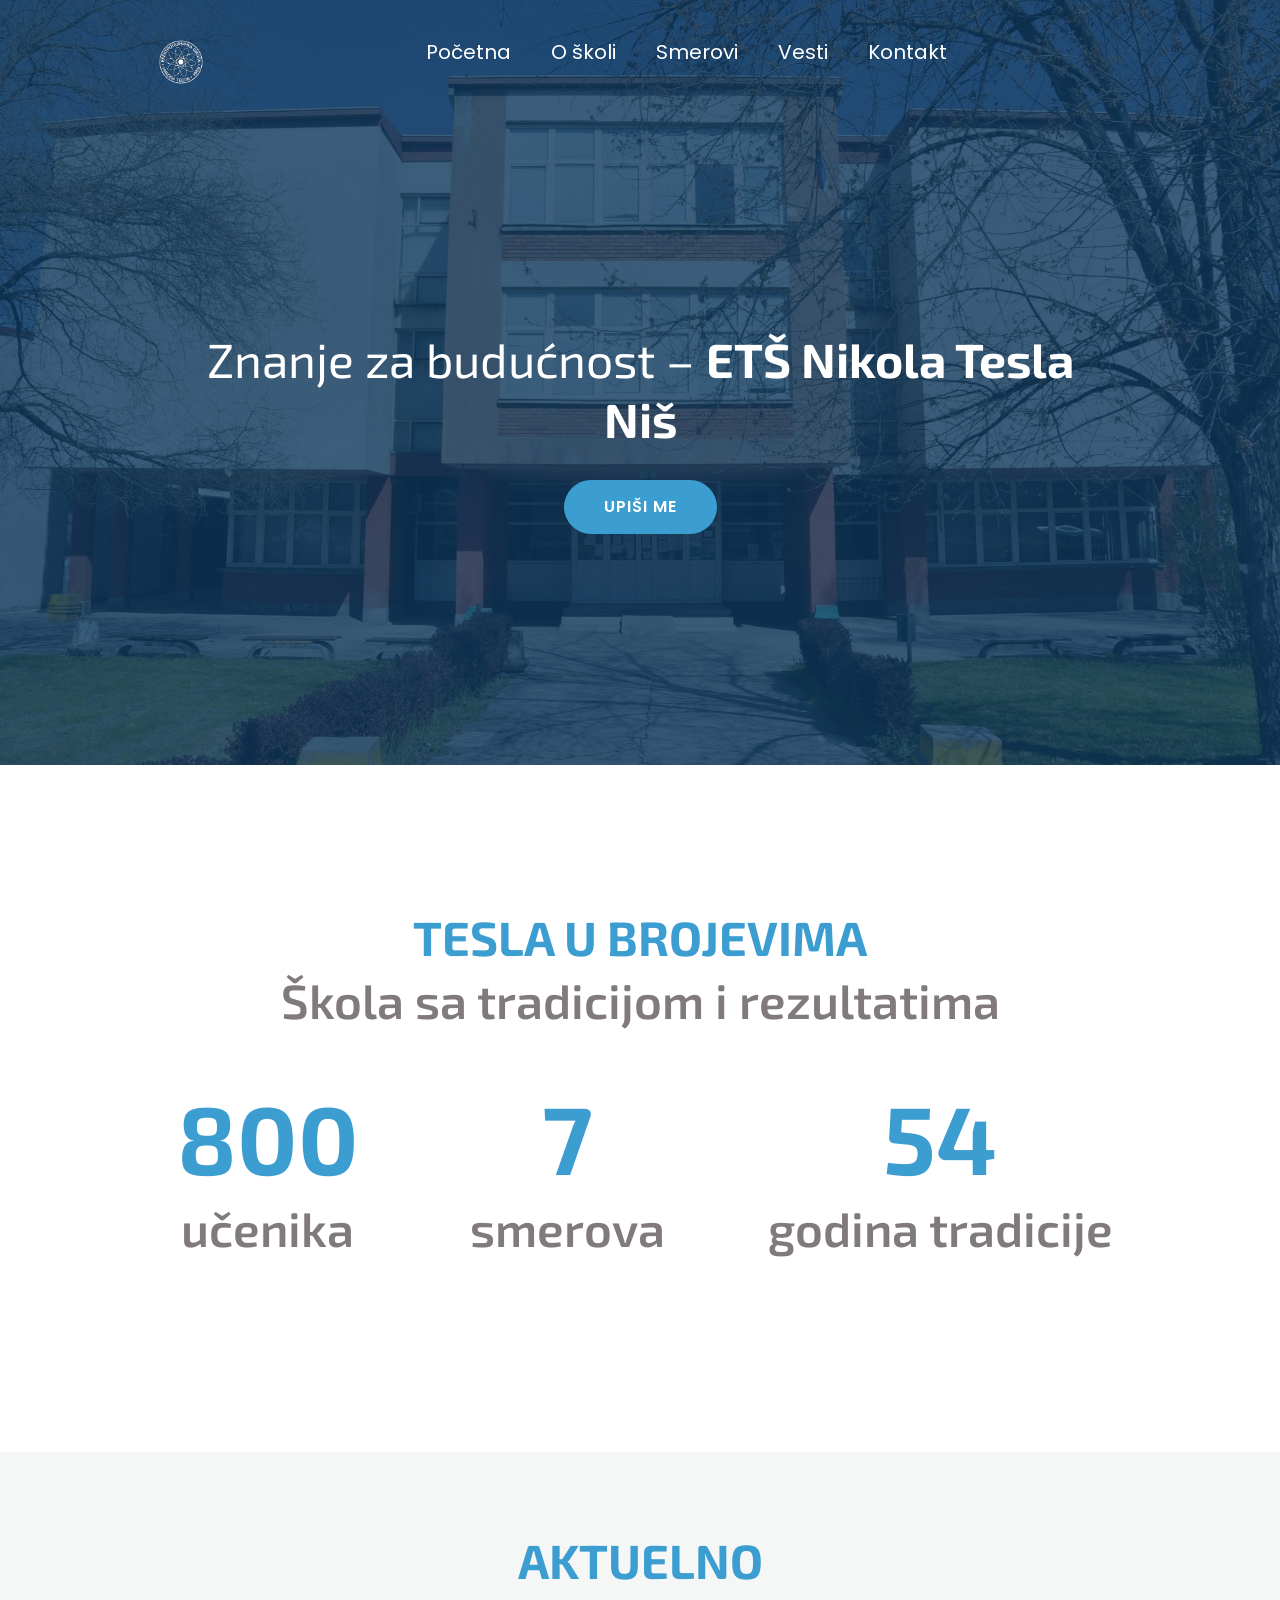
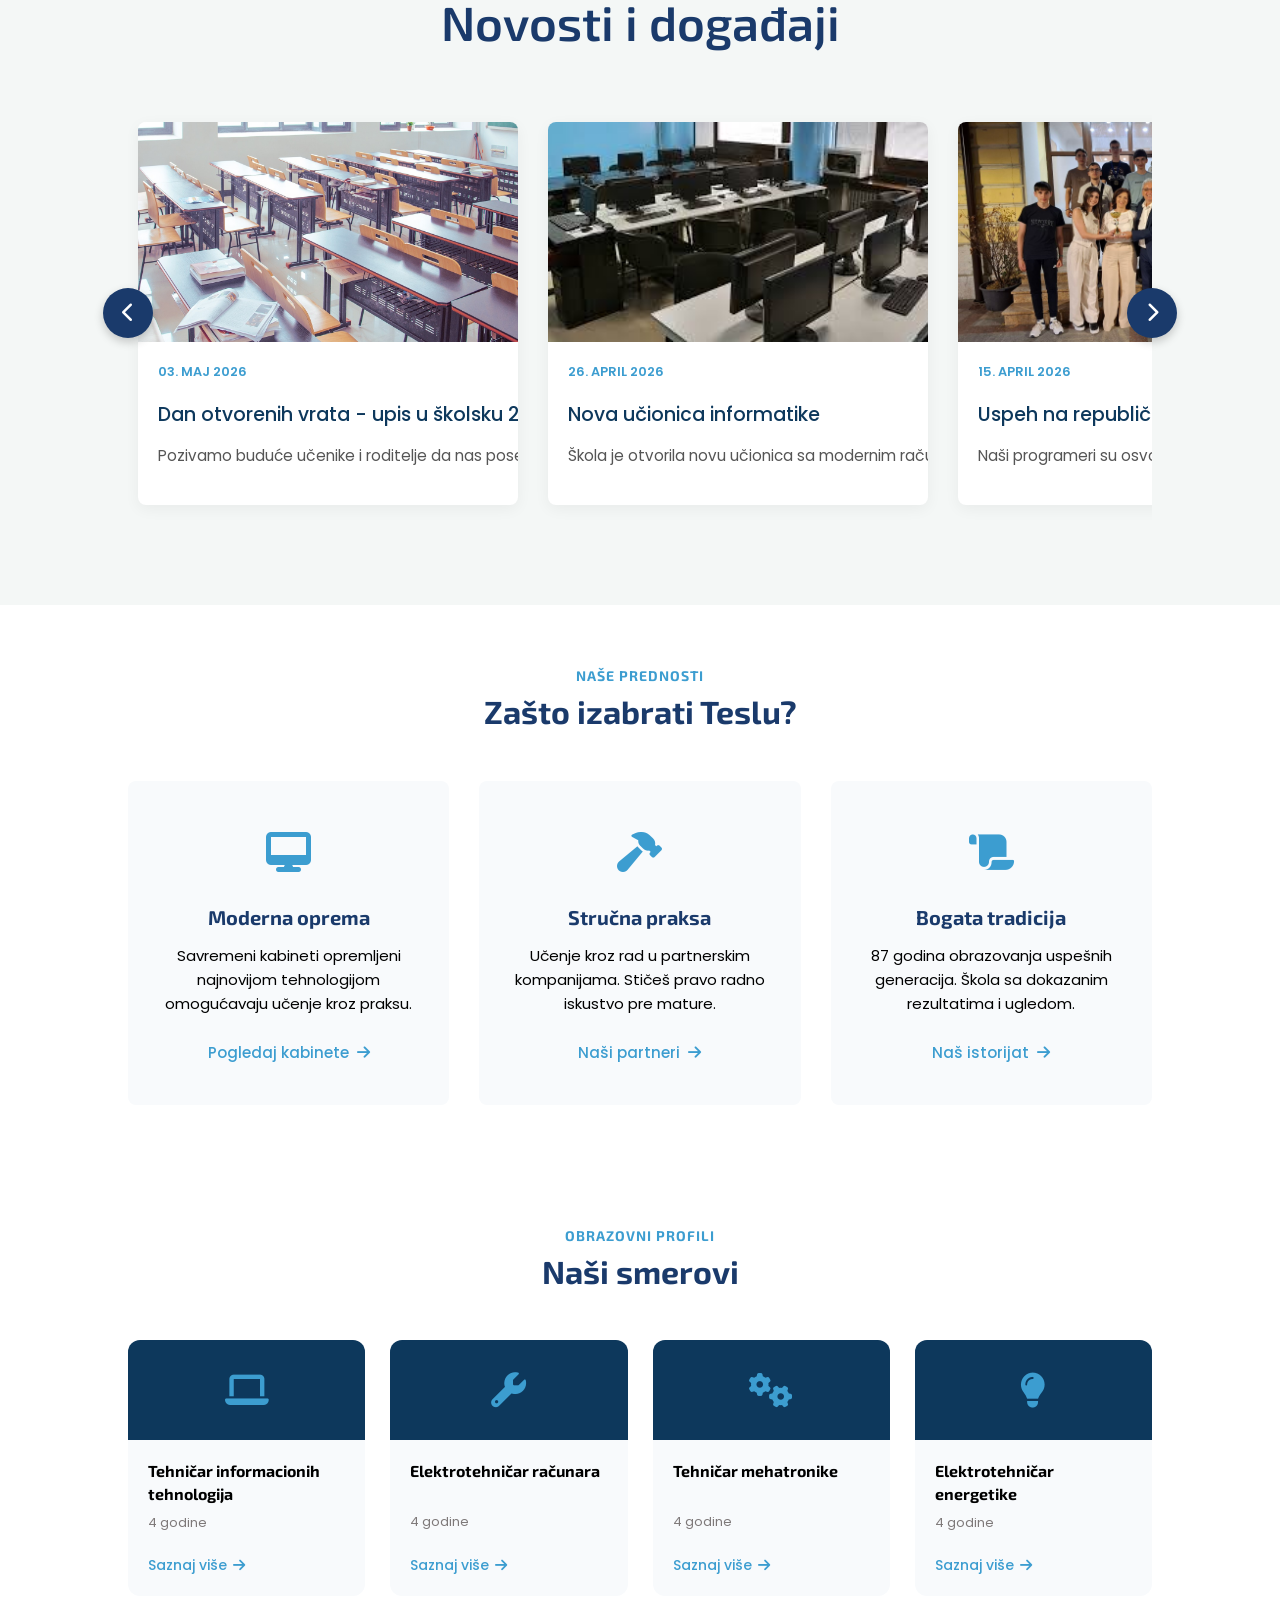
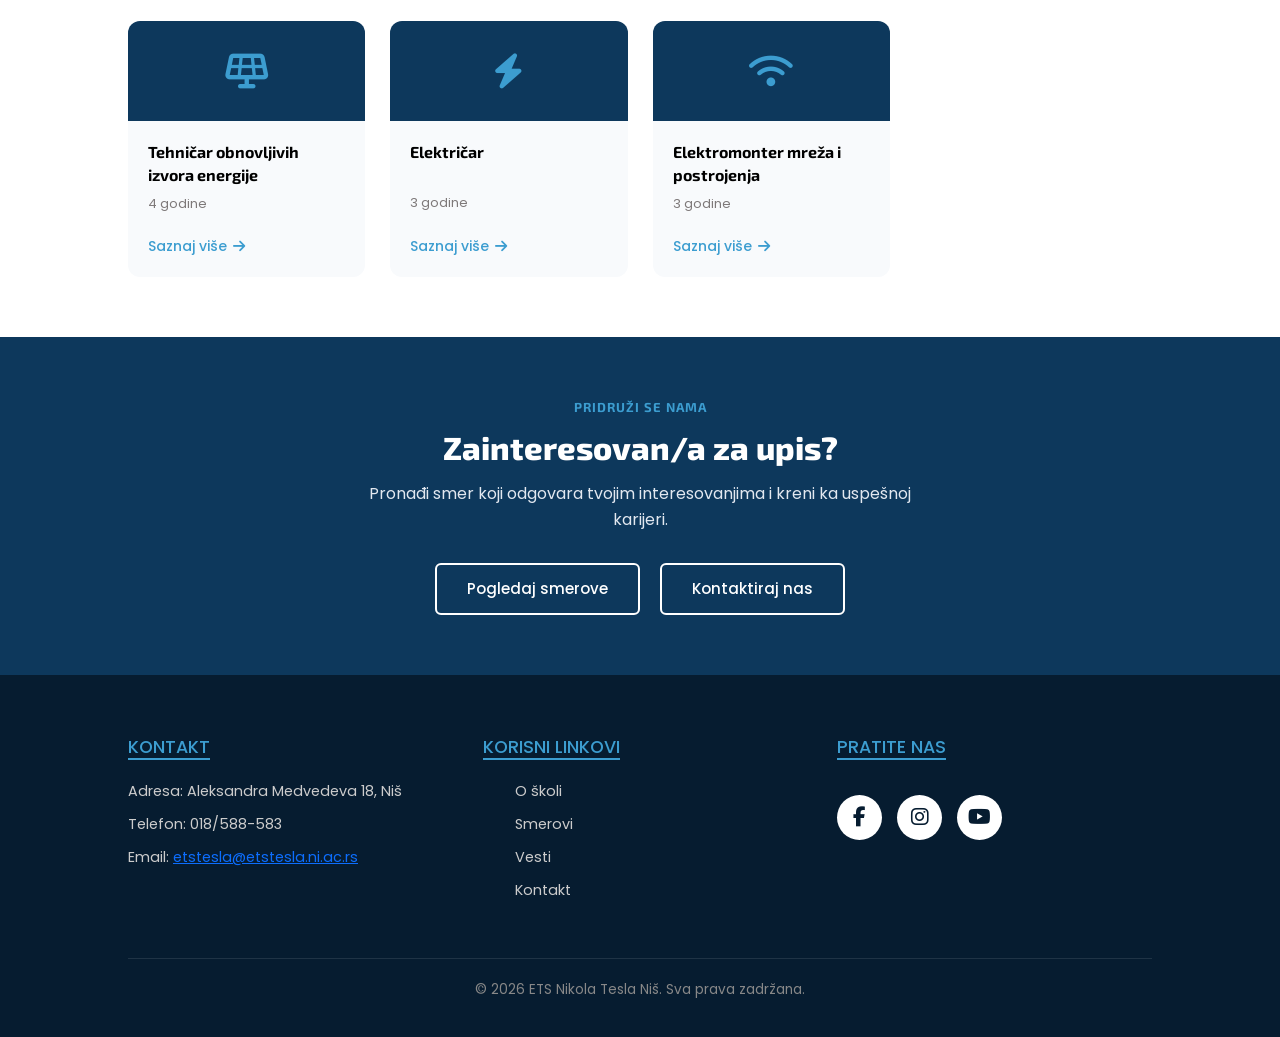
<file: index.html>
<!DOCTYPE html>
<html lang="en">
<head>
    <meta charset="UTF-8">
    <meta name="viewport" content="width=device-width, initial-scale=1.0">
    <title>ETŠ Nikola Tesla - Početna | Oficijalni sajt</title>
    <link href="https://cdn.jsdelivr.net/npm/bootstrap@5.3.3/dist/css/bootstrap.min.css" rel="stylesheet">
    <link rel="stylesheet" href="./CSS/style.css">
    <link rel="stylesheet" href="https://cdnjs.cloudflare.com/ajax/libs/font-awesome/6.4.0/css/all.min.css">
    <link rel="preconnect" href="https://fonts.googleapis.com">
    <link rel="preconnect" href="https://fonts.gstatic.com" crossorigin>
    <link href="https://fonts.googleapis.com/css2?family=Exo+2:ital,wght@0,100..900;1,100..900&family=Poppins:ital,wght@0,100;0,200;0,300;0,400;0,500;0,600;0,700;0,800;0,900&display=swap" rel="stylesheet">
    <link rel="shortcut icon" href="./Slike/Logo/logo.png" type="image/png">
</head>

<body>
    <header>
        <div class="navigacija">
            <a href="/index.html"><img src="./Slike/Logo/logo.png" alt="Logo Skole"></a>
            
            <ul class="d-none d-lg-flex">
                <li><a href="/index.html" class="aktivno">Početna</a></li>
                <li><a href="./HTML/onama.html">O školi</a></li>
                <li><a href="./HTML/smerovi.html">Smerovi</a></li>
                <li><a href="./HTML/vesti.html">Vesti</a></li>
                <li><a href="./HTML/kontakt.html" >Kontakt</a></li>
            </ul>

            <button class="hamburger-btn d-lg-none" id="otvori-meni">
                 <i class="fas fa-bars ms-1"></i>
            </button>
        </div>
    </header>

    <div id="fullscreen-meni" class="overlay-meni">
        <div class="overlay-top">
            <a href="/index.html"><img src="./Slike/Logo/logo.png" alt="Logo Skole"></a>
            <div class="zatvori-meni" id="zatvori-meni">
                <span>Close</span> <i class="fas fa-times"></i>
            </div>
        </div>
        
        <nav class="overlay-nav">
            <ul>
                <li><a href="/index.html" class="aktivno-overlay">Početna</a></li>
                <li><a href="./HTML/onama.html">O školi</a></li>
                <li><a href="./HTML/smerovi.html" class=>Smerovi</a></li>
                <li><a href="./HTML/vesti.html">Vesti</a></li>
                <li><a href="./HTML/kontakt.html" >Kontakt</a></li>
            </ul>
        </nav>
    </div>
        

    <div id="heropocetna">
        <div class="plavisloj">
            <h1>
                <span class="hero-regular">Znanje za budućnost –</span> 
                <span class="hero-bold">ETŠ Nikola Tesla Niš</span>
            </h1>
            <button id="UpisiMe">UPIŠI ME</button>
        </div>
    </div>

    <section id="brojevi-sekcija">
        <h2 class="brojevi-glavni-naslov">TESLA U BROJEVIMA</h2>
        <h3 class="brojevi-podnaslov">Škola sa tradicijom i rezultatima</h3>
        
        <div id="brojevi">
            <div class="kartica">
                <h2 id="brucenika">0</h2> <p>učenika</p>
            </div>
            <div class="kartica">
                <h2 id="brsmerova">0</h2> <p>smerova</p>
            </div>
            <div class="kartica">
                <h2 id="brgodina">0</h2> <p>godina tradicije</p>
            </div>
        </div>
    </section>

    <section id="vesti">
        <h2 class="vesti-glavni-naslov">AKTUELNO</h2> 
        <h3 class="vesti-podnaslov">Novosti i događaji</h3> 
        
        <div class="slajder-okvir">
            <button class="strelica-btn levo" id="prethodna-vest">
                <i class="fas fa-chevron-left"></i>
            </button>

            <div class="vesticontainer"> 
                <div class="vestikartica">
                    <img src="./Slike/Pocetna/skolskeklupe.jpg" alt="Skolske Klupe"> 
                    <p class="vest-datum">03. MAJ 2026</p> 
                    <h3>Dan otvorenih vrata - upis u školsku 2026/2027 godinu</h3>
                    <p class="vest-opis">Pozivamo buduće učenike i roditelje da nas posete</p> 
                </div>

                <div class="vestikartica"> 
                    <img src="./Slike/Pocetna/ucionicainformatike.jpg" alt="Ucionica Informatics"> 
                    <p class="vest-datum">26. APRIL 2026</p> 
                    <h3>Nova učionica informatike</h3> 
                    <p class="vest-opis">Škola je otvorila novu učionica sa modernim računarima</p> 
                </div>

                <div class="vestikartica">
                    <img src="./Slike/Vesti/Pocetna/IMG-201165f4d7abcb766be86a3e603582b0-V.jpg" alt="Uspeh na republickom takmicenju">
                    <p class="vest-datum">15. APRIL 2026</p>
                    <h3>Uspeh na republičkom takmičenju</h3>
                    <p class="vest-opis">Naši programeri su osvojili prvo mesto iz kodiranja</p>
                </div>

                <div class="vestikartica">
                    <img src="./Slike/Vesti/Pocetna/649215350_18083236289590489_2887284250395892476_n-700x450.jpg" alt="Projekat razmene">
                    <p class="vest-datum">02. APRIL 2026</p>
                    <h3>Međunarodni projekat razmene</h3>
                    <p class="vest-opis">Ugošćujemo profesore i učenike iz partnerskih škola Evrope</p>
                </div>
            </div>

            <button class="strelica-btn desno" id="sledeca-vest">
                <i class="fas fa-chevron-right"></i>
            </button>
        </div>
    </section>

    <section id="prednosti">
        <div class="sekcija-naslov">
            <p class="nadnaslov">NAŠE PREDNOSTI</p>
            <h2>Zašto izabrati Teslu?</h2>
        </div>

        <div class="prednosti-kontejner">
            <div class="prednost-kartica">
                <div class="kartica-ikona">
                    <i class="fas fa-desktop"></i>
                </div>
                <h3>Moderna oprema</h3>
                <p>Savremeni kabineti opremljeni najnovijom tehnologijom omogućavaju učenje kroz praksu.</p>
                <a href="./HTML/kabineti.html" class="kartica-link">Pogledaj kabinete <i class="fas fa-arrow-right"></i></a>
            </div>

            <div class="prednost-kartica">
                <div class="kartica-ikona">
                    <i class="fas fa-hammer"></i>
                </div>
                <h3>Stručna praksa</h3>
                <p>Učenje kroz rad u partnerskim kompanijama. Stičeš pravo radno iskustvo pre mature.</p>
                <a href="./HTML/partneri.html" class="kartica-link">Naši partneri <i class="fas fa-arrow-right"></i></a>
            </div>

            <div class="prednost-kartica">
                <div class="kartica-ikona">
                    <i class="fas fa-scroll"></i>
                </div>
                <h3>Bogata tradicija</h3>
                <p>87 godina obrazovanja uspešnih generacija. Škola sa dokazanim rezultatima i ugledom.</p>
                <a href="./HTML/onama.html" class="kartica-link">Naš istorijat <i class="fas fa-arrow-right"></i></a>
            </div>
        </div>
    </section>

    <section id="smerovi">
        <div class="sekcija-naslov">
            <p class="nadnaslov">OBRAZOVNI PROFILI</p>
            <h2>Naši smerovi</h2>
        </div>

        <div class="smerovi-grid">
            <div class="smer-kartica">
                <div class="smer-vrh">
                    <i class="fas fa-laptop"></i>
                </div>
                <div class="smer-telo">
                    <h4>Tehničar informacionih tehnologija</h4>
                    <p class="trajanje">4 godine</p>
                    <a href="./HTML/Smerovi/it.html" class="smer-link">Saznaj više <i class="fas fa-arrow-right"></i></a>
                </div>
            </div>

            <div class="smer-kartica">
                <div class="smer-vrh">
                    <i class="fas fa-wrench"></i>
                </div>
                <div class="smer-telo">
                    <h4>Elektrotehničar računara</h4>
                    <p class="trajanje">4 godine</p>
                    <a href="./HTML/Smerovi/etr.html" class="smer-link">Saznaj više <i class="fas fa-arrow-right"></i></a>
                </div>
            </div>

            <div class="smer-kartica">
                <div class="smer-vrh">
                    <i class="fas fa-cogs"></i>
                </div>
                <div class="smer-telo">
                    <h4>Tehničar mehatronike</h4>
                    <p class="trajanje">4 godine</p>
                    <a href="./HTML/Smerovi/tm.html" class="smer-link">Saznaj više <i class="fas fa-arrow-right"></i></a>
                </div>
            </div>

            <div class="smer-kartica">
                <div class="smer-vrh">
                    <i class="fas fa-lightbulb"></i>
                </div>
                <div class="smer-telo">
                    <h4>Elektrotehničar energetike</h4>
                    <p class="trajanje">4 godine</p>
                    <a href="./HTML/Smerovi/ee.html" class="smer-link">Saznaj više <i class="fas fa-arrow-right"></i></a>
                </div>
            </div>

            <div class="smer-kartica">
                <div class="smer-vrh">
                    <i class="fas fa-solar-panel"></i>
                </div>
                <div class="smer-telo">
                    <h4>Tehničar obnovljivih izvora energije</h4>
                    <p class="trajanje">4 godine</p>
                    <a href="./HTML/Smerovi/toie.html" class="smer-link">Saznaj više <i class="fas fa-arrow-right"></i></a>
                </div>
            </div>

            <div class="smer-kartica">
                <div class="smer-vrh">
                    <i class="fas fa-bolt"></i>
                </div>
                <div class="smer-telo">
                    <h4>Električar</h4>
                    <p class="trajanje">3 godine</p>
                    <a href="./HTML/Smerovi/e.html" class="smer-link">Saznaj više <i class="fas fa-arrow-right"></i></a>
                </div>
            </div>

            <div class="smer-kartica">
                <div class="smer-vrh">
                    <i class="fas fa-wifi"></i>
                </div>
                <div class="smer-telo">
                    <h4>Elektromonter mreža i postrojenja</h4>
                    <p class="trajanje">3 godine</p>
                    <a href="./HTML/Smerovi/emip.html" class="smer-link">Saznaj više <i class="fas fa-arrow-right"></i></a>
                </div>
            </div>
        </div>
    </section>

    <section id="poziv-upis">
        <p class="cta-nadnaslov">PRIDRUŽI SE NAMA</p>
        <h2>Zainteresovan/a za upis?</h2>
        <p class="cta-tekst">Pronađi smer koji odgovara tvojim interesovanjima i kreni ka uspešnoj karijeri.</p>
        <div class="cta-dugmad">
            <a href="./HTML/smerovi.html" class="cta-btn">Pogledaj smerove</a>
            <a href="./HTML/kontakt.html" class="cta-btn prozirno">Kontaktiraj nas</a>
        </div>
    </section>

    <footer>
        <div class="footer">
            <div>
                <h3>Kontakt</h3>
                <p>Adresa: Aleksandra Medvedeva 18, Niš</p>
                <p>Telefon: 018/588-583</p>
                <p>Email: <a href="mailto:etstesla@etstesla.ni.ac.rs" target="_blank">etstesla@etstesla.ni.ac.rs</a></p>
            </div>
            <div id="korisnilinkovi">
                <h3>Korisni linkovi</h3>
                <ul>
                    <li><a href="./HTML/onama.html">O školi</a></li>
                    <li><a href="./HTML/smerovi.html">Smerovi</a></li>
                    <li><a href="./HTML/vesti.html">Vesti</a></li>
                    <li><a href="./HTML/kontakt.html">Kontakt</a></li>
                </ul>
            </div>

            <div id="socijalnemreze">
                <h3>Pratite nas</h3>
                <div class="mreze-kontejner">
                    <a class="krug-mreza" href="https://www.facebook.com/teslaets" target="_blank" >
                        <i class="fab fa-facebook-f"></i>
                    </a>
                    <a class="krug-mrezaig" href="https://www.instagram.com/etstesla/" target="_blank" >
                        <i class="fab fa-instagram"></i>
                    </a>
                    <a class="krug-mrezayt" href="https://www.youtube.com/@mediaetsnikolatesla492" target="_blank" >
                        <i class="fab fa-youtube"></i>
                    </a>
                </div>
            </div>
        </div>
        <p class="copyright">© 2026 ETS Nikola Tesla Niš. Sva prava zadržana.</p>
    </footer>

    <div id="Modal" class="ModalPozadina">
        <div class="ModalSadrzaj">
            <h3 id="ZatvoriModal" class="ZatvoriIks">&times;</h3>
            <h2>Kako se upisati?</h2>
            <ul>
                <li>Položi završni ispit</li>
                <li>Prijavi se na <a href="https://mojasrednjaskola.gov.rs" target="_blank">mojasrednjaskola.gov.rs</a></li>
                <li>Unesi šifru smera kojeg želiš da upišeš</li>
                <li>Čekaj rezultate</li>
            </ul>
        </div>
    </div>

    <script src="https://cdn.jsdelivr.net/npm/bootstrap@5.3.3/dist/js/bootstrap.bundle.min.js"></script>
    <script src="./JS/script.js"></script>
    <script src="./JS/index.js"></script>
</body>
</html>
</file>
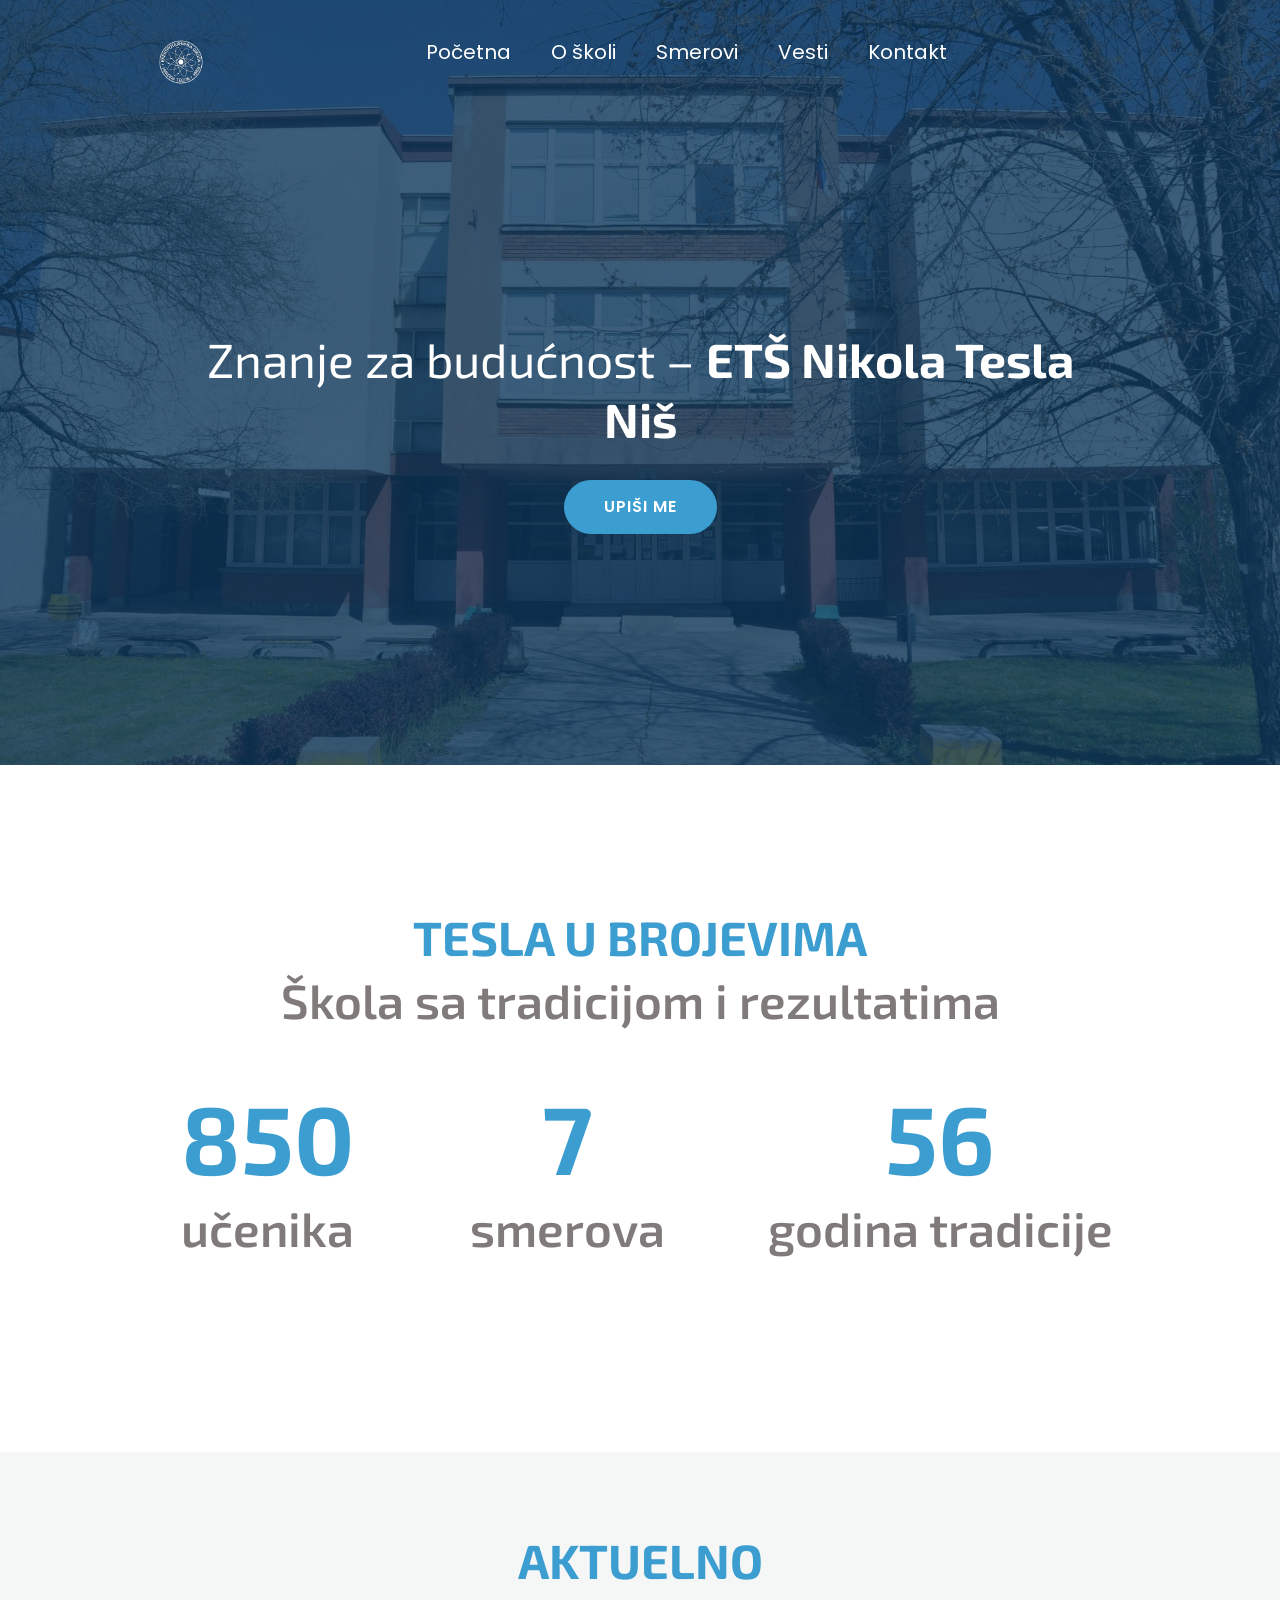
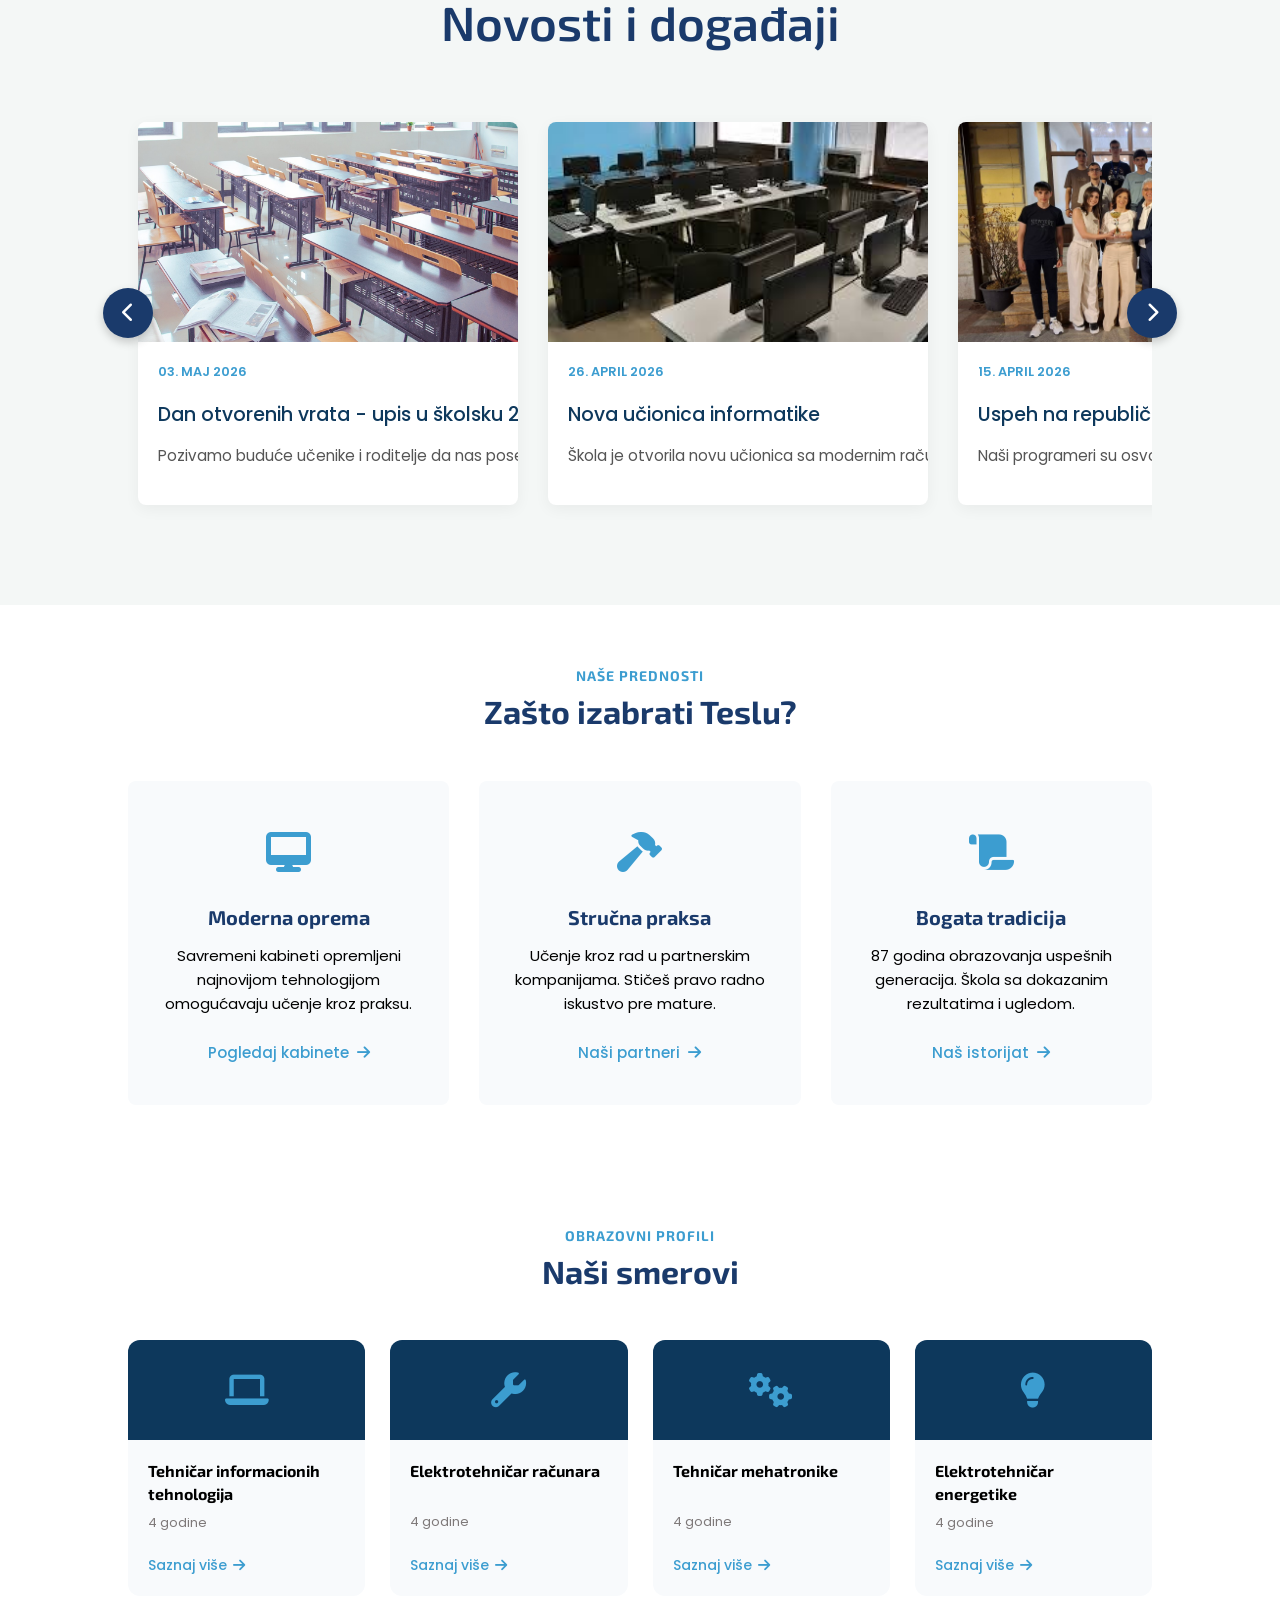
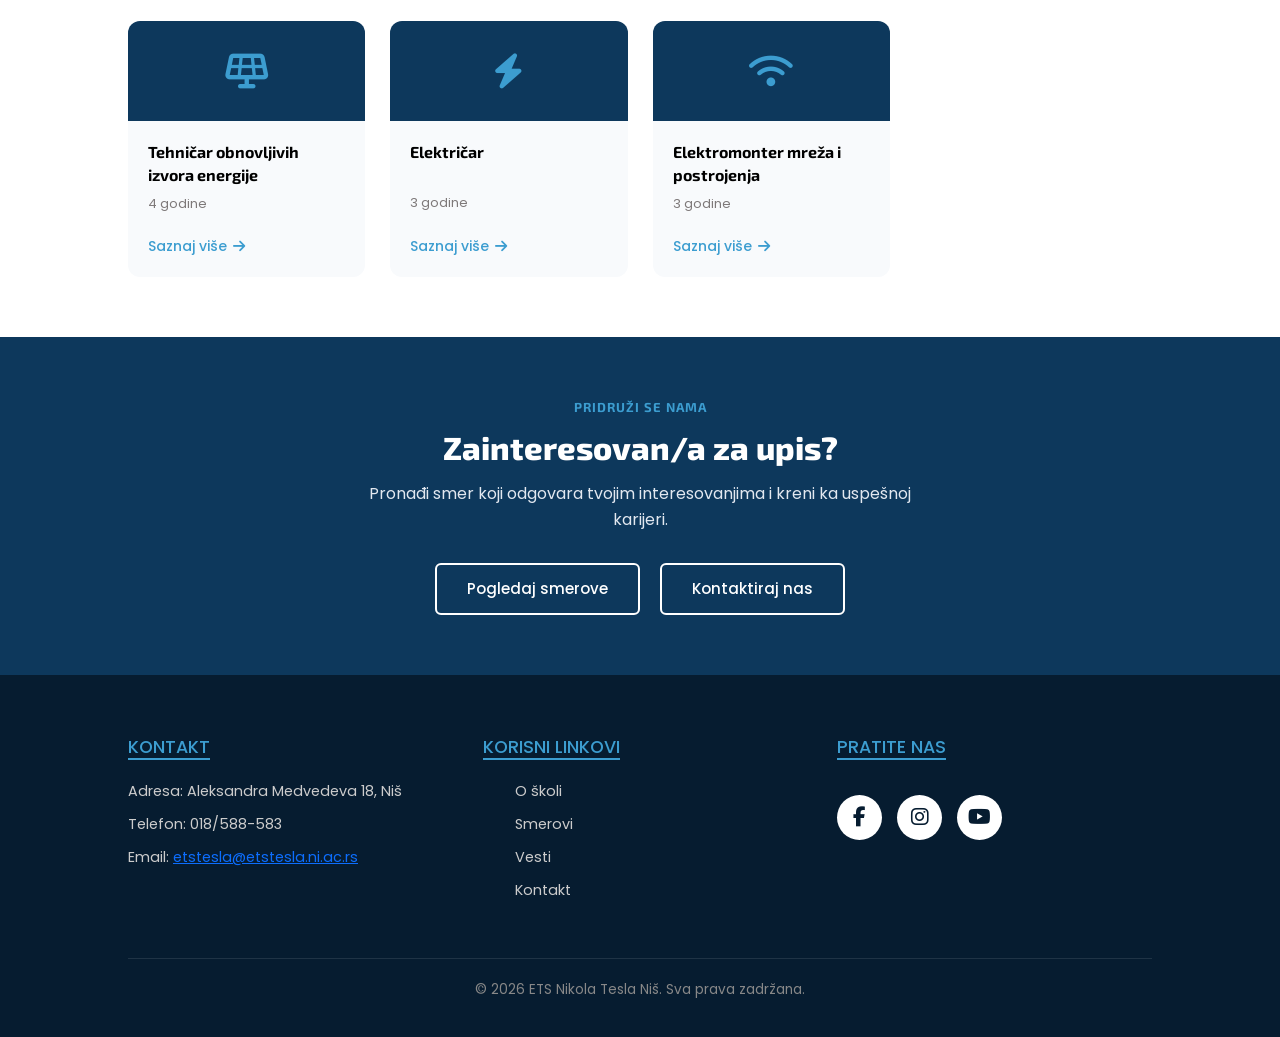
<file: HTML/index.html>
<!DOCTYPE html>
<html lang="en">
<head>
    <meta charset="UTF-8">
    <meta name="viewport" content="width=device-width, initial-scale=1.0">
    <title>ETŠ Nikola Tesla - Početna | Oficijalni sajt</title>
    <link href="https://cdn.jsdelivr.net/npm/bootstrap@5.3.3/dist/css/bootstrap.min.css" rel="stylesheet">
    <link rel="stylesheet" href="../CSS/style.css">
    <link rel="stylesheet" href="https://cdnjs.cloudflare.com/ajax/libs/font-awesome/6.4.0/css/all.min.css">
    <link rel="preconnect" href="https://fonts.googleapis.com">
    <link rel="preconnect" href="https://fonts.gstatic.com" crossorigin>
    <link href="https://fonts.googleapis.com/css2?family=Exo+2:ital,wght@0,100..900;1,100..900&family=Poppins:ital,wght@0,100;0,200;0,300;0,400;0,500;0,600;0,700;0,800;0,900&display=swap" rel="stylesheet">
    <link rel="shortcut icon" href="../Slike/Logo/images-removebg-preview (2) (1).png" type="image/x-icon">
</head>

<body>
    <header>
        <div class="navigacija">
            <a href="../HTML/index.html"><img src="../Slike/Logo/images-removebg-preview (2) (1).png" alt="Logo Skole"></a>
            
            <ul class="d-none d-lg-flex">
                <li><a href="./index.html" class="aktivno">Početna</a></li>
                <li><a href="./onama.html">O školi</a></li>
                <li><a href="./smerovi.html">Smerovi</a></li>
                <li><a href="./vesti.html">Vesti</a></li>
                <li><a href="./kontakt.html" >Kontakt</a></li>
            </ul>

            <button class="hamburger-btn d-lg-none" id="otvori-meni">
                 <i class="fas fa-bars ms-1"></i>
            </button>
        </div>
    </header>

    <div id="fullscreen-meni" class="overlay-meni">
        <div class="overlay-top">
            <a href="../HTML/index.html"><img src="../Slike/Logo/images-removebg-preview (2) (1).png" alt="Logo Skole"></a>
            <div class="zatvori-meni" id="zatvori-meni">
                <span>Close</span> <i class="fas fa-times"></i>
            </div>
        </div>
        
        <nav class="overlay-nav">
            <ul>
                <li><a href="./index.html" class="aktivno-overlay">Početna</a></li>
                <li><a href="./onama.html">O školi</a></li>
                <li><a href="./smerovi.html" class=>Smerovi</a></li>
                <li><a href="./vesti.html">Vesti</a></li>
                <li><a href="./kontakt.html" >Kontakt</a></li>
            </ul>
        </nav>
    </div>
        

    <div id="heropocetna">
        <div class="plavisloj">
            <h1>
                <span class="hero-regular">Znanje za budućnost –</span> 
                <span class="hero-bold">ETŠ Nikola Tesla Niš</span>
            </h1>
            <button id="UpisiMe">UPIŠI ME</button>
        </div>
    </div>

    <section id="brojevi-sekcija">
        <h2 class="brojevi-glavni-naslov">TESLA U BROJEVIMA</h2>
        <h3 class="brojevi-podnaslov">Škola sa tradicijom i rezultatima</h3>
        
        <div id="brojevi">
            <div class="kartica">
                <h2 id="brucenika">0</h2> <p>učenika</p>
            </div>
            <div class="kartica">
                <h2 id="brsmerova">0</h2> <p>smerova</p>
            </div>
            <div class="kartica">
                <h2 id="brgodina">0</h2> <p>godina tradicije</p>
            </div>
        </div>
    </section>

    <section id="vesti">
        <h2 class="vesti-glavni-naslov">AKTUELNO</h2> 
        <h3 class="vesti-podnaslov">Novosti i događaji</h3> 
        
        <div class="slajder-okvir">
            <button class="strelica-btn levo" id="prethodna-vest">
                <i class="fas fa-chevron-left"></i>
            </button>

            <div class="vesticontainer"> 
                <div class="vestikartica"> 
                    <img src="../Slike/Pocetna/skolskeklupe.jpg" alt="Skolske Klupe"> 
                    <p class="vest-datum">03. MAJ 2026</p> 
                    <h3>Dan otvorenih vrata - upis u školsku 2026/2027 godinu</h3>
                    <p class="vest-opis">Pozivamo buduće učenike i roditelje da nas posete</p> 
                </div>

                <div class="vestikartica"> 
                    <img src="../Slike/Pocetna/ucionicainformatike.jpg" alt="Ucionica Informatics"> 
                    <p class="vest-datum">26. APRIL 2026</p> 
                    <h3>Nova učionica informatike</h3> 
                    <p class="vest-opis">Škola je otvorila novu učionica sa modernim računarima</p> 
                </div>

                <div class="vestikartica">
                    <img src="../Slike/Vesti/Pocetna/IMG-201165f4d7abcb766be86a3e603582b0-V.jpg" alt="Uspeh na republickom takmicenju">
                    <p class="vest-datum">15. APRIL 2026</p>
                    <h3>Uspeh na republičkom takmičenju</h3>
                    <p class="vest-opis">Naši programeri su osvojili prvo mesto iz kodiranja</p>
                </div>

                <div class="vestikartica">
                    <img src="../Slike/Vesti/Pocetna/649215350_18083236289590489_2887284250395892476_n-700x450.jpg" alt="Projekat razmene">
                    <p class="vest-datum">02. APRIL 2026</p>
                    <h3>Međunarodni projekat razmene</h3>
                    <p class="vest-opis">Ugošćujemo profesore i učenike iz partnerskih škola Evrope</p>
                </div>
            </div>

            <button class="strelica-btn desno" id="sledeca-vest">
                <i class="fas fa-chevron-right"></i>
            </button>
        </div>
    </section>

    <section id="prednosti">
        <div class="sekcija-naslov">
            <p class="nadnaslov">NAŠE PREDNOSTI</p>
            <h2>Zašto izabrati Teslu?</h2>
        </div>

        <div class="prednosti-kontejner">
            <div class="prednost-kartica">
                <div class="kartica-ikona">
                    <i class="fas fa-desktop"></i>
                </div>
                <h3>Moderna oprema</h3>
                <p>Savremeni kabineti opremljeni najnovijom tehnologijom omogućavaju učenje kroz praksu.</p>
                <a href="/HTML/kabineti.html" class="kartica-link">Pogledaj kabinete <i class="fas fa-arrow-right"></i></a>
            </div>

            <div class="prednost-kartica">
                <div class="kartica-ikona">
                    <i class="fas fa-hammer"></i>
                </div>
                <h3>Stručna praksa</h3>
                <p>Učenje kroz rad u partnerskim kompanijama. Stičeš pravo radno iskustvo pre mature.</p>
                <a href="../HTML/partneri.html" class="kartica-link">Naši partneri <i class="fas fa-arrow-right"></i></a>
            </div>

            <div class="prednost-kartica">
                <div class="kartica-ikona">
                    <i class="fas fa-scroll"></i>
                </div>
                <h3>Bogata tradicija</h3>
                <p>87 godina obrazovanja uspešnih generacija. Škola sa dokazanim rezultatima i ugledom.</p>
                <a href="../HTML/onama.html" class="kartica-link">Naš istorijat <i class="fas fa-arrow-right"></i></a>
            </div>
        </div>
    </section>

    <section id="smerovi">
        <div class="sekcija-naslov">
            <p class="nadnaslov">OBRAZOVNI PROFILI</p>
            <h2>Naši smerovi</h2>
        </div>

        <div class="smerovi-grid">
            <div class="smer-kartica">
                <div class="smer-vrh">
                    <i class="fas fa-laptop"></i>
                </div>
                <div class="smer-telo">
                    <h4>Tehničar informacionih tehnologija</h4>
                    <p class="trajanje">4 godine</p>
                    <a href="./Smerovi/it.html" class="smer-link">Saznaj više <i class="fas fa-arrow-right"></i></a>
                </div>
            </div>

            <div class="smer-kartica">
                <div class="smer-vrh">
                    <i class="fas fa-wrench"></i>
                </div>
                <div class="smer-telo">
                    <h4>Elektrotehničar računara</h4>
                    <p class="trajanje">4 godine</p>
                    <a href="./Smerovi/etr.html" class="smer-link">Saznaj više <i class="fas fa-arrow-right"></i></a>
                </div>
            </div>

            <div class="smer-kartica">
                <div class="smer-vrh">
                    <i class="fas fa-cogs"></i>
                </div>
                <div class="smer-telo">
                    <h4>Tehničar mehatronike</h4>
                    <p class="trajanje">4 godine</p>
                    <a href="./Smerovi/tm.html" class="smer-link">Saznaj više <i class="fas fa-arrow-right"></i></a>
                </div>
            </div>

            <div class="smer-kartica">
                <div class="smer-vrh">
                    <i class="fas fa-lightbulb"></i>
                </div>
                <div class="smer-telo">
                    <h4>Elektrotehničar energetike</h4>
                    <p class="trajanje">4 godine</p>
                    <a href="./Smerovi/ee.html" class="smer-link">Saznaj više <i class="fas fa-arrow-right"></i></a>
                </div>
            </div>

            <div class="smer-kartica">
                <div class="smer-vrh">
                    <i class="fas fa-solar-panel"></i>
                </div>
                <div class="smer-telo">
                    <h4>Tehničar obnovljivih izvora energije</h4>
                    <p class="trajanje">4 godine</p>
                    <a href="./Smerovi/toie.html" class="smer-link">Saznaj više <i class="fas fa-arrow-right"></i></a>
                </div>
            </div>

            <div class="smer-kartica">
                <div class="smer-vrh">
                    <i class="fas fa-bolt"></i>
                </div>
                <div class="smer-telo">
                    <h4>Električar</h4>
                    <p class="trajanje">3 godine</p>
                    <a href="./Smerovi/e.html" class="smer-link">Saznaj više <i class="fas fa-arrow-right"></i></a>
                </div>
            </div>

            <div class="smer-kartica">
                <div class="smer-vrh">
                    <i class="fas fa-wifi"></i>
                </div>
                <div class="smer-telo">
                    <h4>Elektromonter mreža i postrojenja</h4>
                    <p class="trajanje">3 godine</p>
                    <a href="./Smerovi/emip.html" class="smer-link">Saznaj više <i class="fas fa-arrow-right"></i></a>
                </div>
            </div>
        </div>
    </section>

    <section id="poziv-upis">
        <p class="cta-nadnaslov">PRIDRUŽI SE NAMA</p>
        <h2>Zainteresovan/a za upis?</h2>
        <p class="cta-tekst">Pronađi smer koji odgovara tvojim interesovanjima i kreni ka uspešnoj karijeri.</p>
        <div class="cta-dugmad">
            <a href="./smerovi.html" class="cta-btn">Pogledaj smerove</a>
            <a href="/HTML/kontakt.html" class="cta-btn prozirno">Kontaktiraj nas</a>
        </div>
    </section>

    <footer>
        <div class="footer">
            <div>
                <h3>Kontakt</h3>
                <p>Adresa: Aleksandra Medvedeva 18, Niš</p>
                <p>Telefon: 018/588-583</p>
                <p>Email: <a href="mailto:etstesla@etstesla.ni.ac.rs" target="_blank">etstesla@etstesla.ni.ac.rs</a></p>
            </div>
            <div id="korisnilinkovi">
                <h3>Korisni linkovi</h3>
                <ul>
                    <li><a href="onama.html">O školi</a></li>
                    <li><a href="smerovi.html">Smerovi</a></li>
                    <li><a href="vesti.html">Vesti</a></li>
                    <li><a href="/HTML/kontakt.html">Kontakt</a></li>
                </ul>
            </div>

            <div id="socijalnemreze">
                <h3>Pratite nas</h3>
                <div class="mreze-kontejner">
                    <a class="krug-mreza" href="https://www.facebook.com/teslaets" target="_blank" >
                        <i class="fab fa-facebook-f"></i>
                    </a>
                    <a class="krug-mrezaig" href="https://www.instagram.com/etstesla/" target="_blank" >
                        <i class="fab fa-instagram"></i>
                    </a>
                    <a class="krug-mrezayt" href="https://www.youtube.com/@mediaetsnikolatesla492" target="_blank" >
                        <i class="fab fa-youtube"></i>
                    </a>
                </div>
            </div>
        </div>
        <p class="copyright">© 2026 ETS Nikola Tesla Niš. Sva prava zadržana.</p>
    </footer>

    <div id="Modal" class="ModalPozadina">
        <div class="ModalSadrzaj">
            <h3 id="ZatvoriModal" class="ZatvoriIks">&times;</h3>
            <h2>Kako se upisati?</h2>
            <ul>
                <li>Položi završni ispit</li>
                <li>Prijavi se na <a href="https://mojasrednjaskola.gov.rs" target="_blank">mojasrednjaskola.gov.rs</a></li>
                <li>Unesi šifru smera kojeg želiš da upišeš</li>
                <li>Čekaj rezultate</li>
            </ul>
        </div>
    </div>

    <script src="https://cdn.jsdelivr.net/npm/bootstrap@5.3.3/dist/js/bootstrap.bundle.min.js"></script>
    <script src="../JS/script.js"></script>
    <script src="../JS/index.js"></script>
</body>
</html>
</file>
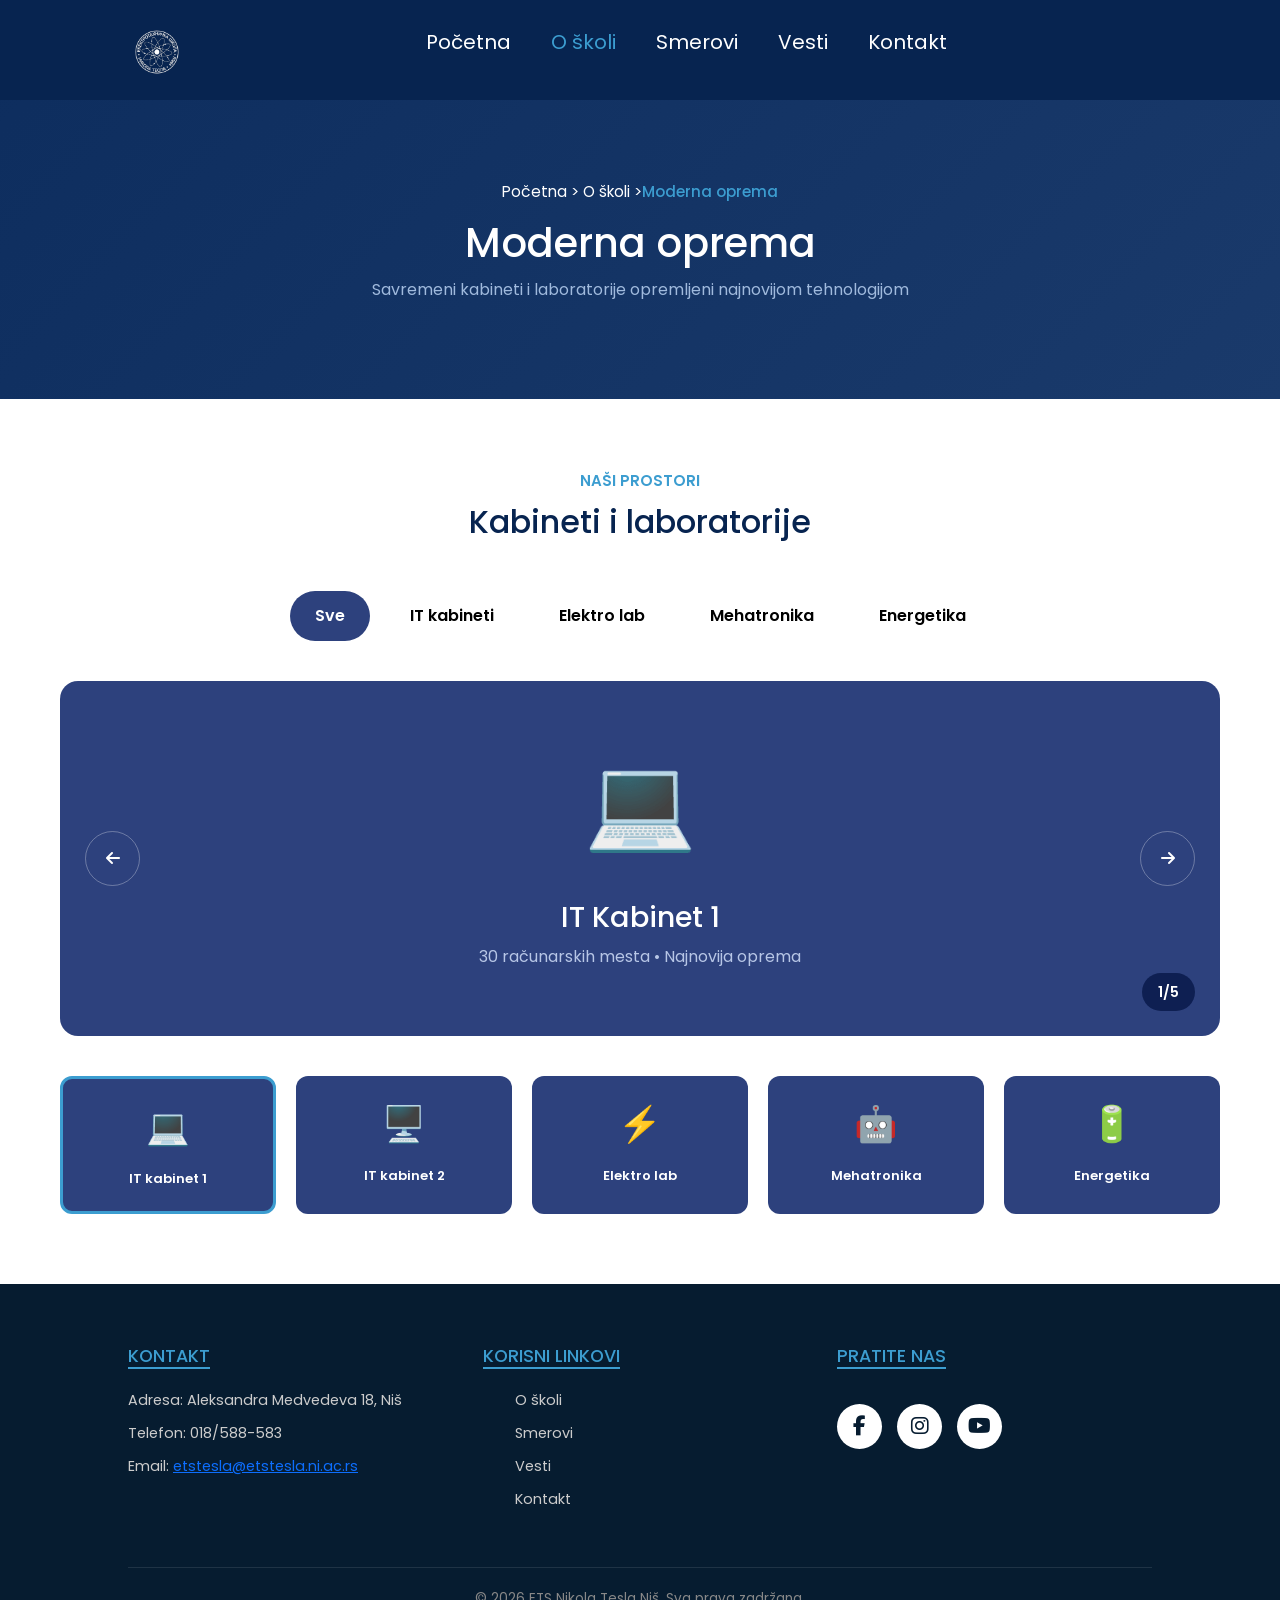
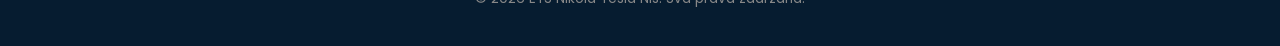
<file: HTML/kabineti.html>
<!DOCTYPE html>
<html lang="en">
<head>
    
    <meta charset="UTF-8">
    <meta name="viewport" content="width=device-width, initial-scale=1.0">
    <title>ETŠ Nikola Tesla - Kabineti | Oficijalni sajt</title>
    <link href="https://cdn.jsdelivr.net/npm/bootstrap@5.3.3/dist/css/bootstrap.min.css" rel="stylesheet">
    <link rel="stylesheet" href="../CSS/kabinetistyle.css">
    <link rel="stylesheet" href="https://cdnjs.cloudflare.com/ajax/libs/font-awesome/6.4.0/css/all.min.css">

    <link rel="preconnect" href="https://fonts.googleapis.com">
    <link rel="preconnect" href="https://fonts.gstatic.com" crossorigin>
    <link href="https://fonts.googleapis.com/css2?family=Exo+2:ital,wght@0,100..900;1,100..900&family=Poppins:ital,wght@0,100;0,200;0,300;0,400;0,500;0,600;0,700;0,800;0,900;1,100;1,200;1,300;1,400;1,500;1,600;1,700;1,800;1,900&display=swap" rel="stylesheet">
    <link rel="shortcut icon" href="../Slike/Logo/logo.png" type="image/png">

    </head>

<body>

    <header>
        <div class="navigacija">
            <a href="/index.html"><img src="../Slike/Logo/logo.png" alt="Logo Skole"></a>
            
            <ul class="d-none d-lg-flex">
                <li><a href="/index.html" >Početna</a></li>
                <li><a href="/HTML/onama.html" class="aktivno">O školi</a></li>
                <li><a href="/HTML/smerovi.html">Smerovi</a></li>
                <li><a href="/HTML/vesti.html">Vesti</a></li>
                <li><a href="/HTML/kontakt.html" >Kontakt</a></li>
            </ul>

            <button class="hamburger-btn d-lg-none" id="otvori-meni">
                 <i class="fas fa-bars ms-1"></i>
            </button>
        </div>
    </header>

    <div id="fullscreen-meni" class="overlay-meni">
        <div class="overlay-top">
            <a href="/index.html"><img src="../Slike/Logo/logo.png" alt="Logo Skole"></a>
            <div class="zatvori-meni" id="zatvori-meni">
                <span>Close</span> <i class="fas fa-times"></i>
            </div>
        </div>
        
        <nav class="overlay-nav">
            <ul>
                <li><a href="/index.html" >Početna</a></li>
                <li><a href="/HTML/onama.html" class="aktivno-overlay">O školi</a></li>
                <li><a href="/HTML/smerovi.html" class=>Smerovi</a></li>
                <li><a href="/HTML/vesti.html">Vesti</a></li>
                <li><a href="/HTML/kontakt.html" >Kontakt</a></li>
            </ul>
        </nav>
    </div>

    <!-- HERO SEKCIJA -->
<div class="oprema-hero">
    <div class="oprema-hero-sadrzaj">
        <p class="breadcrumb">Početna &gt; O školi &gt; <span>Moderna oprema</span></p>
        <h1>Moderna oprema</h1>
        <p class="hero-podnaslov">Savremeni kabineti i laboratorije opremljeni najnovijom tehnologijom</p>
    </div>
</div>

<main class="oprema-glavna-sekcija">
    <div class="oprema-kontejner">

        <!-- NASLOV -->
        <div class="oprema-naslov">
            <span class="oprema-tag">NAŠI PROSTORI</span>
            <h2>Kabineti i laboratorije</h2>
        </div>

        <!-- FILTERI -->
        <div class="filter-dugmad">
            <button class="filter aktivan" data-filter="sve">Sve</button>
            <button class="filter" data-filter="it">IT kabineti</button>
            <button class="filter" data-filter="elektro">Elektro lab</button>
            <button class="filter" data-filter="mehatronika">Mehatronika</button>
            <button class="filter" data-filter="energetika">Energetika</button>
        </div>

        <!-- GLAVNI SLIDER -->
        <div class="slider-kontejner">

            <button class="strelica levo" id="prethodni">
                <i class="fas fa-arrow-left"></i>
            </button>

            <div class="slider-sadrzaj">

                <div class="slider-ikona" id="sliderIkona">
                    💻
                </div>

                <div class="slider-info">
                    <h3 id="sliderNaslov">IT Kabinet 1</h3>
                    <p id="sliderOpis">
                        30 računarskih mesta • Najnovija oprema
                    </p>
                </div>

                <div class="brojac" id="brojac">
                    1/5
                </div>

            </div>

            <button class="strelica desno" id="sledeci">
                <i class="fas fa-arrow-right"></i>
            </button>

        </div>

        <!-- MINI KARTICE -->
        <div class="mini-kartice">

            <div class="mini-kartica aktivna-kartica" data-index="0">
                <div class="mini-ikona">💻</div>
                <span>IT kabinet 1</span>
            </div>

            <div class="mini-kartica" data-index="1">
                <div class="mini-ikona">🖥️</div>
                <span>IT kabinet 2</span>
            </div>

            <div class="mini-kartica" data-index="2">
                <div class="mini-ikona">⚡</div>
                <span>Elektro lab</span>
            </div>

            <div class="mini-kartica" data-index="3">
                <div class="mini-ikona">🤖</div>
                <span>Mehatronika</span>
            </div>

            <div class="mini-kartica" data-index="4">
                <div class="mini-ikona">🔋</div>
                <span>Energetika</span>
            </div>

        </div>

    </div>
</main>

<footer>
        <div class="footer">
            <div>
                <h3>Kontakt</h3>
                <p>Adresa: Aleksandra Medvedeva 18, Niš</p>
                <p>Telefon: 018/588-583</p>
                <p>Email: <a href="mailto:etstesla@etstesla.ni.ac.rs" target="_blank">etstesla@etstesla.ni.ac.rs</a></p>
            </div>
            <div id="korisnilinkovi">
                <h3>Korisni linkovi</h3>
                <ul>
                    <li><a href="/HTML/onama.html">O školi</a></li>
                    <li><a href="/HTML/smerovi.html">Smerovi</a></li>
                    <li><a href="/HTML/vesti.html">Vesti</a></li>
                    <li><a href="/HTML/kontakt.html">Kontakt</a></li>
                </ul>
            </div>

            <div id="socijalnemreze">
    <h3>Pratite nas</h3>
    
    <div class="mreze-kontejner">
        <a class="krug-mreza" href="https://www.facebook.com/teslaets" target="_blank" >
            <i class="fab fa-facebook-f"></i>
        </a>
        <a class="krug-mrezaig" href="https://www.instagram.com/etstesla/" target="_blank" >
            <i class="fab fa-instagram"></i>
        </a>
        <a class="krug-mrezayt" href="https://www.youtube.com/@mediaetsnikolatesla492" target="_blank" >
            <i class="fab fa-youtube"></i>
        </a>
    </div>
</div>
        </div>
        <p class="copyright">© 2026 ETS Nikola Tesla Niš. Sva prava zadržana.</p>
    </footer>

    <script src="https://cdn.jsdelivr.net/npm/bootstrap@5.3.3/dist/js/bootstrap.bundle.min.js"></script>
    <script src="../JS/script.js"></script>
    <script src="../JS/kabineti.js"></script>
</body>
</html>
</file>
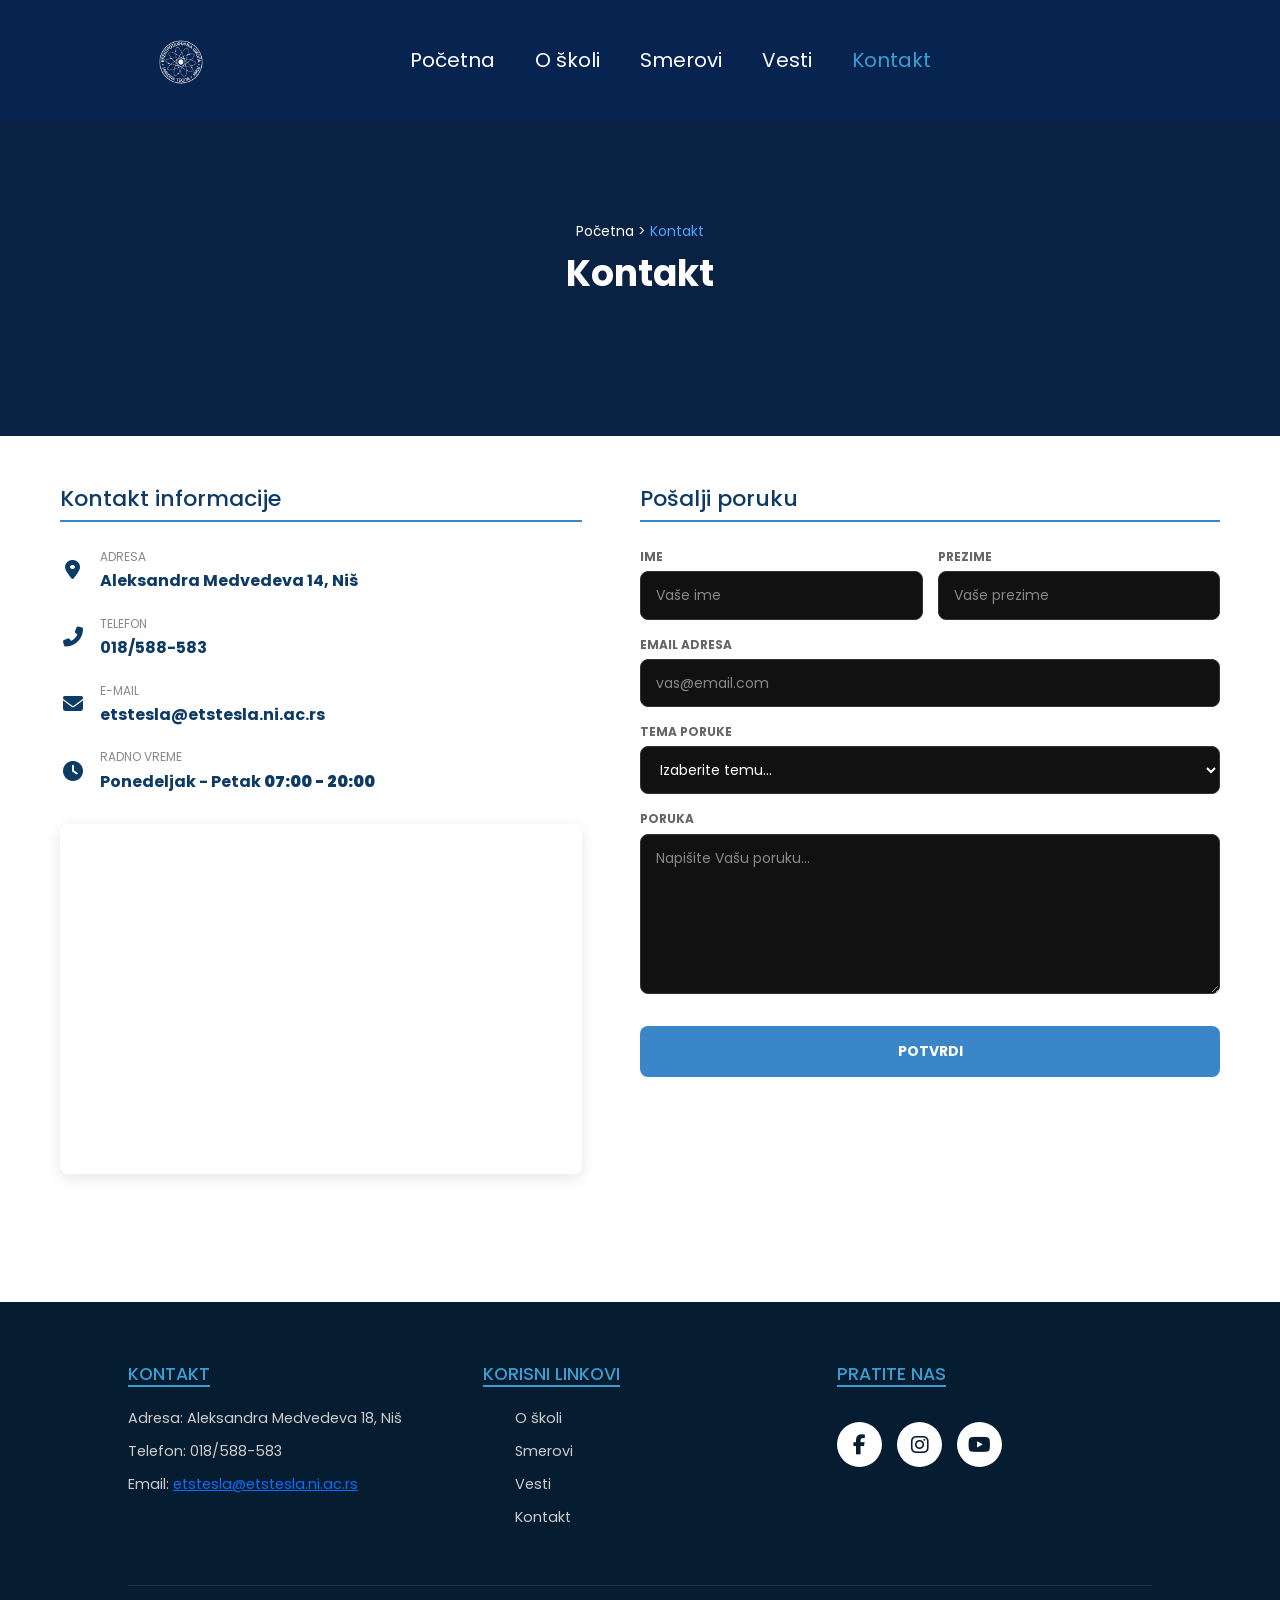
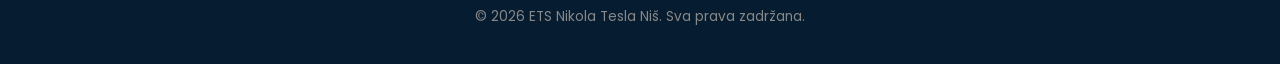
<file: HTML/kontakt.html>
<!DOCTYPE html>
<html lang="sr">
<head>
    <meta charset="UTF-8">
    <meta name="viewport" content="width=device-width, initial-scale=1.0">
    <title>ETŠ Nikola Tesla - Kontakt | Oficijalni sajt</title>
    <link href="https://cdn.jsdelivr.net/npm/bootstrap@5.3.3/dist/css/bootstrap.min.css" rel="stylesheet">
    <link rel="stylesheet" href="../CSS/kontaktstyle.css">
    <link rel="stylesheet" href="https://cdnjs.cloudflare.com/ajax/libs/font-awesome/6.4.0/css/all.min.css">

    <link rel="preconnect" href="https://fonts.googleapis.com">
    <link rel="preconnect" href="https://fonts.gstatic.com" crossorigin>
    <link href="https://fonts.googleapis.com/css2?family=Exo+2:ital,wght@0,100..900;1,100..900&family=Poppins:ital,wght@0,100;0,200;0,300;0,400;0,500;0,600;0,700;0,800;0,900;1,100;1,200;1,300;1,400;1,500;1,600;1,700;1,800;1,900&display=swap" rel="stylesheet">
    <link rel="shortcut icon" href="../Slike/Logo/logo.png" type="image/png">
</head>
<body>

    <header>
        <div class="navigacija">
            <a href="/index.html"><img src="../Slike/Logo/logo.png" alt="Logo Skole"></a>
            
            <ul class="d-none d-lg-flex">
                <li><a href="/index.html">Početna</a></li>
                <li><a href="/HTML/onama.html">O školi</a></li>
                <li><a href="/HTML/smerovi.html">Smerovi</a></li>
                <li><a href="/HTML/vesti.html">Vesti</a></li>
                <li><a href="/HTML/kontakt.html" class="aktivno">Kontakt</a></li>
            </ul>

            <button class="hamburger-btn d-lg-none" id="otvori-meni">
         <i class="fas fa-bars ms-1"></i>
            </button>
        </div>
    </header>

    <div id="fullscreen-meni" class="overlay-meni">
        <div class="overlay-top">
            <a href="/index.html"><img src="../Slike/Logo/logo.png" alt="Logo Skole"></a>
            <div class="zatvori-meni" id="zatvori-meni">
                <span>Close</span> <i class="fas fa-times"></i>
            </div>
        </div>
        
        <nav class="overlay-nav">
            <ul>
                <li><a href="/index.html">Početna</a></li>
                <li><a href="/HTML/onama.html">O školi</a></li>
                <li><a href="/HTML/smerovi.html">Smerovi</a></li>
                <li><a href="/HTML/vesti.html">Vesti</a></li>
                <li><a href="/HTML/kontakt.html" class="aktivno-overlay">Kontakt</a></li>
            </ul>
        </nav>
    </div>

    <div class="kontakt-hero">
        <p class="breadcrumbs">Početna > <strong>Kontakt</strong></p>
        <h1>Kontakt</h1>
    </div>

    <div class="kontakt-glavni-kontejner">
        
        <div class="kontakt-kolona-info">
            <h2 class="kontakt-sekcija-naslov">Kontakt informacije</h2>
            
            <div class="info-lista">
                <div class="info-stavka">
                    <i class="fas fa-map-marker-alt ikonica-kontakt"></i>
                    <div class="info-tekst">
                        <p class="info-labela">Adresa</p>
                        <p class="info-vrednost">Aleksandra Medvedeva 14, Niš</p>
                    </div>
                </div>

                <div class="info-stavka">
                    <i class="fas fa-phone-alt ikonica-kontakt"></i>
                    <div class="info-tekst">
                        <p class="info-labela">Telefon</p>
                        <p class="info-vrednost"><a href="tel:018588583">018/588-583</a></p>
                    </div>
                </div>

                <div class="info-stavka">
                    <i class="fas fa-envelope ikonica-kontakt"></i>
                    <div class="info-tekst">
                        <p class="info-labela">E-mail</p>
                        <p class="info-vrednost"><a href="mailto:etstesla@etstesla.ni.ac.rs">etstesla@etstesla.ni.ac.rs</a></p>
                    </div>
                </div>

                <div class="info-stavka">
                    <i class="fas fa-clock ikonica-kontakt"></i>
                    <div class="info-tekst">
                        <p class="info-labela">Radno vreme</p>
                        <p class="info-vrednost">Ponedeljak - Petak <strong>07:00 - 20:00</strong></p>
                    </div>
                </div>
            </div>

            <div class="kontakt-mapa">
                <iframe 
                 src="https://www.google.com/maps/embed?pb=!1m18!1m12!1m3!1d2902.1397441589133!2d21.89297617663242!3d43.3328120734005!2m3!1f0!2f0!3f0!3m2!1i1024!2i768!4f13.1!3m3!1m2!1s0x4755b0a33c2a3811%3A0xa97f2122616f73e9!2sAleksandra%20Medvedeva%2018%2C%20Ni%C5%A1!5e0!3m2!1ssr!2srs!4v1715978400000!5m2!1ssr!2srs" 
                 width="100%" 
                 height="350" 
                 style="border:0;" 
                 allowfullscreen="" 
                 loading="lazy" 
                 referrerpolicy="no-referrer-when-downgrade">
                </iframe>
            </div>
        </div>

        <div class="kontakt-kolona-forma">
            <h2 class="kontakt-sekcija-naslov">Pošalji poruku</h2>
            
            <form class="kontakt-forma" id="kontaktForma" action="#" method="POST">
                <div class="forma-red-dva">
                    <div class="forma-grupa">
                        <p class="oznaka-polja">IME</p>
                        <input type="text" id="ime" name="ime" placeholder="Vaše ime" required>
                    </div>
                    <div class="forma-grupa">
                        <p class="oznaka-polja">PREZIME</p>
                        <input type="text" id="prezime" name="prezime" placeholder="Vaše prezime" required>
                    </div>
                </div>

                <div class="forma-grupa">
                    <p class="oznaka-polja">EMAIL ADRESA</p>
                    <input type="email" id="email" name="email" placeholder="vas@email.com" required>
                </div>

                <div class="forma-grupa">
                    <p class="oznaka-polja">TEMA PORUKE</p>
                    <select id="tema" name="tema" required>
                        <option value="" disabled selected>Izaberite temu...</option>
                        <option value="upis">Upis učenika</option>
                        <option value="smerovi">Informacije o smerovima</option>
                        <option value="opste">Opšta pitanja</option>
                        <option value="nasilje">Prijavite nasilje</option>
                        <option value="partner">Kako postati partner?</option>
                    </select>
                </div>

                <div class="forma-grupa">
                    <p class="oznaka-polja">PORUKA</p>
                    <textarea id="poruka" name="poruka" rows="6" placeholder="Napišite Vašu poruku..." required></textarea>
                </div>

                <button type="submit" class="btn-potvrdi">POTVRDI</button>
            </form>
        </div>
    </div>

    <div class="toast-container position-fixed bottom-0 end-0 p-3" style="z-index: 11000;">
        <div id="uspehToast" class="toast align-items-center text-white bg-success border-0" role="alert" aria-live="assertive" aria-atomic="true">
            <div class="d-flex">
                <div class="toast-body py-3 fs-6">
                    <i class="fas fa-check-circle me-2"></i> Poruka je uspešno poslata!
                </div>
                <button type="button" class="btn-close btn-close-white m-auto me-2" data-bs-dismiss="toast" aria-label="Close"></button>
            </div>
        </div>
    </div>

    <footer>
        <div class="footer">
            <div>
                <h3>Kontakt</h3>
                <p>Adresa: Aleksandra Medvedeva 18, Niš</p>
                <p>Telefon: 018/588-583</p>
                <p>Email: <a href="mailto:etstesla@etstesla.ni.ac.rs" target="_blank">etstesla@etstesla.ni.ac.rs</a></p>
            </div>
            <div id="korisnilinkovi">
                <h3>Korisni linkovi</h3>
                <ul>
                    <li><a href="/HTML/onama.html">O školi</a></li>
                    <li><a href="/HTML/smerovi.html">Smerovi</a></li>
                    <li><a href="/HTML/vesti.html">Vesti</a></li>
                    <li><a href="/HTML/kontakt.html">Kontakt</a></li>
                </ul>
            </div>

            <div id="socijalnemreze">
                <h3>Pratite nas</h3>
                <div class="mreze-kontejner">
                    <a class="krug-mreza" href="https://www.facebook.com/teslaets" target="_blank">
                        <i class="fab fa-facebook-f"></i>
                    </a>
                    <a class="krug-mrezaig" href="https://www.instagram.com/etstesla/" target="_blank">
                        <i class="fab fa-instagram"></i>
                    </a>
                    <a class="krug-mrezayt" href="https://www.youtube.com/@mediaetsnikolatesla492" target="_blank">
                        <i class="fab fa-youtube"></i>
                    </a>
                </div>
            </div>
        </div>
        <p class="copyright">© 2026 ETS Nikola Tesla Niš. Sva prava zadržana.</p>
    </footer>

    <script src="https://cdn.jsdelivr.net/npm/bootstrap@5.3.3/dist/js/bootstrap.bundle.min.js"></script>
    <script src="../JS/script.js"></script>
    <script src="../JS/kontakt.js"></script>
</body>
</html>
</file>
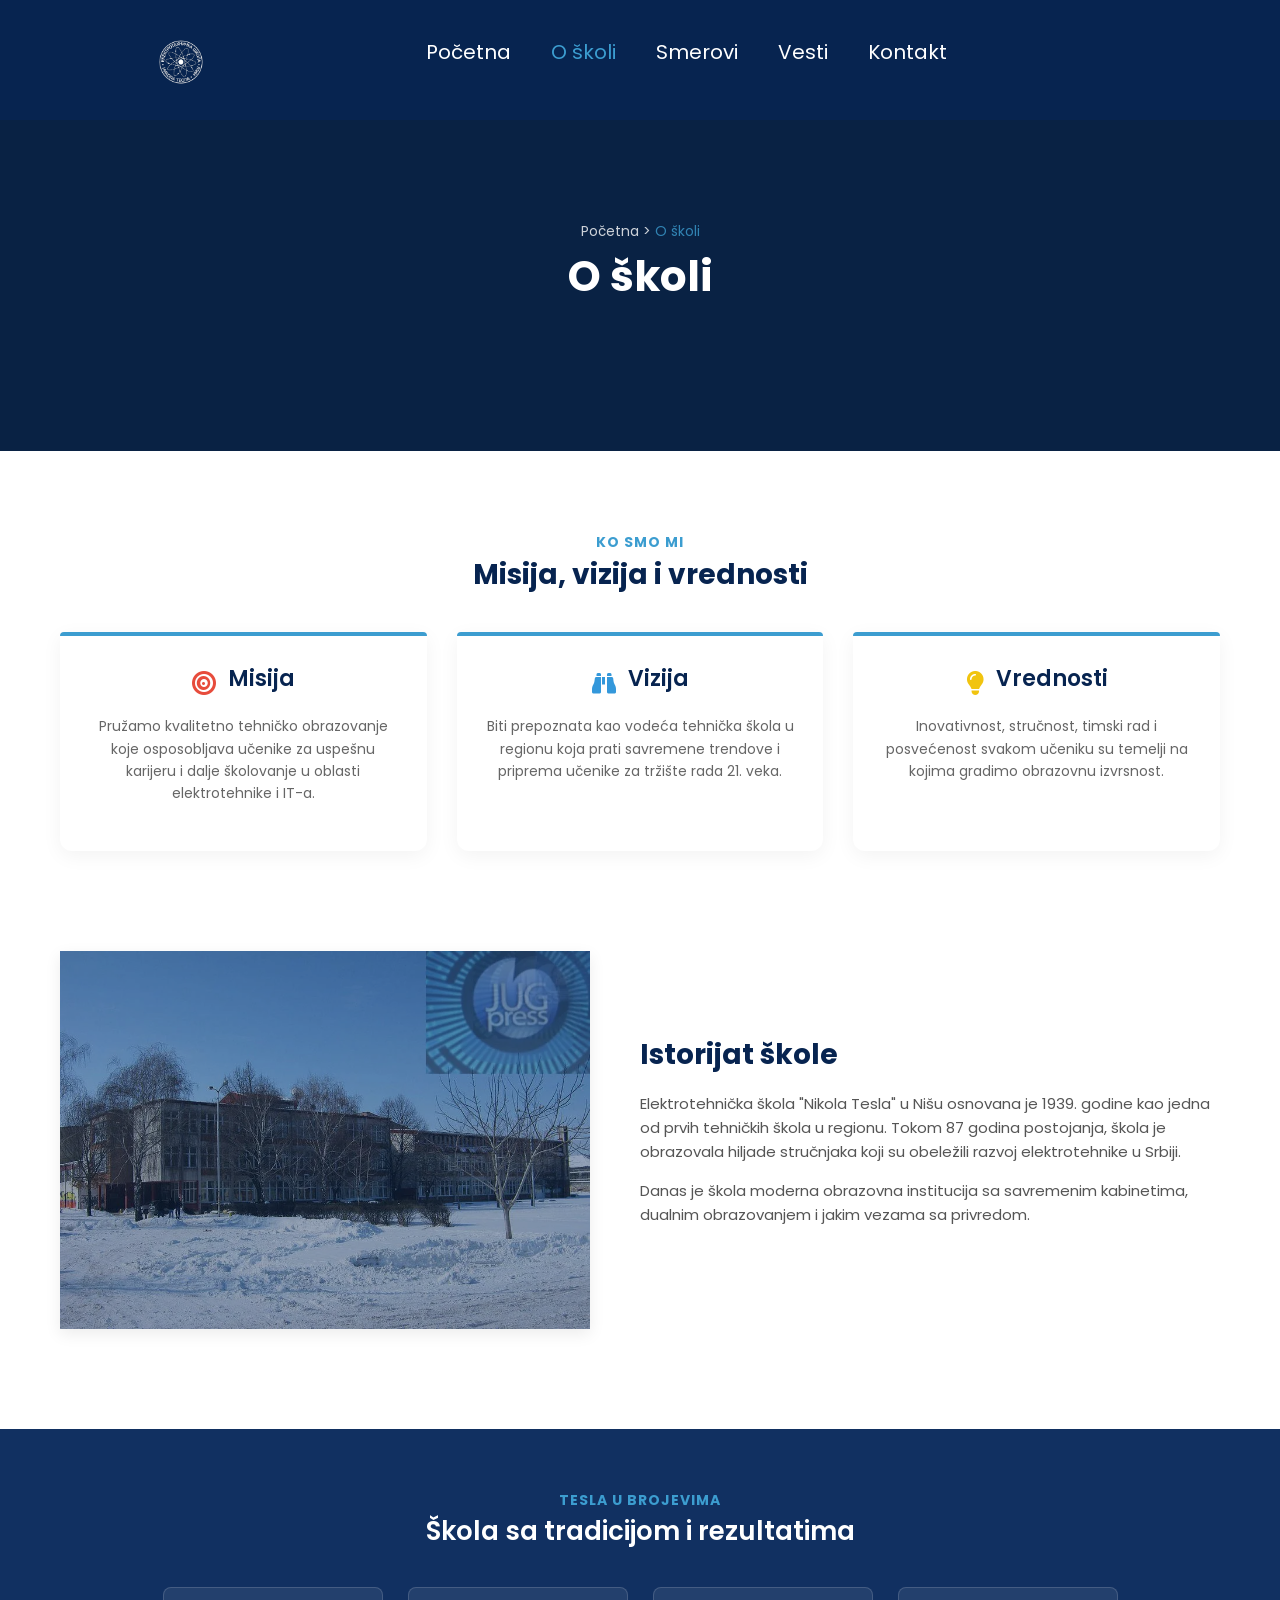
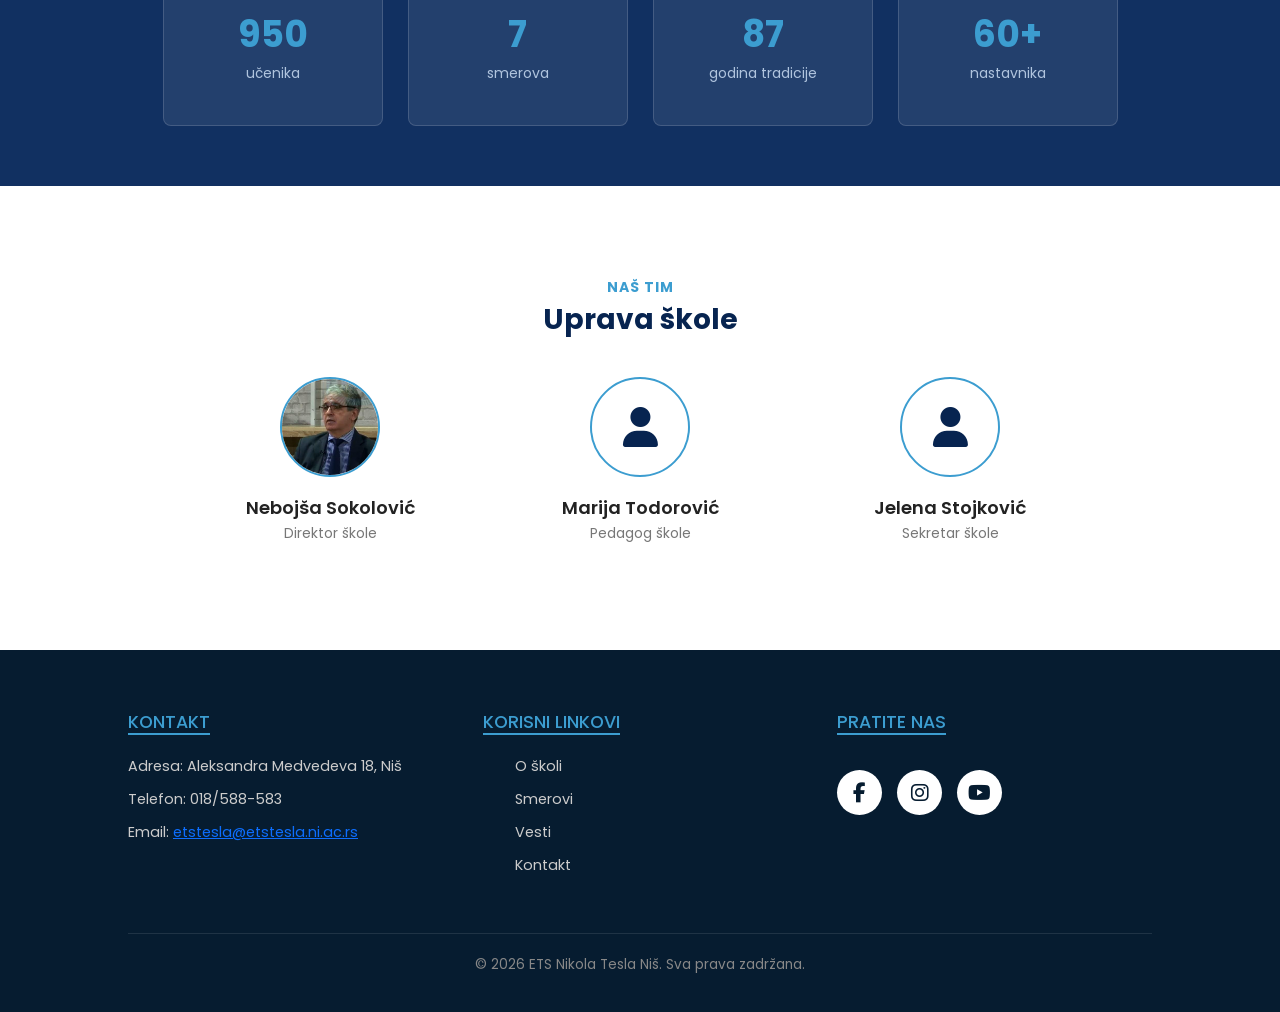
<file: HTML/onama.html>
<!DOCTYPE html>
<html lang="en">
<head>
    <meta charset="UTF-8">
    <meta name="viewport" content="width=device-width, initial-scale=1.0">
    <title>ETŠ Nikola Tesla - O školi | Oficijalni sajt</title>
    <link href="https://cdn.jsdelivr.net/npm/bootstrap@5.3.3/dist/css/bootstrap.min.css" rel="stylesheet">
    <link rel="stylesheet" href="../CSS/onama.css">
    <link rel="stylesheet" href="https://cdnjs.cloudflare.com/ajax/libs/font-awesome/6.4.0/css/all.min.css">
    <link rel="preconnect" href="https://fonts.googleapis.com">
    <link rel="preconnect" href="https://fonts.gstatic.com" crossorigin>
    <link href="https://fonts.googleapis.com/css2?family=Poppins:wght@300;400;500;600;700;800&display=swap" rel="stylesheet">
    <link rel="shortcut icon" href="../Slike/Logo/logo.png" type="image/png">
</head>
<body>

     <header>
        <div class="navigacija">
            <a href="/index.html"><img src="../Slike/Logo/logo.png" alt="Logo Skole"></a>
            
            <ul class="d-none d-lg-flex">
                <li><a href="/index.html" >Početna</a></li>
                <li><a href="/HTML/onama.html" class="aktivno">O školi</a></li>
                <li><a href="/HTML/smerovi.html">Smerovi</a></li>
                <li><a href="/HTML/vesti.html">Vesti</a></li>
                <li><a href="/HTML/kontakt.html" >Kontakt</a></li>
            </ul>

            <button class="hamburger-btn d-lg-none" id="otvori-meni">
                 <i class="fas fa-bars ms-1"></i>
            </button>
        </div>
    </header>

    <div id="fullscreen-meni" class="overlay-meni">
        <div class="overlay-top">
            <a href="/index.html"><img src="../Slike/Logo/logo.png" alt="Logo Skole"></a>
            <div class="zatvori-meni" id="zatvori-meni">
                <span>Close</span> <i class="fas fa-times"></i>
            </div>
        </div>
        
        <nav class="overlay-nav">
            <ul>
                <li><a href="/index.html">Početna</a></li>
                <li><a href="/HTML/onama.html" class="aktivno-overlay">O školi</a></li>
                <li><a href="/HTML/smerovi.html" class=>Smerovi</a></li>
                <li><a href="/HTML/vesti.html">Vesti</a></li>
                <li><a href="/HTML/kontakt.html" >Kontakt</a></li>
            </ul>
        </nav>
    </div>

    <div class="onama-hero">
        <p class="breadcrumbs">Početna > <span>O školi</span></p>
        <h1>O školi</h1>
    </div>

    <section class="ko-smo-mi-sekcija">
        <p class="sekcija-nadnaslov">KO SMO MI</p>
        <h2 class="sekcija-glavni-naslov">Misija, vizija i vrednosti</h2>

        <div class="mvv-kontejner">
            <div class="mvv-kartica">
                <div class="kartica-zaglavlje">
                    <i class="fas fa-bullseye ikona-misija"></i>
                    <h3>Misija</h3>
                </div>
                <p>Pružamo kvalitetno tehničko obrazovanje koje osposobljava učenike za uspešnu karijeru i dalje školovanje u oblasti elektrotehnike i IT-a.</p>
            </div>

            <div class="mvv-kartica">
                <div class="kartica-zaglavlje">
                    <i class="fas fa-binoculars ikona-vizija"></i>
                    <h3>Vizija</h3>
                </div>
                <p>Biti prepoznata kao vodeća tehnička škola u regionu koja prati savremene trendove i priprema učenike za tržište rada 21. veka.</p>
            </div>

            <div class="mvv-kartica">
                <div class="kartica-zaglavlje">
                    <i class="fas fa-lightbulb ikona-vrednosti"></i>
                    <h3>Vrednosti</h3>
                </div>
                <p>Inovativnost, stručnost, timski rad i posvećenost svakom učeniku su temelji na kojima gradimo obrazovnu izvrsnost.</p>
            </div>
        </div>
    </section>

    <section class="istorijat-sekcija">
        <div class="istorijat-kontejner">
            <div class="plavisloj">
            <div class="istorijat-kolona-slika">
                <img src="../Slike/Istorijat skole/Nis-Elektrotehnicka-skola-POLUGODISTE-3.jpg" alt="Istorijat škole zgrada">
            </div>
            </div>
            <div class="istorijat-kolona-tekst">
                <h2>Istorijat škole</h2>
                <p>Elektrotehnička škola "Nikola Tesla" u Nišu osnovana je 1939. godine kao jedna od prvih tehničkih škola u regionu. Tokom 87 godina postojanja, škola je obrazovala hiljade stručnjaka koji su obeležili razvoj elektrotehnike u Srbiji.</p>
                <p>Danas je škola moderna obrazovna institucija sa savremenim kabinetima, dualnim obrazovanjem i jakim vezama sa privredom.</p>
            </div>
        </div>
    </section>

    <section class="brojevi-sekcija">
        <p class="brojevi-nadnaslov">TESLA U BROJEVIMA</p>
        <h2 class="brojevi-naslov">Škola sa tradicijom i rezultatima</h2>

        <div class="brojevi-mreza">
            <div class="broj-kutija">
                <h3>950</h3>
                <p>učenika</p>
            </div>
            <div class="broj-kutija">
                <h3>7</h3>
                <p>smerova</p>
            </div>
            <div class="broj-kutija">
                <h3>87</h3>
                <p>godina tradicije</p>
            </div>
            <div class="broj-kutija">
                <h3>60+</h3>
                <p>nastavnika</p>
            </div>
        </div>
    </section>

    <section class="tim-sekcija">
        <p class="sekcija-nadnaslov">NAŠ TIM</p>
        <h2 class="sekcija-glavni-naslov">Uprava škole</h2>

        <div class="tim-mreza">
            <div class="clan-kartica">
                <div class="avatar-krug">
                    <img src="../Slike/Uprava skole/Direktor - Nebojsa Sokolovic.jpg" alt="Direktor škole">
                </div>
                <h3>Nebojša Sokolović </h3>
                <p>Direktor škole</p>
            </div>
            <div class="clan-kartica">
                <div class="avatar-krug">
                    <i class="fas fa-user"></i>
                </div>
                <h3>Marija Todorović</h3>
                <p>Pedagog škole</p>
            </div>
            <div class="clan-kartica">
                <div class="avatar-krug">
                    <i class="fas fa-user"></i>
                </div>
                <h3>Jelena Stojković</h3>
                <p>Sekretar škole</p>
            </div>
        </div>
    </section>

    <footer>
        <div class="footer">
            <div>
                <h3>Kontakt</h3>
                <p>Adresa: Aleksandra Medvedeva 18, Niš</p>
                <p>Telefon: 018/588-583</p>
                <p>Email: <a href="mailto:etstesla@etstesla.ni.ac.rs" target="_blank">etstesla@etstesla.ni.ac.rs</a></p>
            </div>
            <div id="korisnilinkovi">
                <h3>Korisni linkovi</h3>
                <ul>
                    <li><a href="./HTML/onama.html">O školi</a></li>
                    <li><a href="./HTML/smerovi.html">Smerovi</a></li>
                    <li><a href="./HTML/vesti.html">Vesti</a></li>
                    <li><a href="./HTML/kontakt.html">Kontakt</a></li>
                </ul>
            </div>

            <div id="socijalnemreze">
                <h3>Pratite nas</h3>
                <div class="mreze-kontejner">
                    <a class="krug-mreza" href="https://www.facebook.com/teslaets" target="_blank" >
                        <i class="fab fa-facebook-f"></i>
                    </a>
                    <a class="krug-mrezaig" href="https://www.instagram.com/etstesla/" target="_blank" >
                        <i class="fab fa-instagram"></i>
                    </a>
                    <a class="krug-mrezayt" href="https://www.youtube.com/@mediaetsnikolatesla492" target="_blank" >
                        <i class="fab fa-youtube"></i>
                    </a>
                </div>
            </div>
        </div>
        <p class="copyright">© 2026 ETS Nikola Tesla Niš. Sva prava zadržana.</p>
    </footer>



<script src="https://cdn.jsdelivr.net/npm/bootstrap@5.3.3/dist/js/bootstrap.bundle.min.js"></script>
<script src="../JS/script.js"></script>
</body>
</html>
</file>
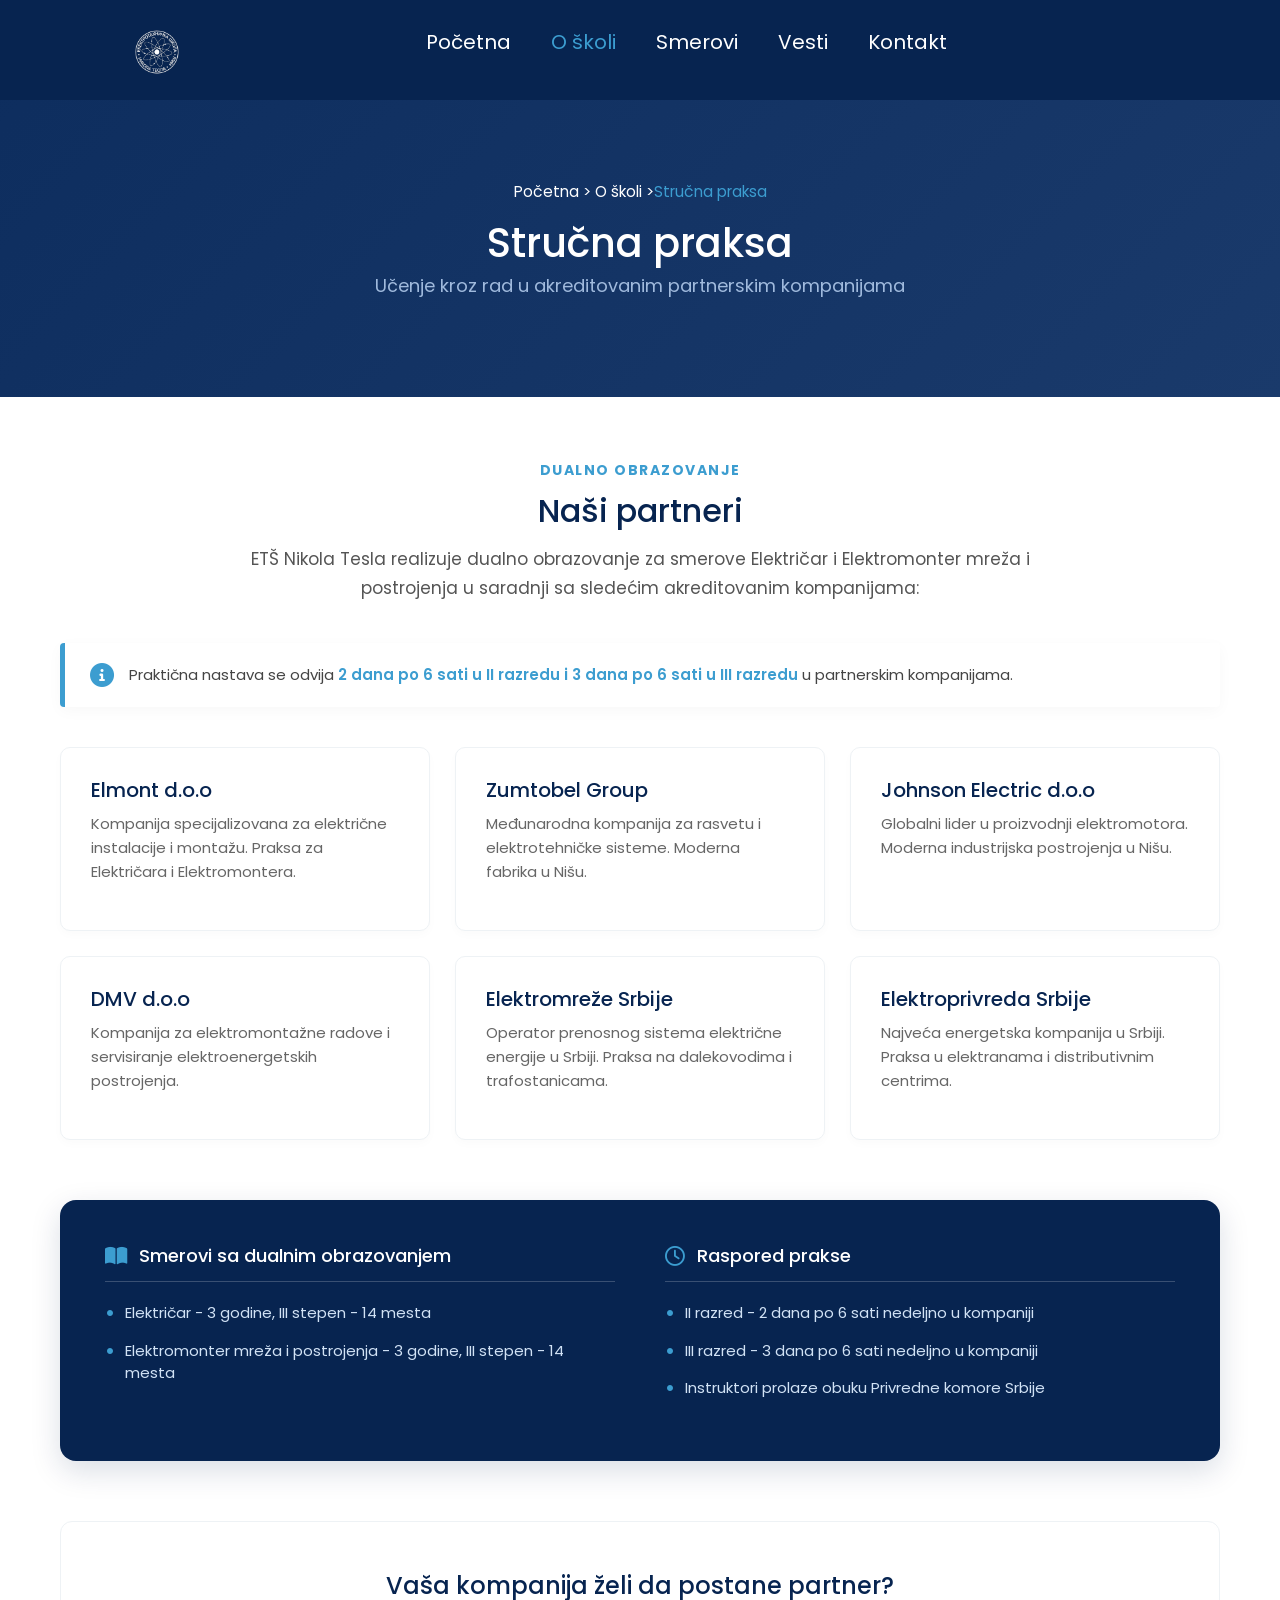
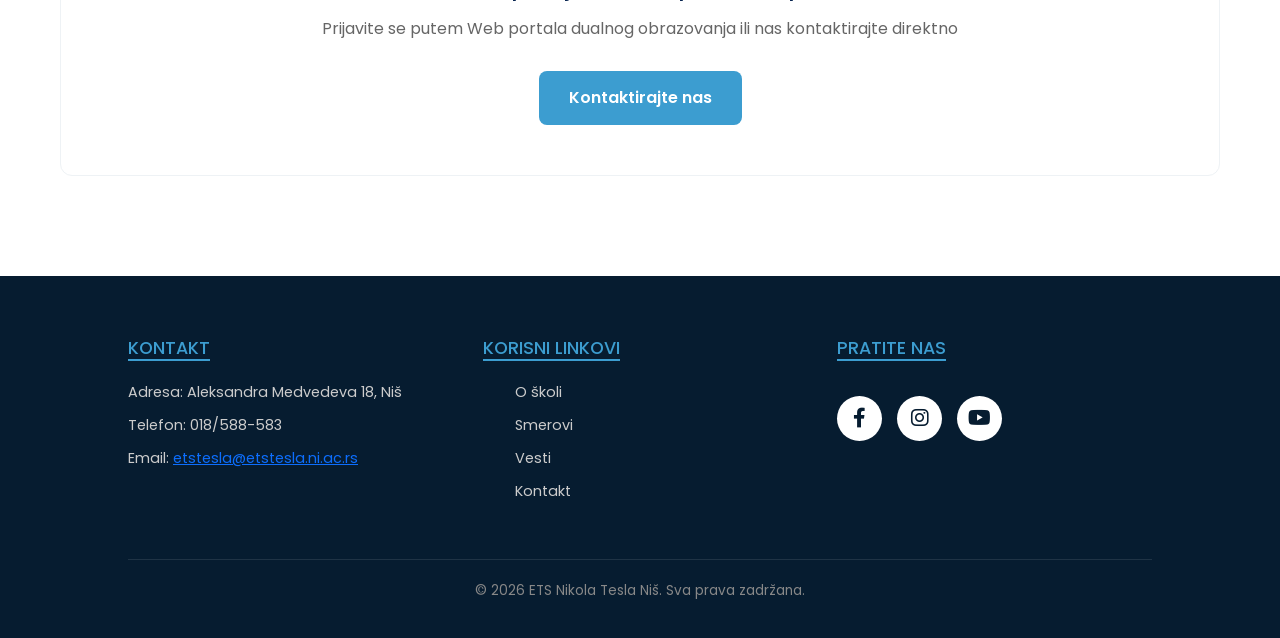
<file: HTML/partneri.html>
<!DOCTYPE html>
<html lang="sr">
<head>
    <meta charset="UTF-8">
    <meta name="viewport" content="width=device-width, initial-scale=1.0">
    <title>ETŠ Nikola Tesla - Partneri | Oficijalni sajt</title>
    <link href="https://cdn.jsdelivr.net/npm/bootstrap@5.3.3/dist/css/bootstrap.min.css" rel="stylesheet">
    <link rel="stylesheet" href="../CSS/partneristyle.css">
    <link rel="stylesheet" href="https://cdnjs.cloudflare.com/ajax/libs/font-awesome/6.0.0/css/all.min.css">
    <link href="https://fonts.googleapis.com/css2?family=Poppins:wght@400;600;700&display=swap" rel="stylesheet">
    <link rel="shortcut icon" href="../Slike/Logo/logo.png" type="image/png">

</head>
<body>

    <header>
        <div class="navigacija">
            <a href="/index.html"><img src="../Slike/Logo/logo.png" alt="Logo Skole"></a>
            
            <ul class="d-none d-lg-flex">
                <li><a href="/index.html" >Početna</a></li>
                <li><a href="/HTML/onama.html" class="aktivno">O školi</a></li>
                <li><a href="/HTML/smerovi.html">Smerovi</a></li>
                <li><a href="/HTML/vesti.html">Vesti</a></li>
                <li><a href="/HTML/kontakt.html" >Kontakt</a></li>
            </ul>

            <button class="hamburger-btn d-lg-none" id="otvori-meni">
                 <i class="fas fa-bars ms-1"></i>
            </button>
        </div>
    </header>

    <div id="fullscreen-meni" class="overlay-meni">
        <div class="overlay-top">
            <a href="/index.html"><img src="../Slike/Logo/logo.png" alt="Logo Skole"></a>
            <div class="zatvori-meni" id="zatvori-meni">
                <span>Close</span> <i class="fas fa-times"></i>
            </div>
        </div>
        
        <nav class="overlay-nav">
            <ul>
                <li><a href="/index.html" >Početna</a></li>
                <li><a href="/HTML/onama.html" class="aktivno-overlay">O školi</a></li>
                <li><a href="/HTML/smerovi.html" class=>Smerovi</a></li>
                <li><a href="/HTML/vesti.html">Vesti</a></li>
                <li><a href="/HTML/kontakt.html" >Kontakt</a></li>
            </ul>
        </nav>
    </div>

    <div class="praksa-hero">
        <div class="praksa-hero-sadrzaj">
            <p class="breadcrumb">Početna &gt; O školi &gt; <span>Stručna praksa</span></p>
            <h1>Stručna praksa</h1>
            <p class="hero-podnaslov">Učenje kroz rad u akreditovanim partnerskim kompanijama</p>
        </div>
    </div>

    <main class="praksa-glavna-sekcija">
        <div class="praksa-kontejner">
            
            <div class="praksa-uvod">
                <span class="praksa-tag">DUALNO OBRAZOVANJE</span>
                <h2>Naši partneri</h2>
                <p class="praksa-opis">ETŠ Nikola Tesla realizuje dualno obrazovanje za smerove Električar i Elektromonter mreža i postrojenja u saradnji sa sledećim akreditovanim kompanijama:</p>
            </div>

            <div class="praksa-info-box">
                <i class="fa-solid fa-circle-info"></i>
                <p>Praktična nastava se odvija <span class="plavi-tekst">2 dana po 6 sati u II razredu i 3 dana po 6 sati u III razredu</span> u partnerskim kompanijama.</p>
            </div>

            <div class="kompanije-grid">
                <div class="kompanija-kartica">
                    <h3>Elmont d.o.o</h3>
                    <p>Kompanija specijalizovana za električne instalacije i montažu. Praksa za Električara i Elektromontera.</p>
                </div>
                
                <div class="kompanija-kartica">
                    <h3>Zumtobel Group</h3>
                    <p>Međunarodna kompanija za rasvetu i elektrotehničke sisteme. Moderna fabrika u Nišu.</p>
                </div>
                
                <div class="kompanija-kartica">
                    <h3>Johnson Electric d.o.o</h3>
                    <p>Globalni lider u proizvodnji elektromotora. Moderna industrijska postrojenja u Nišu.</p>
                </div>
                
                <div class="kompanija-kartica">
                    <h3>DMV d.o.o</h3>
                    <p>Kompanija za elektromontažne radove i servisiranje elektroenergetskih postrojenja.</p>
                </div>
                
                <div class="kompanija-kartica">
                    <h3>Elektromreže Srbije</h3>
                    <p>Operator prenosnog sistema električne energije u Srbiji. Praksa na dalekovodima i trafostanicama.</p>
                </div>
                
                <div class="kompanija-kartica">
                    <h3>Elektroprivreda Srbije</h3>
                    <p>Najveća energetska kompanija u Srbiji. Praksa u elektranama i distributivnim centrima.</p>
                </div>
            </div>

            <div class="praksa-tamni-board">
                <div class="board-kolona">
                    <h3 class="board-naslov"><i class="fa-solid fa-book-open"></i> Smerovi sa dualnim obrazovanjem</h3>
                    <ul class="board-lista">
                        <li>Električar - 3 godine, III stepen - 14 mesta</li>
                        <li>Elektromonter mreža i postrojenja - 3 godine, III stepen - 14 mesta</li>
                    </ul>
                </div>
                
                <div class="board-kolona">
                    <h3 class="board-naslov"><i class="fa-regular fa-clock"></i> Raspored prakse</h3>
                    <ul class="board-lista">
                        <li>II razred - 2 dana po 6 sati nedeljno u kompaniji</li>
                        <li>III razred - 3 dana po 6 sati nedeljno u kompaniji</li>
                        <li>Instruktori prolaze obuku Privredne komore Srbije</li>
                    </ul>
                </div>
            </div>

            <div class="praksa-cta">
                <h2>Vaša kompanija želi da postane partner?</h2>
                <p>Prijavite se putem Web portala dualnog obrazovanja ili nas kontaktirajte direktno</p>
                <a href="/HTML/kontakt.html" class="praksa-cta-dugme">Kontaktirajte nas</a>
            </div>

        </div>
    </main>

    <footer>
        <div class="footer">
            <div>
                <h3>Kontakt</h3>
                <p>Adresa: Aleksandra Medvedeva 18, Niš</p>
                <p>Telefon: 018/588-583</p>
                <p>Email: <a href="mailto:etstesla@etstesla.ni.ac.rs" target="_blank">etstesla@etstesla.ni.ac.rs</a></p>
            </div>
            <div id="korisnilinkovi">
                <h3>Korisni linkovi</h3>
                <ul>
                    <li><a href="/HTML/onama.html">O školi</a></li>
                    <li><a href="/HTML/smerovi.html">Smerovi</a></li>
                    <li><a href="/HTML/vesti.html">Vesti</a></li>
                    <li><a href="/HTML/kontakt.html">Kontakt</a></li>
                </ul>
            </div>

            <div id="socijalnemreze">
    <h3>Pratite nas</h3>
    
    <div class="mreze-kontejner">
        <a class="krug-mreza" href="https://www.facebook.com/teslaets" target="_blank" >
            <i class="fab fa-facebook-f"></i>
        </a>
        <a class="krug-mrezaig" href="https://www.instagram.com/etstesla/" target="_blank" >
            <i class="fab fa-instagram"></i>
        </a>
        <a class="krug-mrezayt" href="https://www.youtube.com/@mediaetsnikolatesla492" target="_blank" >
            <i class="fab fa-youtube"></i>
        </a>
    </div>
</div>
        </div>
        <p class="copyright">© 2026 ETS Nikola Tesla Niš. Sva prava zadržana.</p>
    </footer>

<script src="https://cdn.jsdelivr.net/npm/bootstrap@5.3.3/dist/js/bootstrap.bundle.min.js"></script>
<script src="../JS/script.js"></script>
</body>
</html>
</file>
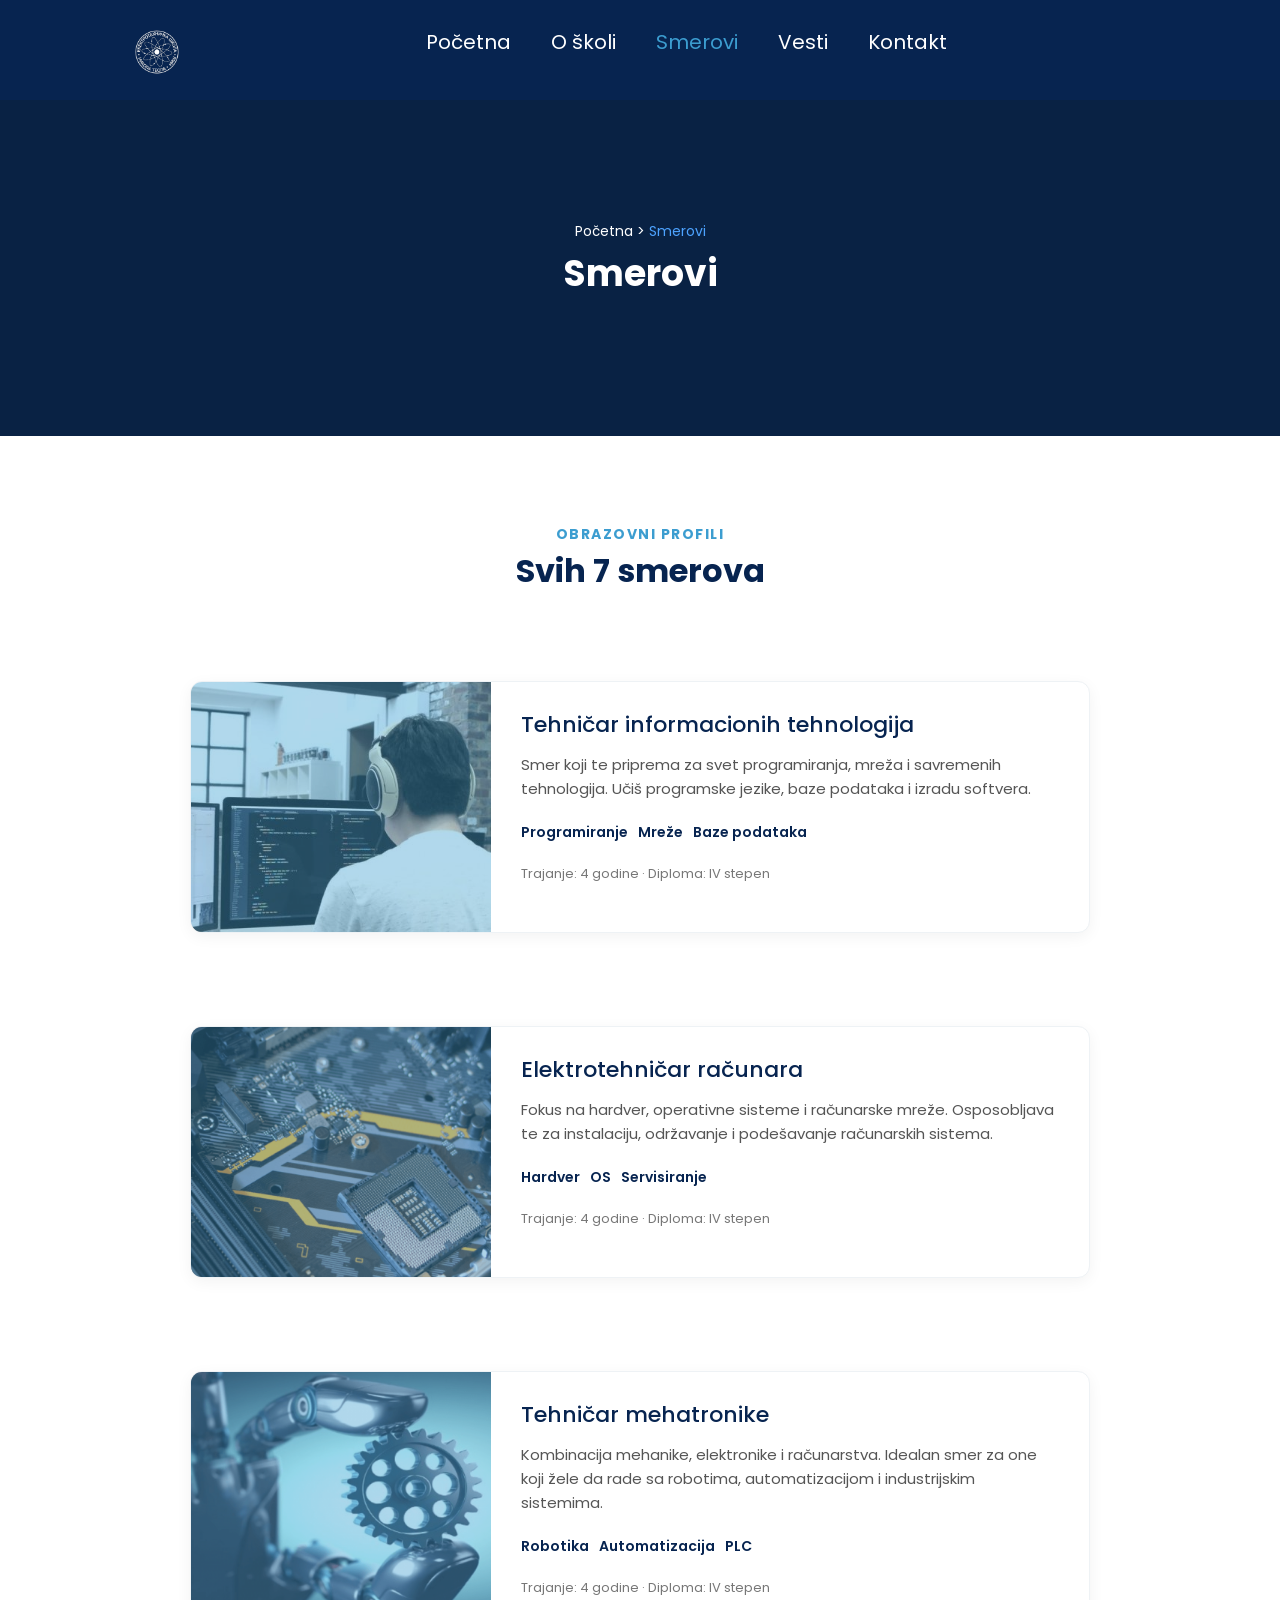
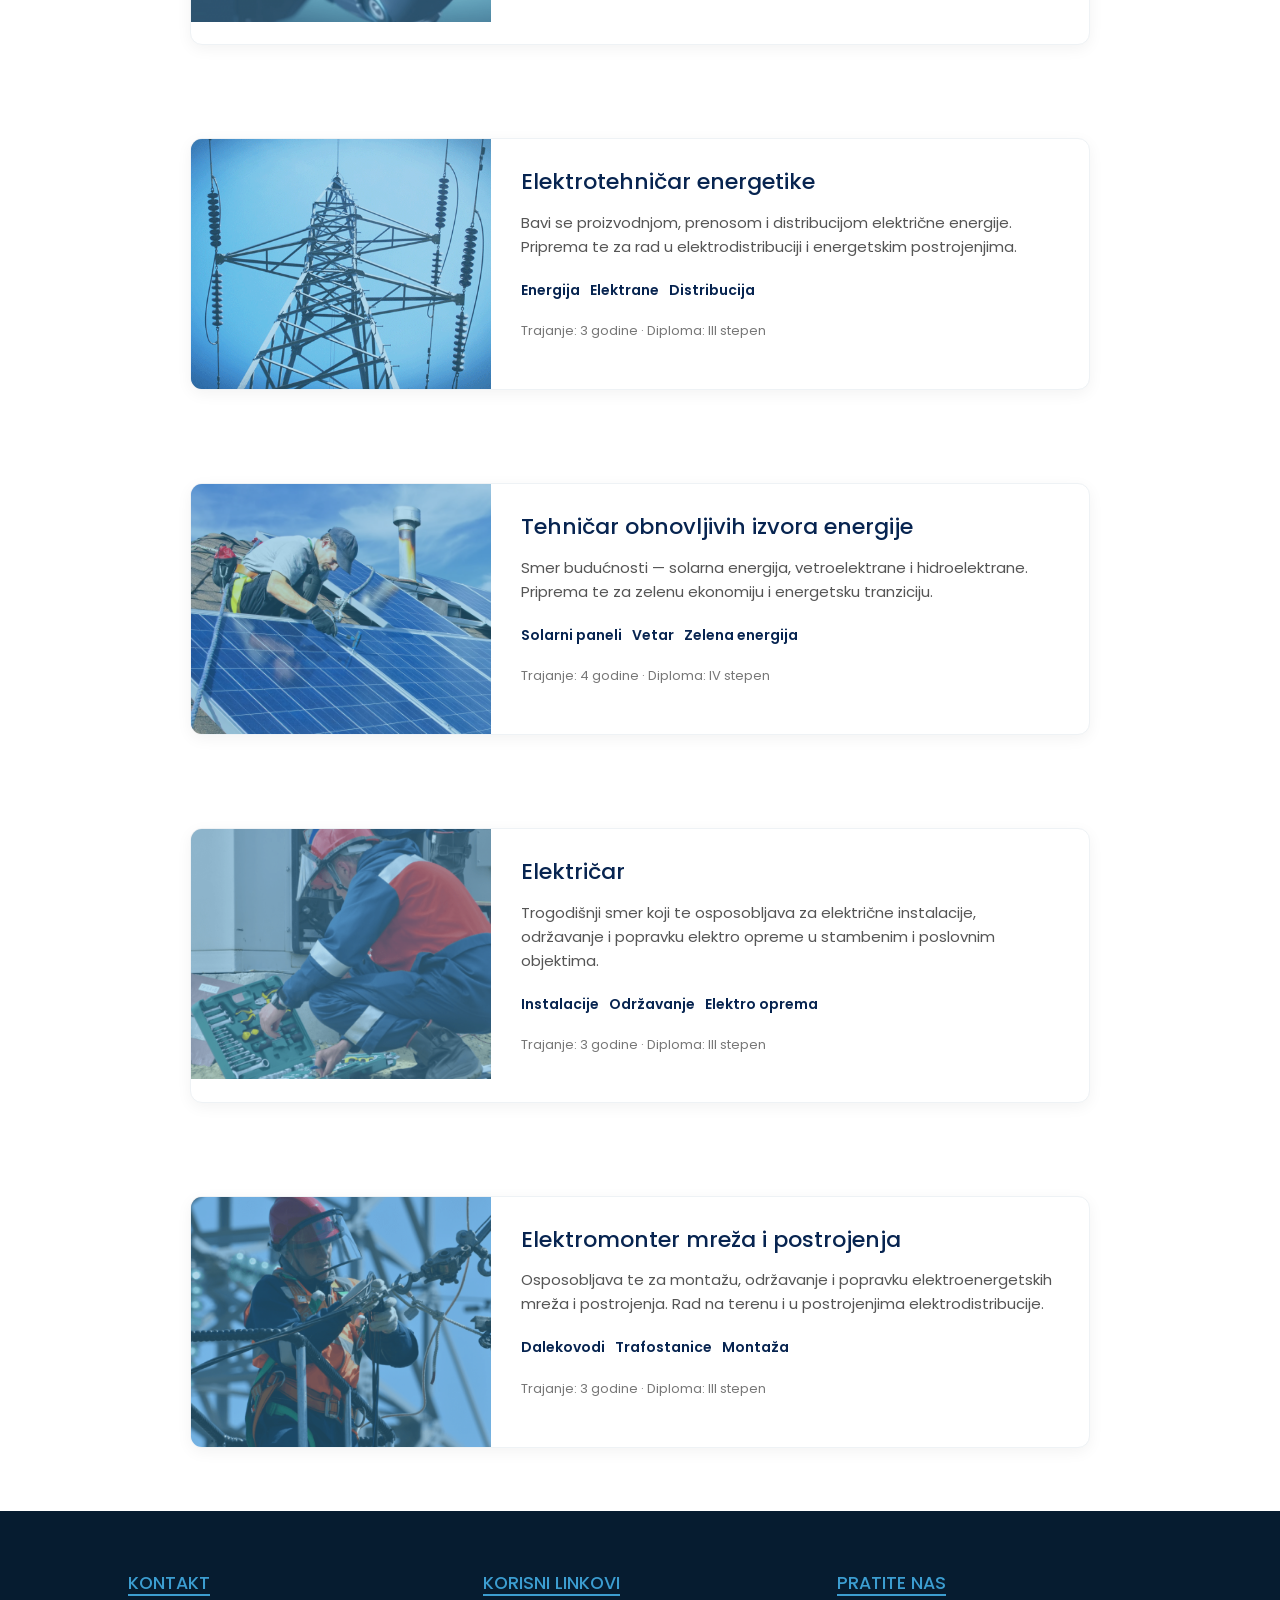
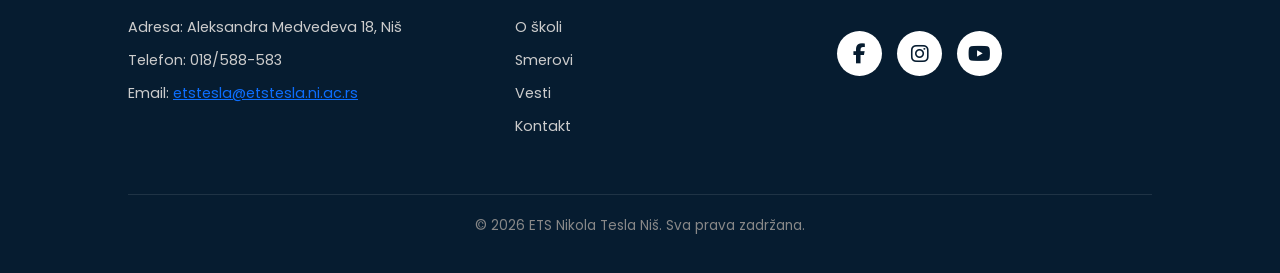
<file: HTML/smerovi.html>
<!DOCTYPE html>
<html lang="en">
<head>
    <meta charset="UTF-8">
    <meta name="viewport" content="width=device-width, initial-scale=1.0">
    <title>ETŠ Nikola Tesla - Smerovi | Oficijalni sajt</title>
    <link href="https://cdn.jsdelivr.net/npm/bootstrap@5.3.3/dist/css/bootstrap.min.css" rel="stylesheet">
    <link rel="stylesheet" href="../CSS/smerovistyle.css">
    <link rel="stylesheet" href="https://cdnjs.cloudflare.com/ajax/libs/font-awesome/6.4.0/css/all.min.css">

    <link rel="preconnect" href="https://fonts.googleapis.com">
    <link rel="preconnect" href="https://fonts.gstatic.com" crossorigin>
    <link href="https://fonts.googleapis.com/css2?family=Exo+2:ital,wght@0,100..900;1,100..900&family=Poppins:ital,wght@0,100;0,200;0,300;0,400;0,500;0,600;0,700;0,800;0,900;1,100;1,200;1,300;1,400;1,500;1,600;1,700;1,800;1,900&display=swap" rel="stylesheet">
    <link rel="shortcut icon" href="../Slike/Logo/logo.png" type="image/png">
</head>
<body>

    <header>
        <div class="navigacija">
            <a href="/index.html"><img src="../Slike/Logo/logo.png" alt="Logo Skole"></a>
            
            <ul class="d-none d-lg-flex">
                <li><a href="/index.html">Početna</a></li>
                <li><a href="/HTML/onama.html">O školi</a></li>
                <li><a href="/HTML/smerovi.html" class="aktivno">Smerovi</a></li>
                <li><a href="/HTML/vesti.html">Vesti</a></li>
                <li><a href="/HTML/kontakt.html" >Kontakt</a></li>
            </ul>

            <button class="hamburger-btn d-lg-none" id="otvori-meni">
                 <i class="fas fa-bars ms-1"></i>
            </button>
        </div>
    </header>

    <div id="fullscreen-meni" class="overlay-meni">
        <div class="overlay-top">
            <a href="/index.html"><img src="../Slike/Logo/logo.png" alt="Logo Skole"></a>
            <div class="zatvori-meni" id="zatvori-meni">
                <span>Close</span> <i class="fas fa-times"></i>
            </div>
        </div>
        
        <nav class="overlay-nav">
            <ul>
                <li><a href="/index.html">Početna</a></li>
                <li><a href="/HTML/onama.html">O školi</a></li>
                <li><a href="/HTML/smerovi.html" class="aktivno-overlay">Smerovi</a></li>
                <li><a href="/HTML/vesti.html">Vesti</a></li>
                <li><a href="/HTML/kontakt.html" >Kontakt</a></li>
            </ul>
        </nav>
    </div>

    <div class="smerovi-hero">
        <p class="breadcrumbs">Početna &gt; <strong>Smerovi</strong></p>
        <h1>Smerovi</h1>
    </div>

  <section class="smerovi-sekcija">
    <div class="naslov-sekcije">
        <h2 class="sekcija-nadnaslov">Obrazovni profili</h2>
        <h2 class="sekcija-glavni-naslov">Svih 7 smerova</h2>
    </div>

    <div class="smer-lista">
        <a href="/HTML/Smerovi/it.html" class="smer-link">
        <div class="smer-kartica">
            <div class="smer-slika-kontejner">
                <img src="../Slike/Smerovi/IT.jpg" alt="Tehničar IT">
                <div class="plavi-overlay"></div>
            </div>
            <div class="smer-sadrzaj">
                <h3>Tehničar informacionih tehnologija</h3>
                <p class="smer-opis">Smer koji te priprema za svet programiranja, mreža i savremenih tehnologija. Učiš programske jezike, baze podataka i izradu softvera.</p>
                <div class="smer-tagovi">
                    <span>Programiranje</span> <span>Mreže</span> <span>Baze podataka</span>
                </div>
                <p class="smer-meta">Trajanje: 4 godine · Diploma: IV stepen</p>
            </div>
        </div>
        </a>
        
        
        <a href="/HTML/Smerovi/etr.html" class="smer-link">
        <div class="smer-kartica">
            <div class="smer-slika-kontejner">
                <img src="../Slike/Smerovi/ETR.png" alt="Elektrotehničar računara" class="smer-slika">
                <div class="plavi-overlay"></div>
            </div>
            <div class="smer-sadrzaj">
                <h3>Elektrotehničar računara</h3>
                <p class="smer-opis">Fokus na hardver, operativne sisteme i računarske mreže. Osposobljava te za instalaciju, održavanje i podešavanje računarskih sistema.</p>
                <div class="smer-tagovi">
                    <span class="smer-tag">Hardver</span>
                    <span class="smer-tag">OS</span>
                    <span class="smer-tag">Servisiranje</span>
                </div>
                <p class="smer-meta">Trajanje: 4 godine · Diploma: IV stepen</p>
            </div>
        </div>
        </a>


        <a href="/HTML/Smerovi/tm.html" class="smer-link">
        <div class="smer-kartica">
            <div class="smer-slika-kontejner">
                <img src="../Slike/Smerovi/TMHTR.png" alt="Tehničar mehatronike" class="smer-slika">
                <div class="plavi-overlay"></div>
            </div>
            <div class="smer-sadrzaj">
                <h3>Tehničar mehatronike</h3>
                <p class="smer-opis">Kombinacija mehanike, elektronike i računarstva. Idealan smer za one koji žele da rade sa robotima, automatizacijom i industrijskim sistemima.</p>
                <div class="smer-tagovi">
                    <span class="smer-tag">Robotika</span>
                    <span class="smer-tag">Automatizacija</span>
                    <span class="smer-tag">PLC</span>
                </div>
                <p class="smer-meta">Trajanje: 4 godine · Diploma: IV stepen</p>
            </div>
        </div>
        </a>


         <a href="/HTML/Smerovi/ee.html" class="smer-link">
        <div class="smer-kartica">
            
            <div class="smer-slika-kontejner">
                <img src="../Slike/Smerovi/EE.png" alt="Elektrotehničar energetike" class="smer-slika">
                <div class="plavi-overlay"></div>
            </div>
            <div class="smer-sadrzaj">
                <h3>Elektrotehničar energetike</h3>
                <p class="smer-opis">Bavi se proizvodnjom, prenosom i distribucijom električne energije. Priprema te za rad u elektrodistribuciji i energetskim postrojenjima.</p>
                <div class="smer-tagovi">
                    <span class="smer-tag">Energija</span>
                    <span class="smer-tag">Elektrane</span>
                    <span class="smer-tag">Distribucija</span>
                </div>
                <p class="smer-meta">Trajanje: 3 godine · Diploma: III stepen</p>
            </div>
        </div>
        </a>


        <a href="/HTML/Smerovi/toie.html" class="smer-link">
        <div class="smer-kartica">
            <div class="smer-slika-kontejner">
                <img src="../Slike/Smerovi/TSP.jpg" alt="Tehničar obnovljivih izvora" class="smer-slika">
                <div class="plavi-overlay"></div>
            </div>
            <div class="smer-sadrzaj">
                <h3>Tehničar obnovljivih izvora energije</h3>
                <p class="smer-opis">Smer budućnosti — solarna energija, vetroelektrane i hidroelektrane. Priprema te za zelenu ekonomiju i energetsku tranziciju.</p>
                <div class="smer-tagovi">
                    <span class="smer-tag">Solarni paneli</span>
                    <span class="smer-tag">Vetar</span>
                    <span class="smer-tag">Zelena energija</span>
                </div>
                <p class="smer-meta">Trajanje: 4 godine · Diploma: IV stepen</p>
            </div>
        </div>
        </a>


        <a href="/HTML/Smerovi/e.html" class="smer-link">
        <div class="smer-kartica">
            <div class="smer-slika-kontejner">
                <img src="../Slike/Smerovi/EL.png" alt="Električar" class="smer-slika">
                <div class="plavi-overlay"></div>
            </div>
            <div class="smer-sadrzaj">
                <h3>Električar</h3>
                <p class="smer-opis">Trogodišnji smer koji te osposobljava za električne instalacije, održavanje i popravku elektro opreme u stambenim i poslovnim objektima.</p>
                <div class="smer-tagovi">
                    <span class="smer-tag">Instalacije</span>
                    <span class="smer-tag">Održavanje</span>
                    <span class="smer-tag">Elektro oprema</span>
                </div>
                <p class="smer-meta">Trajanje: 3 godine · Diploma: III stepen</p>
            </div>
        </div>
        </a>


        <a href="/HTML/Smerovi/emip.html" class="smer-link">
        <div class="smer-kartica">
            <div class="smer-slika-kontejner">
                <img src="../Slike/Smerovi/EMIP.png" alt="Elektromonter mreža" class="smer-slika">
                <div class="plavi-overlay"></div>
            </div>
            <div class="smer-sadrzaj">
                <h3>Elektromonter mreža i postrojenja</h3>
                <p class="smer-opis">Osposobljava te za montažu, održavanje i popravku elektroenergetskih mreža i postrojenja. Rad na terenu i u postrojenjima elektrodistribucije.</p>
                <div class="smer-tagovi">
                    <span class="smer-tag">Dalekovodi</span>
                    <span class="smer-tag">Trafostanice</span>
                    <span class="smer-tag">Montaža</span>
                </div>
                <p class="smer-meta">Trajanje: 3 godine · Diploma: III stepen</p>
            </div>
        </div>
        </a>

    </div>
</section>



<footer>
        <div class="footer">
            <div>
                <h3>Kontakt</h3>
                <p>Adresa: Aleksandra Medvedeva 18, Niš</p>
                <p>Telefon: 018/588-583</p>
                <p>Email: <a href="mailto:etstesla@etstesla.ni.ac.rs" target="_blank">etstesla@etstesla.ni.ac.rs</a></p>
            </div>
            <div id="korisnilinkovi">
                <h3>Korisni linkovi</h3>
                <ul>
                    <li><a href="/HTML/onama.html">O školi</a></li>
                    <li><a href="/HTML/smerovi.html">Smerovi</a></li>
                    <li><a href="/HTML/vesti.html">Vesti</a></li>
                    <li><a href="/HTML/kontakt.html">Kontakt</a></li>
                </ul>
            </div>

            <div id="socijalnemreze">
    <h3>Pratite nas</h3>
    
    <div class="mreze-kontejner">
        <a class="krug-mreza" href="https://www.facebook.com/teslaets" target="_blank" >
            <i class="fab fa-facebook-f"></i>
        </a>
        <a class="krug-mrezaig" href="https://www.instagram.com/etstesla/" target="_blank" >
            <i class="fab fa-instagram"></i>
        </a>
        <a class="krug-mrezayt" href="https://www.youtube.com/@mediaetsnikolatesla492" target="_blank" >
            <i class="fab fa-youtube"></i>
        </a>
    </div>
</div>
        </div>
        <p class="copyright">© 2026 ETS Nikola Tesla Niš. Sva prava zadržana.</p>
    </footer>


    <script src="https://cdn.jsdelivr.net/npm/bootstrap@5.3.3/dist/js/bootstrap.bundle.min.js"></script>
    <script src="../JS/script.js"></script>
</body>
</html>
</file>
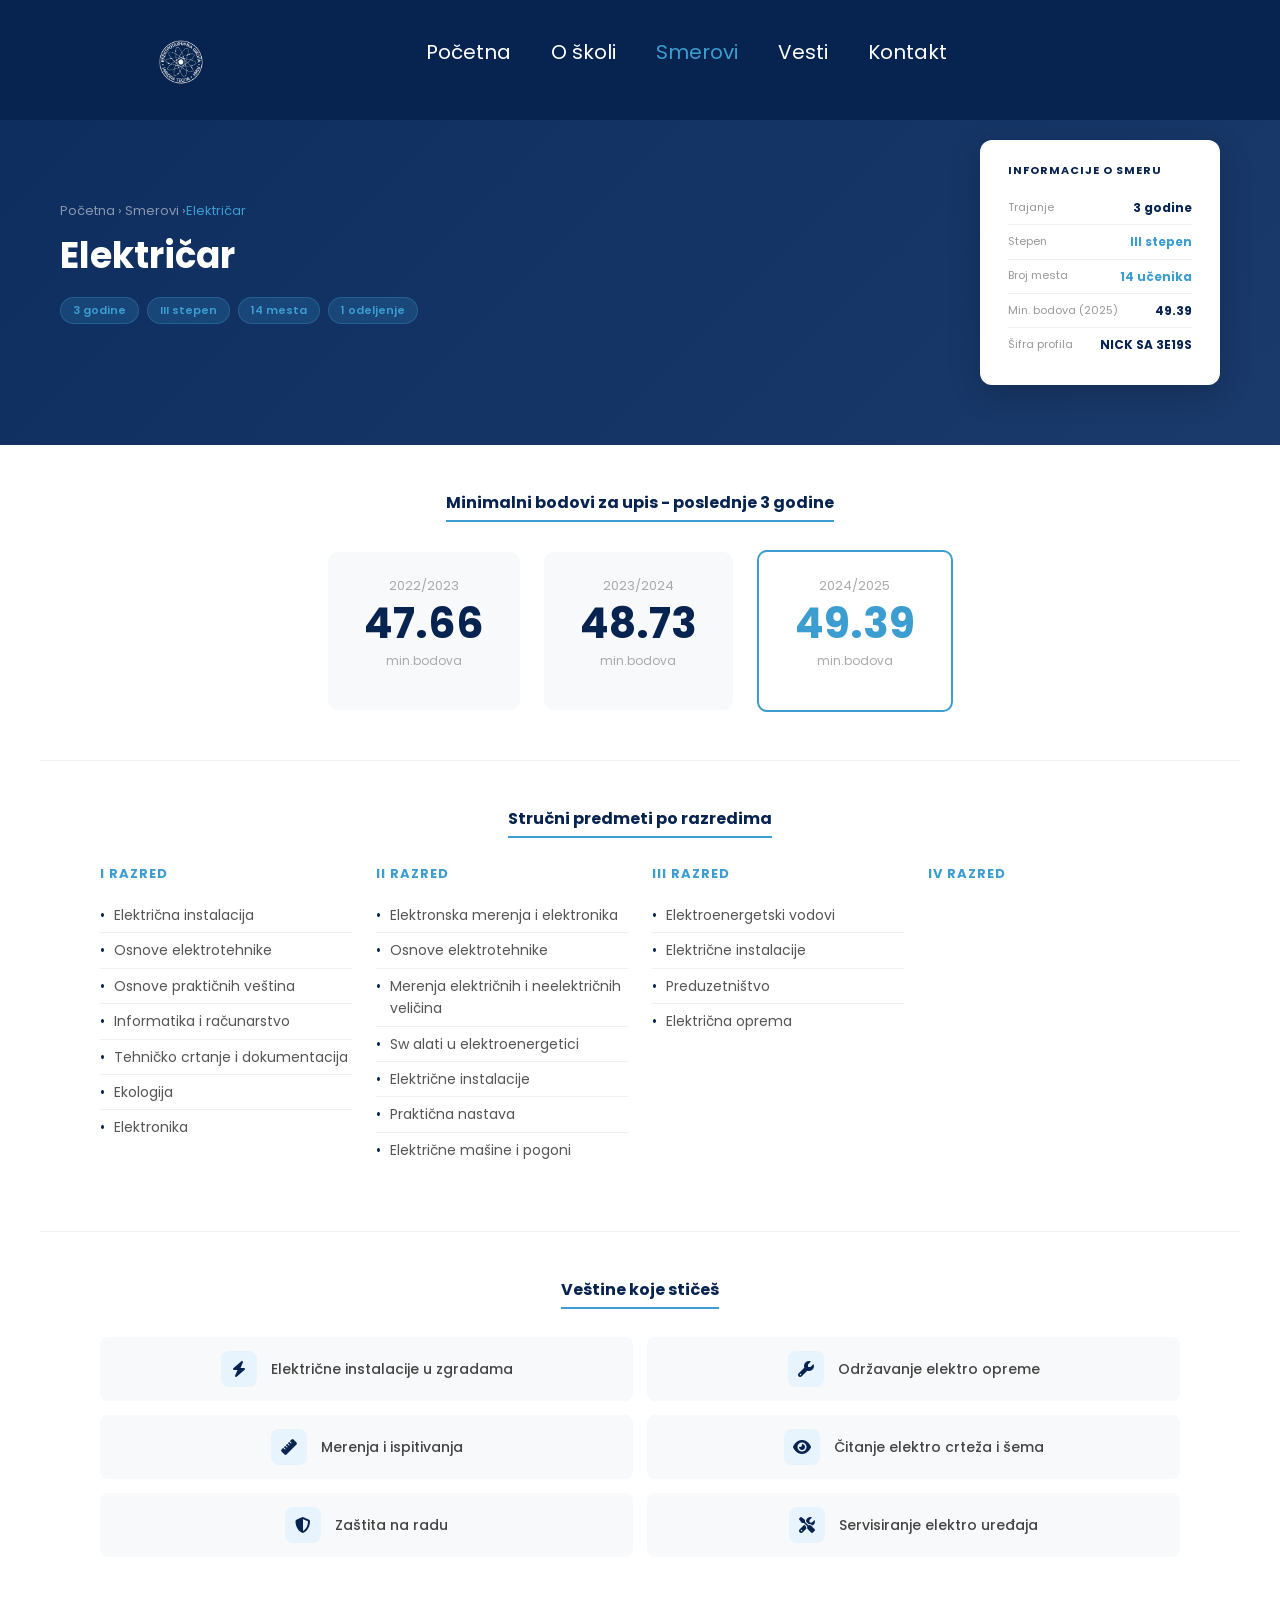
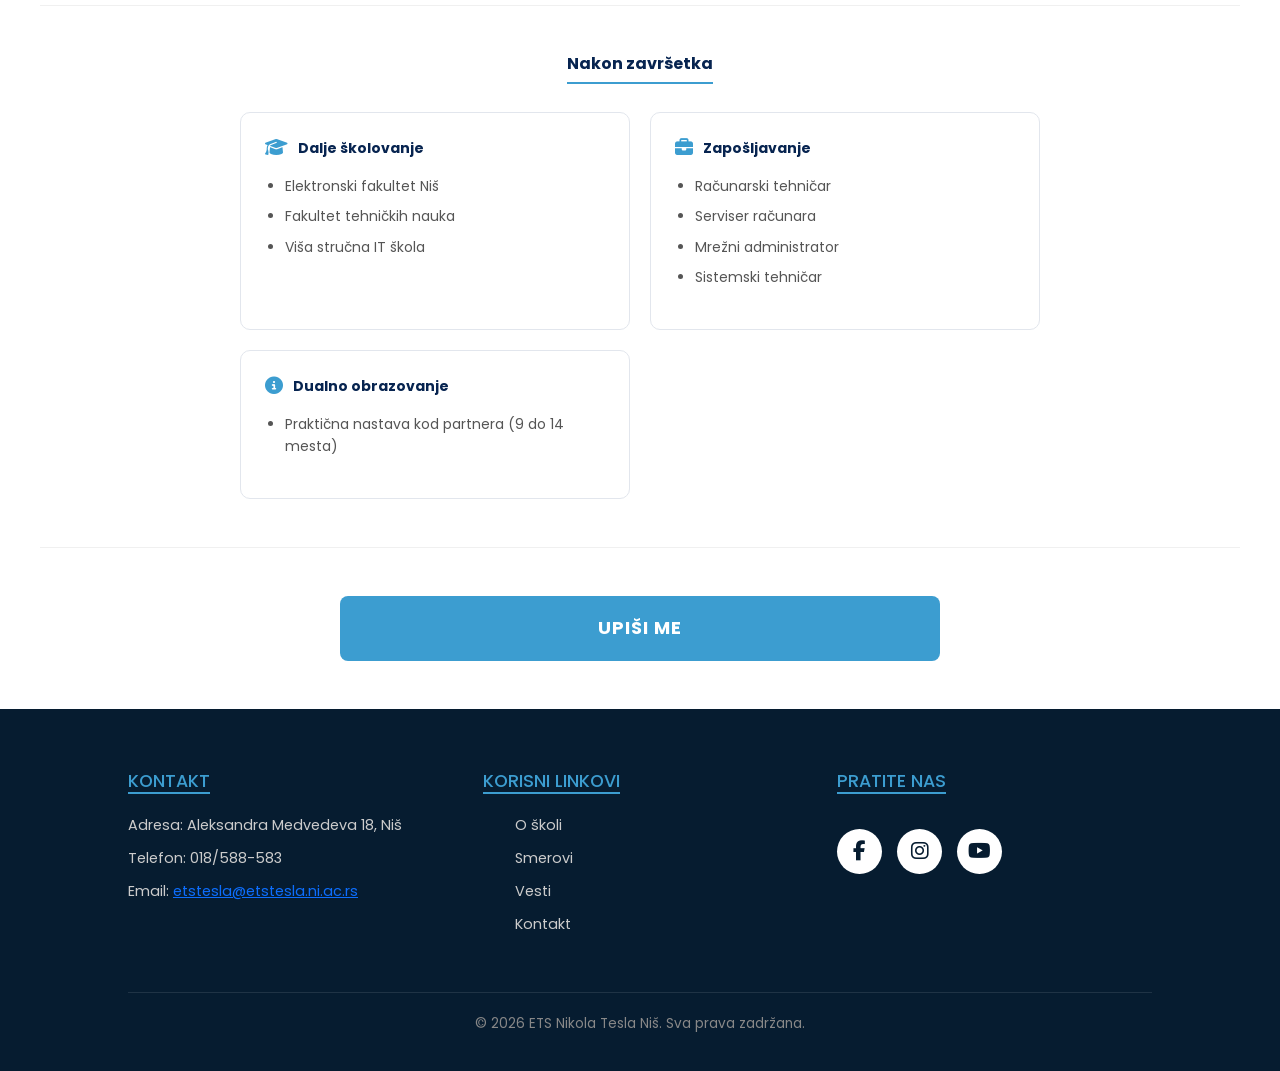
<file: HTML/Smerovi/e.html>
<!DOCTYPE html>
<html lang="en">
<head>
    <meta charset="UTF-8">
    <meta name="viewport" content="width=device-width, initial-scale=1.0">
    <title>ETŠ Nikola Tesla - Skolski sajt</title>
    <link href="https://cdn.jsdelivr.net/npm/bootstrap@5.3.3/dist/css/bootstrap.min.css" rel="stylesheet">
    <link rel="stylesheet" href="../../CSS/Smerovi/itstyle.css">
    <link rel="stylesheet" href="https://cdnjs.cloudflare.com/ajax/libs/font-awesome/6.4.0/css/all.min.css">
    <link rel="preconnect" href="https://fonts.googleapis.com">
    <link rel="preconnect" href="https://fonts.gstatic.com" crossorigin>
    <link href="https://fonts.googleapis.com/css2?family=Exo+2:ital,wght@0,100..900;1,100..900&family=Poppins:ital,wght@0,100;0,200;0,300;0,400;0,500;0,600;0,700;0,800;0,900;1,100;1,200;1,300;1,400;1,500;1,600;1,700;1,80₀;1,9₀&display=swap" rel="stylesheet">
    <link rel="shortcut icon" href="../../Slike/Logo/logo.png" type="image/png">
</head>
<body>

<header>
        <div class="navigacija">
            <a href="/index.html"><img src="../../Slike/Logo/logo.png" alt="Logo Skole"></a>
            
            <ul class="d-none d-lg-flex">
                <li><a href="/index.html" >Početna</a></li>
                <li><a href="/HTML/onama.html" >O školi</a></li>
                <li><a href="/HTML/smerovi.html" class="aktivno">Smerovi</a></li>
                <li><a href="/HTML/vesti.html">Vesti</a></li>
                <li><a href="/HTML/kontakt.html" >Kontakt</a></li>
            </ul>

            <button class="hamburger-btn d-lg-none" id="otvori-meni">
                 <i class="fas fa-bars ms-1"></i>
            </button>
        </div>
    </header>

    <div id="fullscreen-meni" class="overlay-meni">
        <div class="overlay-top">
            <a href="/index.html"><img src="../../Slike/Logo/logo.png" alt="Logo Skole"></a>
            <div class="zatvori-meni" id="zatvori-meni">
                <span>Close</span> <i class="fas fa-times"></i>
            </div>
        </div>
        
        <nav class="overlay-nav">
            <ul>
                <li><a href="/index.html" >Početna</a></li>
                <li><a href="/HTML/onama.html" >O školi</a></li>
                <li><a href="/HTML/smerovi.html" class="aktivno-overlay">Smerovi</a></li>
                <li><a href="/HTML/vesti.html">Vesti</a></li>
                <li><a href="/HTML/kontakt.html" >Kontakt</a></li>
            </ul>
        </nav>
    </div>

<!-- HERO SEKCIJA -->
<section class="smer-hero">
    <div class="smer-hero-sadrzaj">
        <div class="smer-hero-levo">
            <p class="breadcrumb">Početna &rsaquo; Smerovi &rsaquo; <span>Električar</span></p>
            <h1>Električar</h1>
            <div class="smer-hero-tagovi">
                <span class="hero-tag">3 godine</span>
                <span class="hero-tag">III stepen</span>
                <span class="hero-tag">14 mesta</span>
                <span class="hero-tag">1 odeljenje</span>
            </div>
        </div>
        <div class="smer-info-kartica">
            <h4>INFORMACIJE O SMERU</h4>
            <div class="info-red">
                <span class="info-label">Trajanje</span>
                <span class="info-vrednost">3 godine</span>
            </div>
            <div class="info-red">
                <span class="info-label">Stepen</span>
                <span class="info-vrednost plavo">III stepen</span>
            </div>
            <div class="info-red">
                <span class="info-label">Broj mesta</span>
                <span class="info-vrednost plavo">14 učenika</span>
            </div>
            <div class="info-red">
                <span class="info-label">Min. bodova (2025)</span>
                <span class="info-vrednost">49.39</span>
            </div>
            <div class="info-red">
                <span class="info-label">Šifra profila</span>
                <span class="info-vrednost">NICK SA 3E19S</span>
            </div>
        </div>
    </div>
</section>

<!-- BODOVI SEKCIJA -->
<section class="smer-sekcija">
    <h2 class="sekcija-naslov">Minimalni bodovi za upis - poslednje 3 godine</h2>
    <div class="bodovi-grid">
        <div class="bod-kartica">
            <p class="bod-godina">2022/2023</p>
            <p class="bod-broj">47.66</p>
            <p class="bod-label">min.bodova</p>
        </div>
        <div class="bod-kartica">
            <p class="bod-godina">2023/2024</p>
            <p class="bod-broj">48.73</p>
            <p class="bod-label">min.bodova</p>
        </div>
        <div class="bod-kartica aktivan">
            <p class="bod-godina">2024/2025</p>
            <p class="bod-broj plavo">49.39</p>
            <p class="bod-label">min.bodova</p>
        </div>
    </div>
</section>

<!-- PREDMETI SEKCIJA -->
<section class="smer-sekcija">
    <h2 class="sekcija-naslov">Stručni predmeti po razredima</h2>
    <div class="predmeti-grid">
        <div class="razred-kolona">
            <h4 class="razred-naslov">I RAZRED</h4>
            <ul class="predmeti-lista">
                <li>Električna instalacija</li>
                <li>Osnove elektrotehnike</li>
                <li>Osnove praktičnih veština</li>
                <li>Informatika i računarstvo</li>
                <li>Tehničko crtanje i dokumentacija</li>
                <li>Ekologija</li>
                <li>Elektronika</li>
            </ul>
        </div>
        <div class="razred-kolona">
            <h4 class="razred-naslov">II RAZRED</h4>
            <ul class="predmeti-lista">
                <li>Elektronska merenja i elektronika</li>
                <li>Osnove elektrotehnike</li>
                <li>Merenja električnih i neelektričnih veličina</li>
                <li>Sw alati u elektroenergetici</li>
                <li>Električne instalacije</li>
                <li>Praktična nastava</li>
                <li>Električne mašine i pogoni</li>
            </ul>
        </div>
        <div class="razred-kolona">
            <h4 class="razred-naslov">III RAZRED</h4>
            <ul class="predmeti-lista">
                <li>Elektroenergetski vodovi</li>
                <li>Električne instalacije</li>
                <li>Preduzetništvo</li>
                <li>Električna oprema</li>
            </ul>
        </div>
        <div class="razred-kolona">
            <h4 class="razred-naslov">IV RAZRED</h4>
            <ul class="predmeti-lista">
            </ul>
        </div>
    </div>
</section>

<!-- VEŠTINE SEKCIJA -->
<section class="smer-sekcija">
    <h2 class="sekcija-naslov">Veštine koje stičeš</h2>
    <div class="vestine-grid">
        <div class="vestina-item">
            <div class="vestina-ikona">
                <i class="fas fa-bolt"></i>
            </div>
            <span>Električne instalacije u zgradama</span>
        </div>
        <div class="vestina-item">
            <div class="vestina-ikona">
                <i class="fas fa-wrench"></i>
            </div>
            <span>Održavanje elektro opreme</span>
        </div>
        <div class="vestina-item">
            <div class="vestina-ikona">
                <i class="fas fa-ruler"></i>
            </div>
            <span>Merenja i ispitivanja</span>
        </div>
        <div class="vestina-item">
            <div class="vestina-ikona">
                <i class="fas fa-eye"></i>
            </div>
            <span>Čitanje elektro crteža i šema</span>
        </div>
        <div class="vestina-item">
            <div class="vestina-ikona">
                <i class="fas fa-shield-alt"></i>
            </div>
            <span>Zaštita na radu</span>
        </div>
        <div class="vestina-item">
            <div class="vestina-ikona">
                <i class="fas fa-tools"></i>
            </div>
            <span>Servisiranje elektro uređaja</span>
        </div>
    </div>
</section>

<!-- NAKON ZAVRŠETKA -->
<section class="smer-sekcija">
    <h2 class="sekcija-naslov-centar">Nakon završetka</h2>
    <div class="nakon-grid">
        <div class="nakon-kartica">
            <div class="nakon-naslov">
                <i class="fas fa-graduation-cap"></i>
                <span>Dalje školovanje</span>
            </div>
            <ul class="nakon-lista">
                <li>Elektronski fakultet Niš</li>
                <li>Fakultet tehničkih nauka</li>
                <li>Viša stručna IT škola</li>
            </ul>
        </div>
        <div class="nakon-kartica">
            <div class="nakon-naslov">
                <i class="fas fa-briefcase"></i>
                <span>Zapošljavanje</span>
            </div>
            <ul class="nakon-lista">
                <li>Računarski tehničar</li>
                <li>Serviser računara</li>
                <li>Mrežni administrator</li>
                <li>Sistemski tehničar</li>
            </ul>
        </div>

        <div class="nakon-kartica">
            <div class="nakon-naslov">
                <i class="fas fa-info-circle"></i>
                <span>Dualno obrazovanje</span>
            </div>
            <ul class="nakon-lista">
                <li>Praktična nastava kod partnera (9 do 14 mesta)</li>
            </ul>
        </div>

    </div>
</section>

<!-- UPIŠI ME DUGME -->
<section class="smer-sekcija upis-sekcija">
    <button class="upis-dugme" id="OtvoriModal">UPIŠI ME</button>
</section>

<!-- MODAL (tvoj postojeći) -->
<div id="Modal" class="ModalPozadina">
    <div class="ModalSadrzaj">
        <h3 id="ZatvoriModal" class="ZatvoriIks">&times;</h3>
        <h2>Kako se upisati?</h2>
        <ul>
            <li>Položi završni ispit</li>
            <li>Prijavi se na <a href="https://mojasrednjaskola.gov.rs" target="_blank">mojasrednjaskola.gov.rs</a></li>
            <li>Unesi šifru smera: <strong>NICK SA 3E19S</strong></li>
            <li>Čekaj rezultate</li>
        </ul>
    </div>
</div>

<footer>
        <div class="footer">
            <div>
                <h3>Kontakt</h3>
                <p>Adresa: Aleksandra Medvedeva 18, Niš</p>
                <p>Telefon: 018/588-583</p>
                <p>Email: <a href="mailto:etstesla@etstesla.ni.ac.rs" target="_blank">etstesla@etstesla.ni.ac.rs</a></p>
            </div>
            <div id="korisnilinkovi">
                <h3>Korisni linkovi</h3>
                <ul>
                    <li><a href="/HTML/onama.html">O školi</a></li>
                    <li><a href="/HTML/smerovi.html">Smerovi</a></li>
                    <li><a href="/HTML/vesti.html">Vesti</a></li>
                    <li><a href="/HTML/kontakt.html">Kontakt</a></li>
                </ul>
            </div>

            <div id="socijalnemreze">
    <h3>Pratite nas</h3>
    
    <div class="mreze-kontejner">
        <a class="krug-mreza" href="https://www.facebook.com/teslaets" target="_blank" >
            <i class="fab fa-facebook-f"></i>
        </a>
        <a class="krug-mrezaig" href="https://www.instagram.com/etstesla/" target="_blank" >
            <i class="fab fa-instagram"></i>
        </a>
        <a class="krug-mrezayt" href="https://www.youtube.com/@mediaetsnikolatesla492" target="_blank" >
            <i class="fab fa-youtube"></i>
        </a>
    </div>
</div>
        </div>
        <p class="copyright">© 2026 ETS Nikola Tesla Niš. Sva prava zadržana.</p>
    </footer>

<script src="https://cdn.jsdelivr.net/npm/bootstrap@5.3.3/dist/js/bootstrap.bundle.min.js"></script>
<script src="../../JS/script.js"></script>
</body>
</html>
</file>
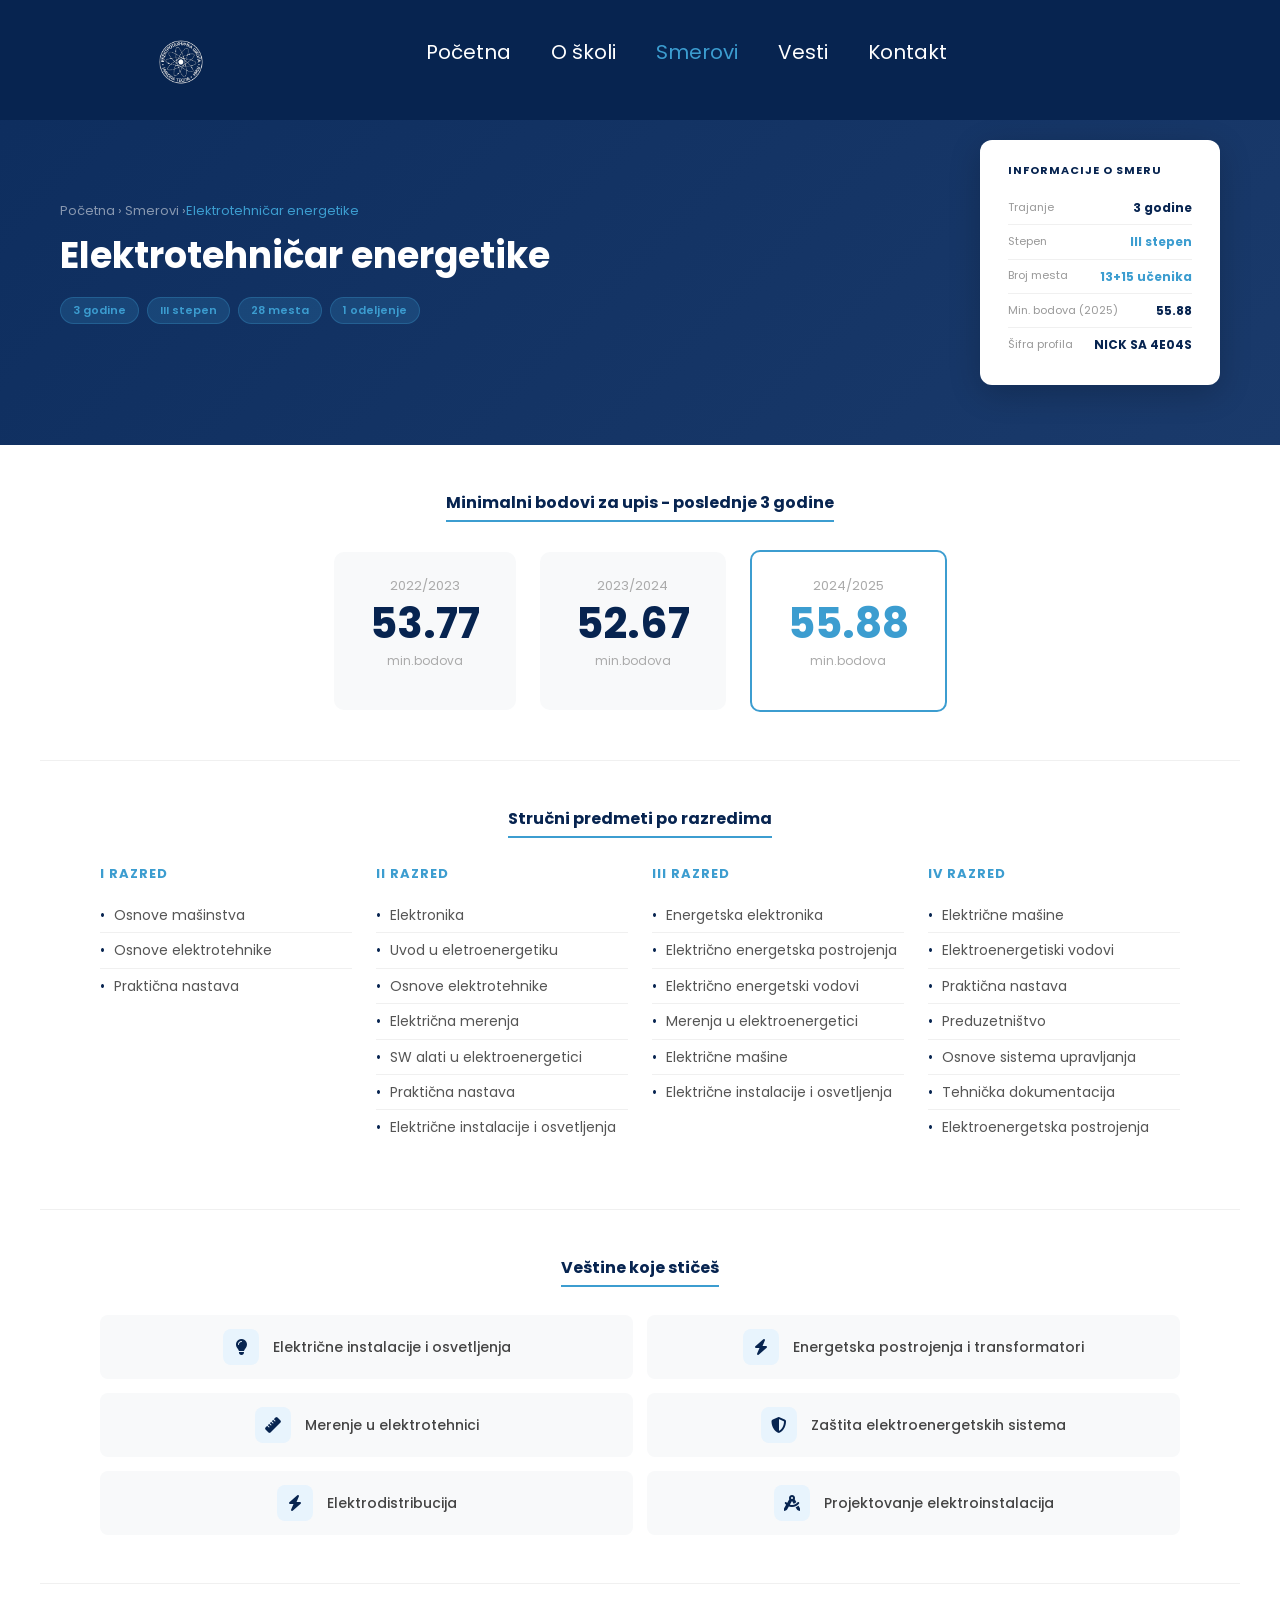
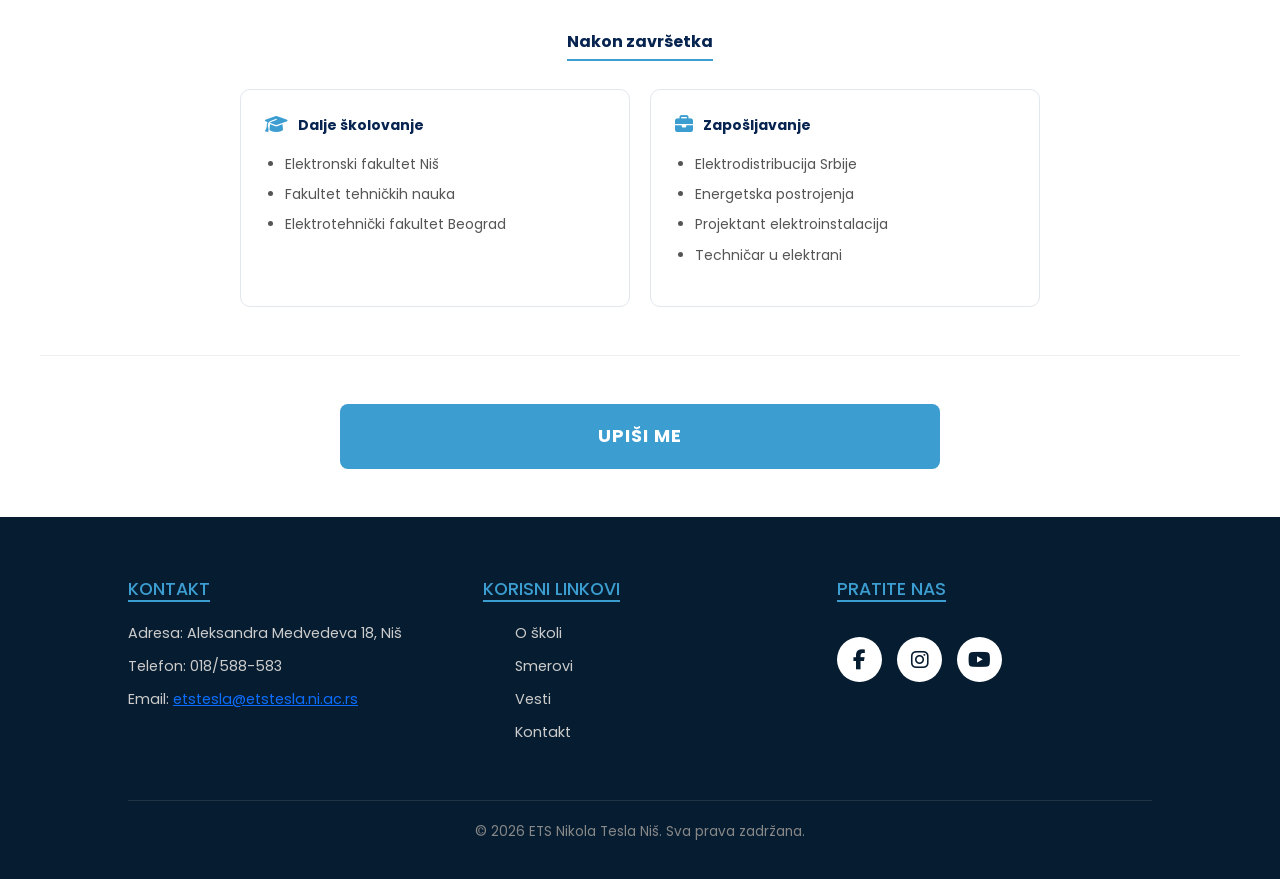
<file: HTML/Smerovi/ee.html>
<!DOCTYPE html>
<html lang="en">
<head>
    <meta charset="UTF-8">
    <meta name="viewport" content="width=device-width, initial-scale=1.0">
    <title>ETŠ Nikola Tesla - Skolski sajt</title>
    <link href="https://cdn.jsdelivr.net/npm/bootstrap@5.3.3/dist/css/bootstrap.min.css" rel="stylesheet">
    <link rel="stylesheet" href="../../CSS/Smerovi/itstyle.css">
    <link rel="stylesheet" href="https://cdnjs.cloudflare.com/ajax/libs/font-awesome/6.4.0/css/all.min.css">
    <link rel="preconnect" href="https://fonts.googleapis.com">
    <link rel="preconnect" href="https://fonts.gstatic.com" crossorigin>
    <link href="https://fonts.googleapis.com/css2?family=Exo+2:ital,wght@0,100..900;1,100..900&family=Poppins:ital,wght@0,100;0,200;0,300;0,400;0,500;0,600;0,700;0,800;0,900;1,100;1,200;1,300;1,400;1,500;1,600;1,700;1,80₀;1,9₀&display=swap" rel="stylesheet">
    <link rel="shortcut icon" href="../../Slike/Logo/logo.png" type="image/png">
</head>
<body>

    <header>
        <div class="navigacija">
            <a href="/index.html"><img src="../../Slike/Logo/logo.png" alt="Logo Skole"></a>
            
            <ul class="d-none d-lg-flex">
                <li><a href="/index.html" >Početna</a></li>
                <li><a href="/HTML/onama.html" >O školi</a></li>
                <li><a href="/HTML/smerovi.html" class="aktivno">Smerovi</a></li>
                <li><a href="/HTML/vesti.html">Vesti</a></li>
                <li><a href="/HTML/kontakt.html" >Kontakt</a></li>
            </ul>

            <button class="hamburger-btn d-lg-none" id="otvori-meni">
                 <i class="fas fa-bars ms-1"></i>
            </button>
        </div>
    </header>

    <div id="fullscreen-meni" class="overlay-meni">
        <div class="overlay-top">
            <a href="/index.html"><img src="../../Slike/Logo/logo.png" alt="Logo Skole"></a>
            <div class="zatvori-meni" id="zatvori-meni">
                <span>Close</span> <i class="fas fa-times"></i>
            </div>
        </div>
        
        <nav class="overlay-nav">
            <ul>
                <li><a href="/index.html" >Početna</a></li>
                <li><a href="/HTML/onama.html" >O školi</a></li>
                <li><a href="/HTML/smerovi.html" class="aktivno-overlay">Smerovi</a></li>
                <li><a href="/HTML/vesti.html">Vesti</a></li>
                <li><a href="/HTML/kontakt.html" >Kontakt</a></li>
            </ul>
        </nav>
    </div>

<!-- HERO SEKCIJA -->
<section class="smer-hero">
    <div class="smer-hero-sadrzaj">
        <div class="smer-hero-levo">
            <p class="breadcrumb">Početna &rsaquo; Smerovi &rsaquo; <span>Elektrotehničar energetike</span></p>
            <h1>Elektrotehničar energetike</h1>
            <div class="smer-hero-tagovi">
                <span class="hero-tag">3 godine</span>
                <span class="hero-tag">III stepen</span>
                <span class="hero-tag">28 mesta</span>
                <span class="hero-tag">1 odeljenje</span>
            </div>
        </div>
        <div class="smer-info-kartica">
            <h4>INFORMACIJE O SMERU</h4>
            <div class="info-red">
                <span class="info-label">Trajanje</span>
                <span class="info-vrednost">3 godine</span>
            </div>
            <div class="info-red">
                <span class="info-label">Stepen</span>
                <span class="info-vrednost plavo">III stepen</span>
            </div>
            <div class="info-red">
                <span class="info-label">Broj mesta</span>
                <span class="info-vrednost plavo">13+15 učenika</span>
            </div>
            <div class="info-red">
                <span class="info-label">Min. bodova (2025)</span>
                <span class="info-vrednost">55.88</span>
            </div>
            <div class="info-red">
                <span class="info-label">Šifra profila</span>
                <span class="info-vrednost">NICK SA 4E04S</span>
            </div>
        </div>
    </div>
</section>

<!-- BODOVI SEKCIJA -->
<section class="smer-sekcija">
    <h2 class="sekcija-naslov">Minimalni bodovi za upis - poslednje 3 godine</h2>
    <div class="bodovi-grid">
        <div class="bod-kartica">
            <p class="bod-godina">2022/2023</p>
            <p class="bod-broj">53.77</p>
            <p class="bod-label">min.bodova</p>
        </div>
        <div class="bod-kartica">
            <p class="bod-godina">2023/2024</p>
            <p class="bod-broj">52.67</p>
            <p class="bod-label">min.bodova</p>
        </div>
        <div class="bod-kartica aktivan">
            <p class="bod-godina">2024/2025</p>
            <p class="bod-broj plavo">55.88</p>
            <p class="bod-label">min.bodova</p>
        </div>
    </div>
</section>

<!-- PREDMETI SEKCIJA -->
<section class="smer-sekcija">
    <h2 class="sekcija-naslov">Stručni predmeti po razredima</h2>
    <div class="predmeti-grid">
        <div class="razred-kolona">
            <h4 class="razred-naslov">I RAZRED</h4>
            <ul class="predmeti-lista">
                <li>Osnove mašinstva</li>
                <li>Osnove elektrotehnike</li>
                <li>Praktična nastava</li>
            </ul>
        </div>
        <div class="razred-kolona">
            <h4 class="razred-naslov">II RAZRED</h4>
            <ul class="predmeti-lista">
                <li>Elektronika</li>
                <li>Uvod u eletroenergetiku</li>
                <li>Osnove elektrotehnike</li>
                <li>Električna merenja</li>
                <li>SW alati u elektroenergetici</li>
                <li>Praktična nastava</li>
                <li>Električne instalacije i osvetljenja</li>
            </ul>
        </div>
        <div class="razred-kolona">
            <h4 class="razred-naslov">III RAZRED</h4>
            <ul class="predmeti-lista">
                <li>Energetska elektronika</li>
                <li>Električno energetska postrojenja</li>
                <li>Električno energetski vodovi</li>
                <li>Merenja u elektroenergetici</li>
                <li>Električne mašine</li>
                <li>Električne instalacije i osvetljenja</li>
            </ul>
        </div>
        <div class="razred-kolona">
            <h4 class="razred-naslov">IV RAZRED</h4>
            <ul class="predmeti-lista">
                <li>Električne mašine</li>
                <li>Elektroenergetiski vodovi</li>
                <li>Praktična nastava</li>
                <li>Preduzetništvo</li>
                <li>Osnove sistema upravljanja</li>
                <li>Tehnička dokumentacija</li>
                <li>Elektroenergetska postrojenja</li>
            </ul>
        </div>
    </div>
</section>

<!-- VEŠTINE SEKCIJA -->
<section class="smer-sekcija">
    <h2 class="sekcija-naslov">Veštine koje stičeš</h2>
    <div class="vestine-grid">
        <div class="vestina-item">
            <div class="vestina-ikona">
                <i class="fas fa-lightbulb"></i>
            </div>
            <span>Električne instalacije i osvetljenja</span>
        </div>
        <div class="vestina-item">
            <div class="vestina-ikona">
                <i class="fas fa-bolt"></i>
            </div>
            <span>Energetska postrojenja i transformatori</span>
        </div>
        <div class="vestina-item">
            <div class="vestina-ikona">
                <i class="fas fa-ruler"></i>
            </div>
            <span>Merenje u elektrotehnici</span>
        </div>
        <div class="vestina-item">
            <div class="vestina-ikona">
                <i class="fas fa-shield-alt"></i>
            </div>
            <span>Zaštita elektroenergetskih sistema</span>
        </div>
        <div class="vestina-item">
            <div class="vestina-ikona">
                <i class="fas fa-bolt"></i>
            </div>
            <span>Elektrodistribucija</span>
        </div>
        <div class="vestina-item">
            <div class="vestina-ikona">
                <i class="fas fa-drafting-compass"></i>
            </div>
            <span>Projektovanje elektroinstalacija</span>
        </div>
    </div>
</section>

<!-- NAKON ZAVRŠETKA -->
<section class="smer-sekcija">
    <h2 class="sekcija-naslov-centar">Nakon završetka</h2>
    <div class="nakon-grid">
        <div class="nakon-kartica">
            <div class="nakon-naslov">
                <i class="fas fa-graduation-cap"></i>
                <span>Dalje školovanje</span>
            </div>
            <ul class="nakon-lista">
                <li>Elektronski fakultet Niš</li>
                <li>Fakultet tehničkih nauka</li>
                <li>Elektrotehnički fakultet Beograd</li>
            </ul>
        </div>
        <div class="nakon-kartica">
            <div class="nakon-naslov">
                <i class="fas fa-briefcase"></i>
                <span>Zapošljavanje</span>
            </div>
            <ul class="nakon-lista">
                <li>Elektrodistribucija Srbije</li>
                <li>Energetska postrojenja</li>
                <li>Projektant elektroinstalacija</li>
                <li>Techničar u elektrani</li>
            </ul>
        </div>

    </div>
</section>

<!-- UPIŠI ME DUGME -->
<section class="smer-sekcija upis-sekcija">
    <button class="upis-dugme" id="OtvoriModal">UPIŠI ME</button>
</section>

<!-- MODAL (tvoj postojeći) -->
<div id="Modal" class="ModalPozadina">
    <div class="ModalSadrzaj">
        <h3 id="ZatvoriModal" class="ZatvoriIks">&times;</h3>
        <h2>Kako se upisati?</h2>
        <ul>
            <li>Položi završni ispit</li>
            <li>Prijavi se na <a href="https://mojasrednjaskola.gov.rs" target="_blank">mojasrednjaskola.gov.rs</a></li>
            <li>Unesi šifru smera: <strong>NICK SA 4E04S</strong></li>
            <li>Čekaj rezultate</li>
        </ul>
    </div>
</div>

<footer>
        <div class="footer">
            <div>
                <h3>Kontakt</h3>
                <p>Adresa: Aleksandra Medvedeva 18, Niš</p>
                <p>Telefon: 018/588-583</p>
                <p>Email: <a href="mailto:etstesla@etstesla.ni.ac.rs" target="_blank">etstesla@etstesla.ni.ac.rs</a></p>
            </div>
            <div id="korisnilinkovi">
                <h3>Korisni linkovi</h3>
                <ul>
                    <li><a href="/HTML/onama.html">O školi</a></li>
                    <li><a href="/HTML/smerovi.html">Smerovi</a></li>
                    <li><a href="/HTML/vesti.html">Vesti</a></li>
                    <li><a href="/HTML/kontakt.html">Kontakt</a></li>
                </ul>
            </div>

            <div id="socijalnemreze">
    <h3>Pratite nas</h3>
    
    <div class="mreze-kontejner">
        <a class="krug-mreza" href="https://www.facebook.com/teslaets" target="_blank" >
            <i class="fab fa-facebook-f"></i>
        </a>
        <a class="krug-mrezaig" href="https://www.instagram.com/etstesla/" target="_blank" >
            <i class="fab fa-instagram"></i>
        </a>
        <a class="krug-mrezayt" href="https://www.youtube.com/@mediaetsnikolatesla492" target="_blank" >
            <i class="fab fa-youtube"></i>
        </a>
    </div>
</div>
        </div>
        <p class="copyright">© 2026 ETS Nikola Tesla Niš. Sva prava zadržana.</p>
    </footer>

<script src="https://cdn.jsdelivr.net/npm/bootstrap@5.3.3/dist/js/bootstrap.bundle.min.js"></script>
<script src="../../JS/script.js"></script>
</body>
</html>
</file>
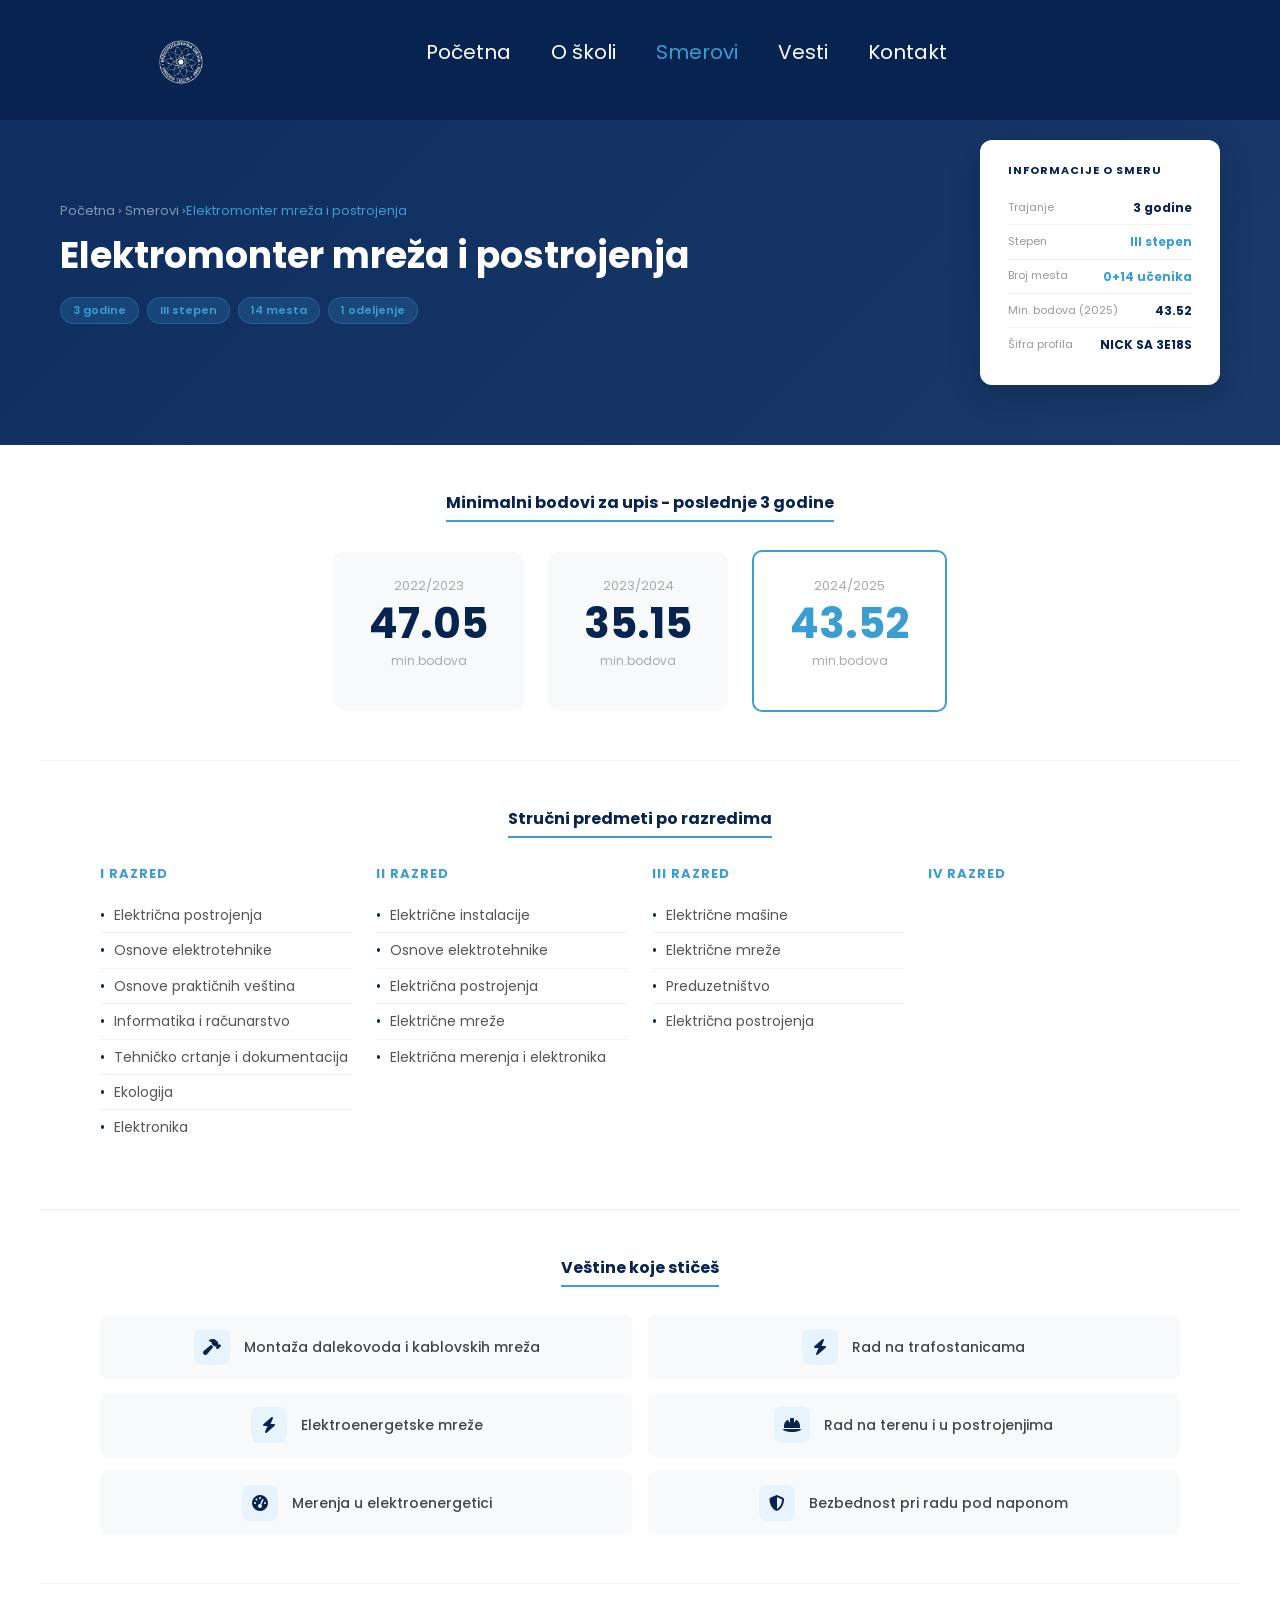
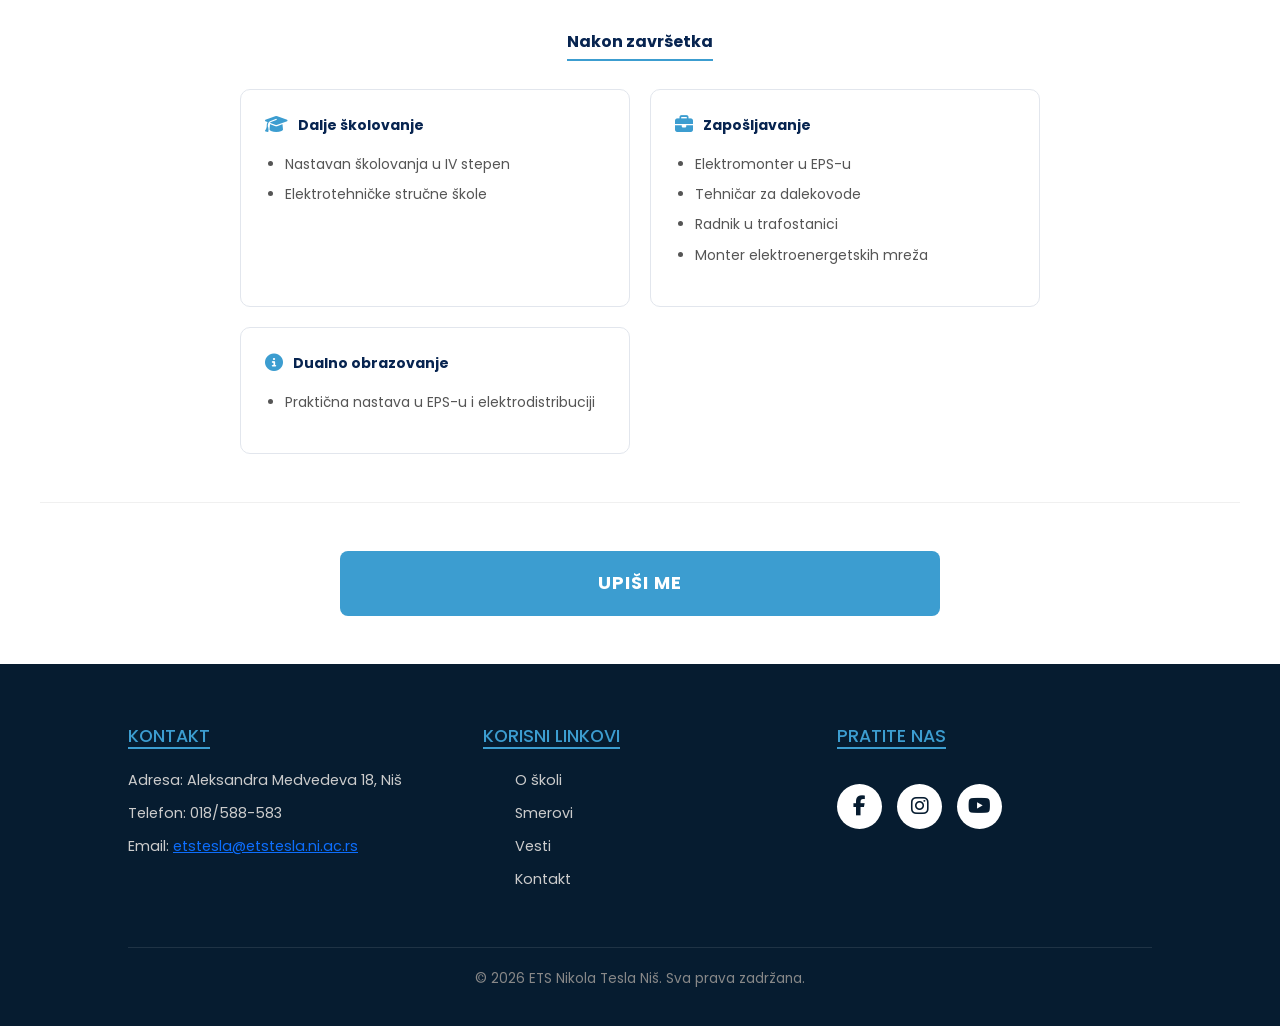
<file: HTML/Smerovi/emip.html>
<!DOCTYPE html>
<html lang="en">
<head>
    <meta charset="UTF-8">
    <meta name="viewport" content="width=device-width, initial-scale=1.0">
    <title>ETŠ Nikola Tesla - Skolski sajt</title>
    <link href="https://cdn.jsdelivr.net/npm/bootstrap@5.3.3/dist/css/bootstrap.min.css" rel="stylesheet">
    <link rel="stylesheet" href="../../CSS/Smerovi/itstyle.css">
    <link rel="stylesheet" href="https://cdnjs.cloudflare.com/ajax/libs/font-awesome/6.4.0/css/all.min.css">
    <link rel="preconnect" href="https://fonts.googleapis.com">
    <link rel="preconnect" href="https://fonts.gstatic.com" crossorigin>
    <link href="https://fonts.googleapis.com/css2?family=Exo+2:ital,wght@0,100..900;1,100..900&family=Poppins:ital,wght@0,100;0,200;0,300;0,400;0,500;0,600;0,700;0,800;0,900;1,100;1,200;1,300;1,400;1,500;1,600;1,700;1,80₀;1,9₀&display=swap" rel="stylesheet">
    <link rel="shortcut icon" href="../../Slike/Logo/logo.png" type="image/png">
</head>
<body>

    <header>
        <div class="navigacija">
            <a href="/index.html"><img src="../../Slike/Logo/logo.png" alt="Logo Skole"></a>
            
            <ul class="d-none d-lg-flex">
                <li><a href="/index.html" >Početna</a></li>
                <li><a href="/HTML/onama.html" >O školi</a></li>
                <li><a href="/HTML/smerovi.html" class="aktivno">Smerovi</a></li>
                <li><a href="/HTML/vesti.html">Vesti</a></li>
                <li><a href="/HTML/kontakt.html" >Kontakt</a></li>
            </ul>

            <button class="hamburger-btn d-lg-none" id="otvori-meni">
                 <i class="fas fa-bars ms-1"></i>
            </button>
        </div>
    </header>

    <div id="fullscreen-meni" class="overlay-meni">
        <div class="overlay-top">
            <a href="/index.html"><img src="../../Slike/Logo/logo.png" alt="Logo Skole"></a>
            <div class="zatvori-meni" id="zatvori-meni">
                <span>Close</span> <i class="fas fa-times"></i>
            </div>
        </div>
        
        <nav class="overlay-nav">
            <ul>
                <li><a href="/index.html" >Početna</a></li>
                <li><a href="/HTML/onama.html" >O školi</a></li>
                <li><a href="/HTML/smerovi.html" class="aktivno-overlay">Smerovi</a></li>
                <li><a href="/HTML/vesti.html">Vesti</a></li>
                <li><a href="/HTML/kontakt.html" >Kontakt</a></li>
            </ul>
        </nav>
    </div>

<!-- HERO SEKCIJA -->
<section class="smer-hero">
    <div class="smer-hero-sadrzaj">
        <div class="smer-hero-levo">
            <p class="breadcrumb">Početna &rsaquo; Smerovi &rsaquo; <span>Elektromonter mreža i postrojenja</span></p>
            <h1>Elektromonter mreža i postrojenja</h1>
            <div class="smer-hero-tagovi">
                <span class="hero-tag">3 godine</span>
                <span class="hero-tag">III stepen</span>
                <span class="hero-tag">14 mesta</span>
                <span class="hero-tag">1 odeljenje</span>
            </div>
        </div>
        <div class="smer-info-kartica">
            <h4>INFORMACIJE O SMERU</h4>
            <div class="info-red">
                <span class="info-label">Trajanje</span>
                <span class="info-vrednost">3 godine</span>
            </div>
            <div class="info-red">
                <span class="info-label">Stepen</span>
                <span class="info-vrednost plavo">III stepen</span>
            </div>
            <div class="info-red">
                <span class="info-label">Broj mesta</span>
                <span class="info-vrednost plavo">0+14 učenika</span>
            </div>
            <div class="info-red">
                <span class="info-label">Min. bodova (2025)</span>
                <span class="info-vrednost">43.52</span>
            </div>
            <div class="info-red">
                <span class="info-label">Šifra profila</span>
                <span class="info-vrednost">NICK SA 3E18S</span>
            </div>
        </div>
    </div>
</section>

<!-- BODOVI SEKCIJA -->
<section class="smer-sekcija">
    <h2 class="sekcija-naslov">Minimalni bodovi za upis - poslednje 3 godine</h2>
    <div class="bodovi-grid">
        <div class="bod-kartica">
            <p class="bod-godina">2022/2023</p>
            <p class="bod-broj">47.05</p>
            <p class="bod-label">min.bodova</p>
        </div>
        <div class="bod-kartica">
            <p class="bod-godina">2023/2024</p>
            <p class="bod-broj">35.15</p>
            <p class="bod-label">min.bodova</p>
        </div>
        <div class="bod-kartica aktivan">
            <p class="bod-godina">2024/2025</p>
            <p class="bod-broj plavo">43.52</p>
            <p class="bod-label">min.bodova</p>
        </div>
    </div>
</section>

<!-- PREDMETI SEKCIJA -->
<section class="smer-sekcija">
    <h2 class="sekcija-naslov">Stručni predmeti po razredima</h2>
    <div class="predmeti-grid">
        <div class="razred-kolona">
            <h4 class="razred-naslov">I RAZRED</h4>
            <ul class="predmeti-lista">
                <li>Električna postrojenja</li>
                <li>Osnove elektrotehnike</li>
                <li>Osnove praktičnih veština</li>
                <li>Informatika i računarstvo</li>
                <li>Tehničko crtanje i dokumentacija</li>
                <li>Ekologija</li>
                <li>Elektronika</li>
            </ul>
        </div>
        <div class="razred-kolona">
            <h4 class="razred-naslov">II RAZRED</h4>
            <ul class="predmeti-lista">
                <li>Električne instalacije</li>
                <li>Osnove elektrotehnike</li>
                <li>Električna postrojenja</li>
                <li>Električne mreže</li>
                <li>Električna merenja i elektronika</li>
            </ul>
        </div>
        <div class="razred-kolona">
            <h4 class="razred-naslov">III RAZRED</h4>
            <ul class="predmeti-lista">
                <li>Električne mašine</li>
                <li>Električne mreže</li>
                <li>Preduzetništvo</li>
                <li>Električna postrojenja</li>
            </ul>
        </div>
        <div class="razred-kolona">
            <h4 class="razred-naslov">IV RAZRED</h4>
            <ul class="predmeti-lista">
            </ul>
        </div>
    </div>
</section>

<!-- VEŠTINE SEKCIJA -->
<section class="smer-sekcija">
    <h2 class="sekcija-naslov">Veštine koje stičeš</h2>
    <div class="vestine-grid">
        <div class="vestina-item">
            <div class="vestina-ikona">
                <i class="fas fa-hammer"></i>
            </div>
            <span>Montaža dalekovoda i kablovskih mreža</span>
        </div>
        <div class="vestina-item">
            <div class="vestina-ikona">
                <i class="fas fa-bolt"></i>
            </div>
            <span>Rad na trafostanicama</span>
        </div>
        <div class="vestina-item">
            <div class="vestina-ikona">
                <i class="fas fa-bolt"></i>
            </div>
            <span>Elektroenergetske mreže</span>
        </div>
        <div class="vestina-item">
            <div class="vestina-ikona">
                <i class="fas fa-hard-hat"></i>
            </div>
            <span>Rad na terenu i u postrojenjima</span>
        </div>
        <div class="vestina-item">
            <div class="vestina-ikona">
                <i class="fas fa-tachometer-alt"></i>
            </div>
            <span>Merenja u elektroenergetici</span>
        </div>
        <div class="vestina-item">
            <div class="vestina-ikona">
                <i class="fas fa-shield-alt"></i>
            </div>
            <span>Bezbednost pri radu pod naponom</span>
        </div>
    </div>
</section>

<!-- NAKON ZAVRŠETKA -->
<section class="smer-sekcija">
    <h2 class="sekcija-naslov-centar">Nakon završetka</h2>
    <div class="nakon-grid">
        <div class="nakon-kartica">
            <div class="nakon-naslov">
                <i class="fas fa-graduation-cap"></i>
                <span>Dalje školovanje</span>
            </div>
            <ul class="nakon-lista">
                <li>Nastavan školovanja u IV stepen</li>
                <li>Elektrotehničke stručne škole</li>
            </ul>
        </div>
        <div class="nakon-kartica">
            <div class="nakon-naslov">
                <i class="fas fa-briefcase"></i>
                <span>Zapošljavanje</span>
            </div>
            <ul class="nakon-lista">
                <li>Elektromonter u EPS-u</li>
                <li>Tehničar za dalekovode</li>
                <li>Radnik u trafostanici</li>
                <li>Monter elektroenergetskih mreža</li>
            </ul>
        </div>

<div class="nakon-kartica">
            <div class="nakon-naslov">
                <i class="fas fa-info-circle"></i>
                <span>Dualno obrazovanje</span>
            </div>
            <ul class="nakon-lista">
                <li>Praktična nastava u EPS-u i elektrodistribuciji</li>
            </ul>
        </div>

    </div>
</section>

<!-- UPIŠI ME DUGME -->
<section class="smer-sekcija upis-sekcija">
    <button class="upis-dugme" id="OtvoriModal">UPIŠI ME</button>
</section>

<!-- MODAL (tvoj postojeći) -->
<div id="Modal" class="ModalPozadina">
    <div class="ModalSadrzaj">
        <h3 id="ZatvoriModal" class="ZatvoriIks">&times;</h3>
        <h2>Kako se upisati?</h2>
        <ul>
            <li>Položi završni ispit</li>
            <li>Prijavi se na <a href="https://mojasrednjaskola.gov.rs" target="_blank">mojasrednjaskola.gov.rs</a></li>
            <li>Unesi šifru smera: <strong>NICK SA 3E18S</strong></li>
            <li>Čekaj rezultate</li>
        </ul>
    </div>
</div>

<footer>
        <div class="footer">
            <div>
                <h3>Kontakt</h3>
                <p>Adresa: Aleksandra Medvedeva 18, Niš</p>
                <p>Telefon: 018/588-583</p>
                <p>Email: <a href="mailto:etstesla@etstesla.ni.ac.rs" target="_blank">etstesla@etstesla.ni.ac.rs</a></p>
            </div>
            <div id="korisnilinkovi">
                <h3>Korisni linkovi</h3>
                <ul>
                    <li><a href="/HTML/onama.html">O školi</a></li>
                    <li><a href="/HTML/smerovi.html">Smerovi</a></li>
                    <li><a href="/HTML/vesti.html">Vesti</a></li>
                    <li><a href="/HTML/kontakt.html">Kontakt</a></li>
                </ul>
            </div>

            <div id="socijalnemreze">
    <h3>Pratite nas</h3>
    
    <div class="mreze-kontejner">
        <a class="krug-mreza" href="https://www.facebook.com/teslaets" target="_blank" >
            <i class="fab fa-facebook-f"></i>
        </a>
        <a class="krug-mrezaig" href="https://www.instagram.com/etstesla/" target="_blank" >
            <i class="fab fa-instagram"></i>
        </a>
        <a class="krug-mrezayt" href="https://www.youtube.com/@mediaetsnikolatesla492" target="_blank" >
            <i class="fab fa-youtube"></i>
        </a>
    </div>
</div>
        </div>
        <p class="copyright">© 2026 ETS Nikola Tesla Niš. Sva prava zadržana.</p>
    </footer>

<script src="https://cdn.jsdelivr.net/npm/bootstrap@5.3.3/dist/js/bootstrap.bundle.min.js"></script>
<script src="../../JS/script.js"></script>
</body>
</html>
</file>
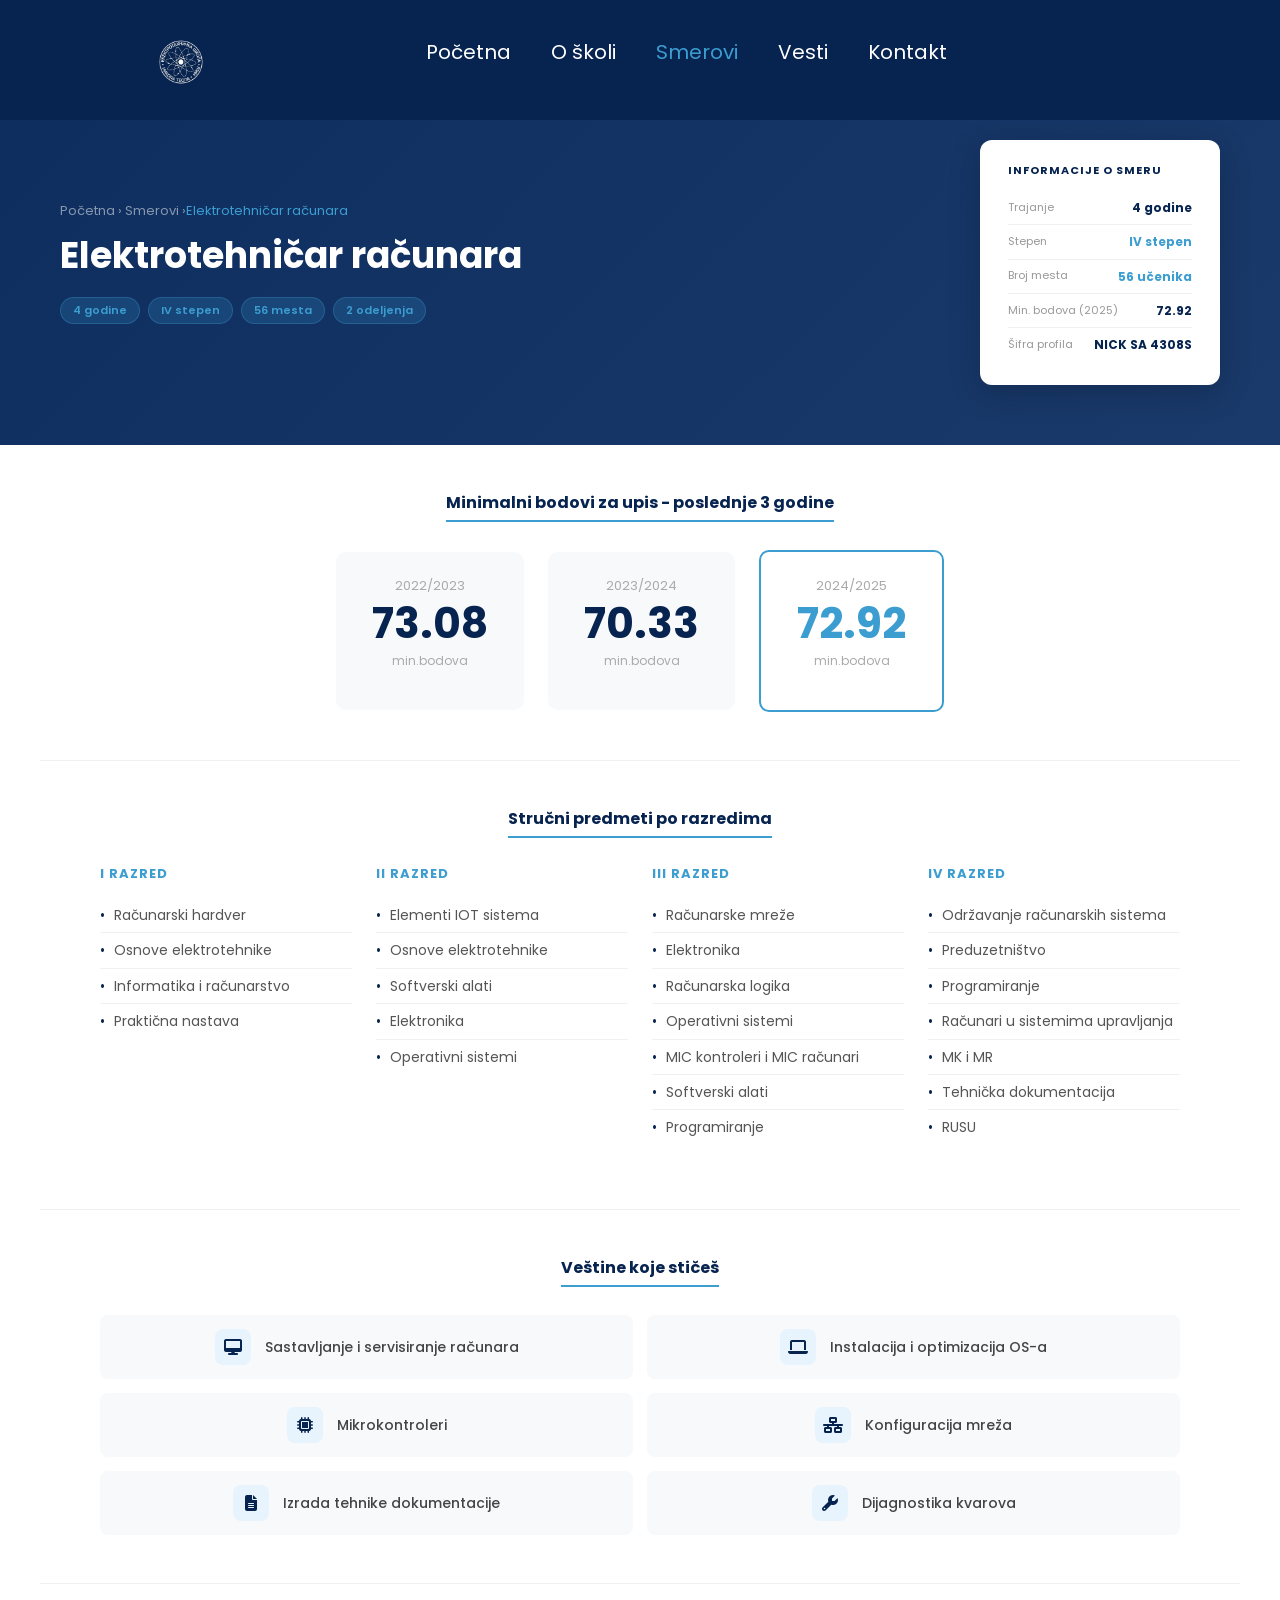
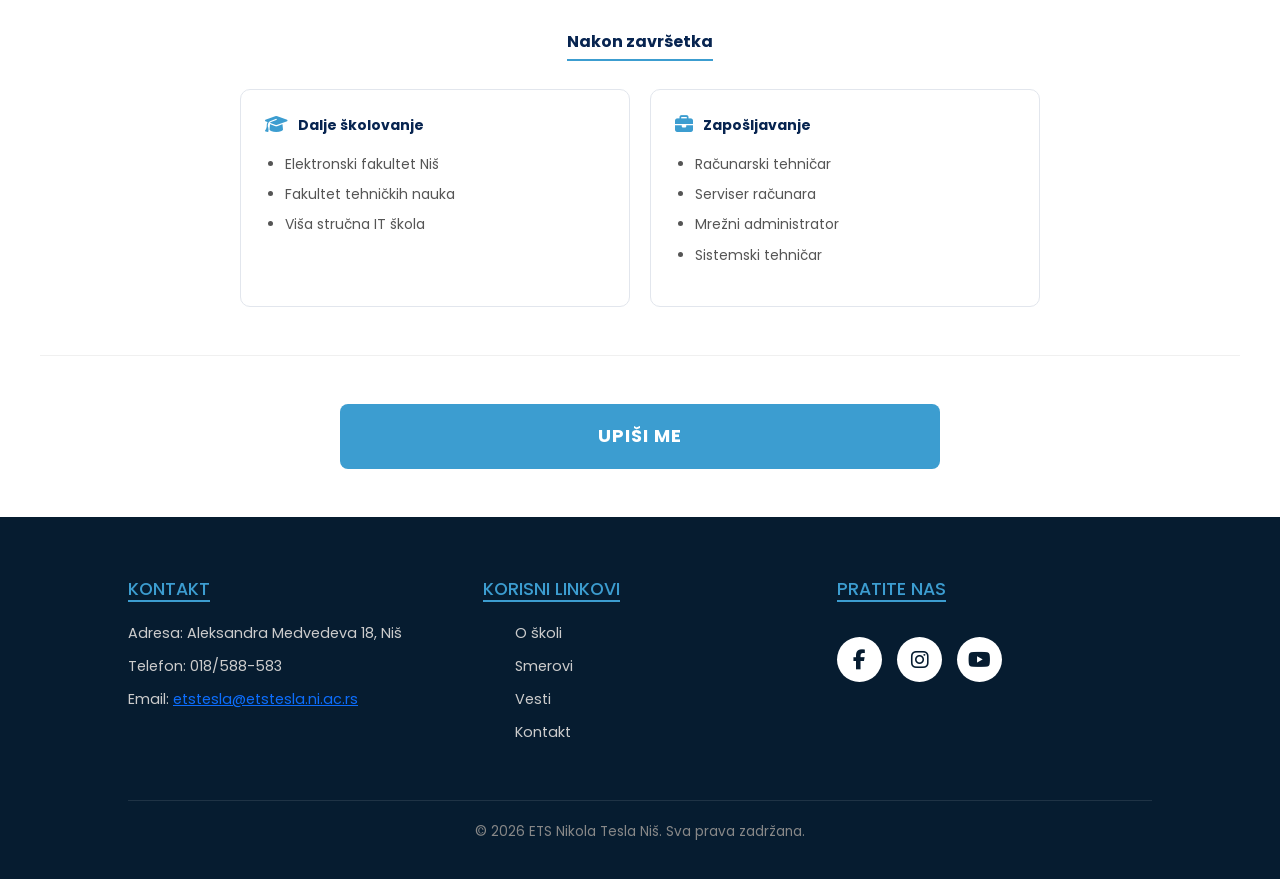
<file: HTML/Smerovi/etr.html>
<!DOCTYPE html>
<html lang="en">
<head>
    <meta charset="UTF-8">
    <meta name="viewport" content="width=device-width, initial-scale=1.0">
    <title>ETŠ Nikola Tesla - Skolski sajt</title>
    <link href="https://cdn.jsdelivr.net/npm/bootstrap@5.3.3/dist/css/bootstrap.min.css" rel="stylesheet">
    <link rel="stylesheet" href="../../CSS/Smerovi/itstyle.css">
    <link rel="stylesheet" href="https://cdnjs.cloudflare.com/ajax/libs/font-awesome/6.4.0/css/all.min.css">
    <link rel="preconnect" href="https://fonts.googleapis.com">
    <link rel="preconnect" href="https://fonts.gstatic.com" crossorigin>
    <link href="https://fonts.googleapis.com/css2?family=Exo+2:ital,wght@0,100..900;1,100..900&family=Poppins:ital,wght@0,100;0,200;0,300;0,400;0,500;0,600;0,700;0,800;0,900;1,100;1,200;1,300;1,400;1,500;1,600;1,700;1,80₀;1,9₀&display=swap" rel="stylesheet">
    <link rel="shortcut icon" href="../../Slike/Logo/logo.png" type="image/png">
</head>
<body>

    <header>
        <div class="navigacija">
            <a href="/index.html"><img src="../../Slike/Logo/logo.png" alt="Logo Skole"></a>
            
            <ul class="d-none d-lg-flex">
                <li><a href="/index.html" >Početna</a></li>
                <li><a href="/HTML/onama.html" >O školi</a></li>
                <li><a href="/HTML/smerovi.html" class="aktivno">Smerovi</a></li>
                <li><a href="/HTML/vesti.html">Vesti</a></li>
                <li><a href="/HTML/kontakt.html" >Kontakt</a></li>
            </ul>

            <button class="hamburger-btn d-lg-none" id="otvori-meni">
                 <i class="fas fa-bars ms-1"></i>
            </button>
        </div>
    </header>

    <div id="fullscreen-meni" class="overlay-meni">
        <div class="overlay-top">
            <a href="/index.html"><img src="../../Slike/Logo/logo.png" alt="Logo Skole"></a>
            <div class="zatvori-meni" id="zatvori-meni">
                <span>Close</span> <i class="fas fa-times"></i>
            </div>
        </div>
        
        <nav class="overlay-nav">
            <ul>
                <li><a href="/index.html" >Početna</a></li>
                <li><a href="/HTML/onama.html" >O školi</a></li>
                <li><a href="/HTML/smerovi.html" class="aktivno-overlay">Smerovi</a></li>
                <li><a href="/HTML/vesti.html">Vesti</a></li>
                <li><a href="/HTML/kontakt.html" >Kontakt</a></li>
            </ul>
        </nav>
    </div>

<!-- HERO SEKCIJA -->
<section class="smer-hero">
    <div class="smer-hero-sadrzaj">
        <div class="smer-hero-levo">
            <p class="breadcrumb">Početna &rsaquo; Smerovi &rsaquo; <span>Elektrotehničar računara</span></p>
            <h1>Elektrotehničar računara</h1>
            <div class="smer-hero-tagovi">
                <span class="hero-tag">4 godine</span>
                <span class="hero-tag">IV stepen</span>
                <span class="hero-tag">56 mesta</span>
                <span class="hero-tag">2 odeljenja</span>
            </div>
        </div>
        <div class="smer-info-kartica">
            <h4>INFORMACIJE O SMERU</h4>
            <div class="info-red">
                <span class="info-label">Trajanje</span>
                <span class="info-vrednost">4 godine</span>
            </div>
            <div class="info-red">
                <span class="info-label">Stepen</span>
                <span class="info-vrednost plavo">IV stepen</span>
            </div>
            <div class="info-red">
                <span class="info-label">Broj mesta</span>
                <span class="info-vrednost plavo">56 učenika</span>
            </div>
            <div class="info-red">
                <span class="info-label">Min. bodova (2025)</span>
                <span class="info-vrednost">72.92</span>
            </div>
            <div class="info-red">
                <span class="info-label">Šifra profila</span>
                <span class="info-vrednost">NICK SA 4308S</span>
            </div>
        </div>
    </div>
</section>

<!-- BODOVI SEKCIJA -->
<section class="smer-sekcija">
    <h2 class="sekcija-naslov">Minimalni bodovi za upis - poslednje 3 godine</h2>
    <div class="bodovi-grid">
        <div class="bod-kartica">
            <p class="bod-godina">2022/2023</p>
            <p class="bod-broj">73.08</p>
            <p class="bod-label">min.bodova</p>
        </div>
        <div class="bod-kartica">
            <p class="bod-godina">2023/2024</p>
            <p class="bod-broj">70.33</p>
            <p class="bod-label">min.bodova</p>
        </div>
        <div class="bod-kartica aktivan">
            <p class="bod-godina">2024/2025</p>
            <p class="bod-broj plavo">72.92</p>
            <p class="bod-label">min.bodova</p>
        </div>
    </div>
</section>

<!-- PREDMETI SEKCIJA -->
<section class="smer-sekcija">
    <h2 class="sekcija-naslov">Stručni predmeti po razredima</h2>
    <div class="predmeti-grid">
        <div class="razred-kolona">
            <h4 class="razred-naslov">I RAZRED</h4>
            <ul class="predmeti-lista">
                <li>Računarski hardver</li>
                <li>Osnove elektrotehnike</li>
                <li>Informatika i računarstvo</li>
                <li>Praktična nastava</li>
            </ul>
        </div>
        <div class="razred-kolona">
            <h4 class="razred-naslov">II RAZRED</h4>
            <ul class="predmeti-lista">
                <li>Elementi IOT sistema</li>
                <li>Osnove elektrotehnike</li>
                <li>Softverski alati</li>
                <li>Elektronika</li>
                <li>Operativni sistemi</li>
            </ul>
        </div>
        <div class="razred-kolona">
            <h4 class="razred-naslov">III RAZRED</h4>
            <ul class="predmeti-lista">
                <li>Računarske mreže</li>
                <li>Elektronika</li>
                <li>Računarska logika</li>
                <li>Operativni sistemi</li>
                <li>MIC kontroleri i MIC računari</li>
                <li>Softverski alati</li>
                <li>Programiranje</li>
            </ul>
        </div>
        <div class="razred-kolona">
            <h4 class="razred-naslov">IV RAZRED</h4>
            <ul class="predmeti-lista">
                <li>Održavanje računarskih sistema</li>
                <li>Preduzetništvo</li>
                <li>Programiranje</li>
                <li>Računari u sistemima upravljanja</li>
                <li>MK i MR</li>
                <li>Tehnička dokumentacija</li>
                <li>RUSU</li>
            </ul>
        </div>
    </div>
</section>

<!-- VEŠTINE SEKCIJA -->
<section class="smer-sekcija">
    <h2 class="sekcija-naslov">Veštine koje stičeš</h2>
    <div class="vestine-grid">
        <div class="vestina-item">
            <div class="vestina-ikona">
                <i class="fas fa-desktop"></i>
            </div>
            <span>Sastavljanje i servisiranje računara</span>
        </div>
        <div class="vestina-item">
            <div class="vestina-ikona">
                <i class="fas fa-laptop"></i>
            </div>
            <span>Instalacija i optimizacija OS-a</span>
        </div>
        <div class="vestina-item">
            <div class="vestina-ikona">
                <i class="fas fa-microchip"></i>
            </div>
            <span>Mikrokontroleri</span>
        </div>
        <div class="vestina-item">
            <div class="vestina-ikona">
                <i class="fas fa-network-wired"></i>
            </div>
            <span>Konfiguracija mreža</span>
        </div>
        <div class="vestina-item">
            <div class="vestina-ikona">
                <i class="fas fa-file-alt"></i>
            </div>
            <span>Izrada tehnike dokumentacije</span>
        </div>
        <div class="vestina-item">
            <div class="vestina-ikona">
                <i class="fas fa-wrench"></i>
            </div>
            <span>Dijagnostika kvarova</span>
        </div>
    </div>
</section>

<!-- NAKON ZAVRŠETKA -->
<section class="smer-sekcija">
    <h2 class="sekcija-naslov-centar">Nakon završetka</h2>
    <div class="nakon-grid">
        <div class="nakon-kartica">
            <div class="nakon-naslov">
                <i class="fas fa-graduation-cap"></i>
                <span>Dalje školovanje</span>
            </div>
            <ul class="nakon-lista">
                <li>Elektronski fakultet Niš</li>
                <li>Fakultet tehničkih nauka</li>
                <li>Viša stručna IT škola</li>
            </ul>
        </div>
        <div class="nakon-kartica">
            <div class="nakon-naslov">
                <i class="fas fa-briefcase"></i>
                <span>Zapošljavanje</span>
            </div>
            <ul class="nakon-lista">
                <li>Računarski tehničar</li>
                <li>Serviser računara</li>
                <li>Mrežni administrator</li>
                <li>Sistemski tehničar</li>
            </ul>
        </div>
    </div>
</section>

<!-- UPIŠI ME DUGME -->
<section class="smer-sekcija upis-sekcija">
    <button class="upis-dugme" id="OtvoriModal">UPIŠI ME</button>
</section>

<!-- MODAL (tvoj postojeći) -->
<div id="Modal" class="ModalPozadina">
    <div class="ModalSadrzaj">
        <h3 id="ZatvoriModal" class="ZatvoriIks">&times;</h3>
        <h2>Kako se upisati?</h2>
        <ul>
            <li>Položi završni ispit</li>
            <li>Prijavi se na <a href="https://mojasrednjaskola.gov.rs" target="_blank">mojasrednjaskola.gov.rs</a></li>
            <li>Unesi šifru smera: <strong>NICK SA 4E08S</strong></li>
            <li>Čekaj rezultate</li>
        </ul>
    </div>
</div>

<footer>
        <div class="footer">
            <div>
                <h3>Kontakt</h3>
                <p>Adresa: Aleksandra Medvedeva 18, Niš</p>
                <p>Telefon: 018/588-583</p>
                <p>Email: <a href="mailto:etstesla@etstesla.ni.ac.rs" target="_blank">etstesla@etstesla.ni.ac.rs</a></p>
            </div>
            <div id="korisnilinkovi">
                <h3>Korisni linkovi</h3>
                <ul>
                    <li><a href="/HTML/onama.html">O školi</a></li>
                    <li><a href="/HTML/smerovi.html">Smerovi</a></li>
                    <li><a href="/HTML/vesti.html">Vesti</a></li>
                    <li><a href="/HTML/kontakt.html">Kontakt</a></li>
                </ul>
            </div>

            <div id="socijalnemreze">
    <h3>Pratite nas</h3>
    
    <div class="mreze-kontejner">
        <a class="krug-mreza" href="https://www.facebook.com/teslaets" target="_blank" >
            <i class="fab fa-facebook-f"></i>
        </a>
        <a class="krug-mrezaig" href="https://www.instagram.com/etstesla/" target="_blank" >
            <i class="fab fa-instagram"></i>
        </a>
        <a class="krug-mrezayt" href="https://www.youtube.com/@mediaetsnikolatesla492" target="_blank" >
            <i class="fab fa-youtube"></i>
        </a>
    </div>
</div>
        </div>
        <p class="copyright">© 2026 ETS Nikola Tesla Niš. Sva prava zadržana.</p>
    </footer>

<script src="https://cdn.jsdelivr.net/npm/bootstrap@5.3.3/dist/js/bootstrap.bundle.min.js"></script>
<script src="../../JS/script.js"></script>
</body>
</html>
</file>
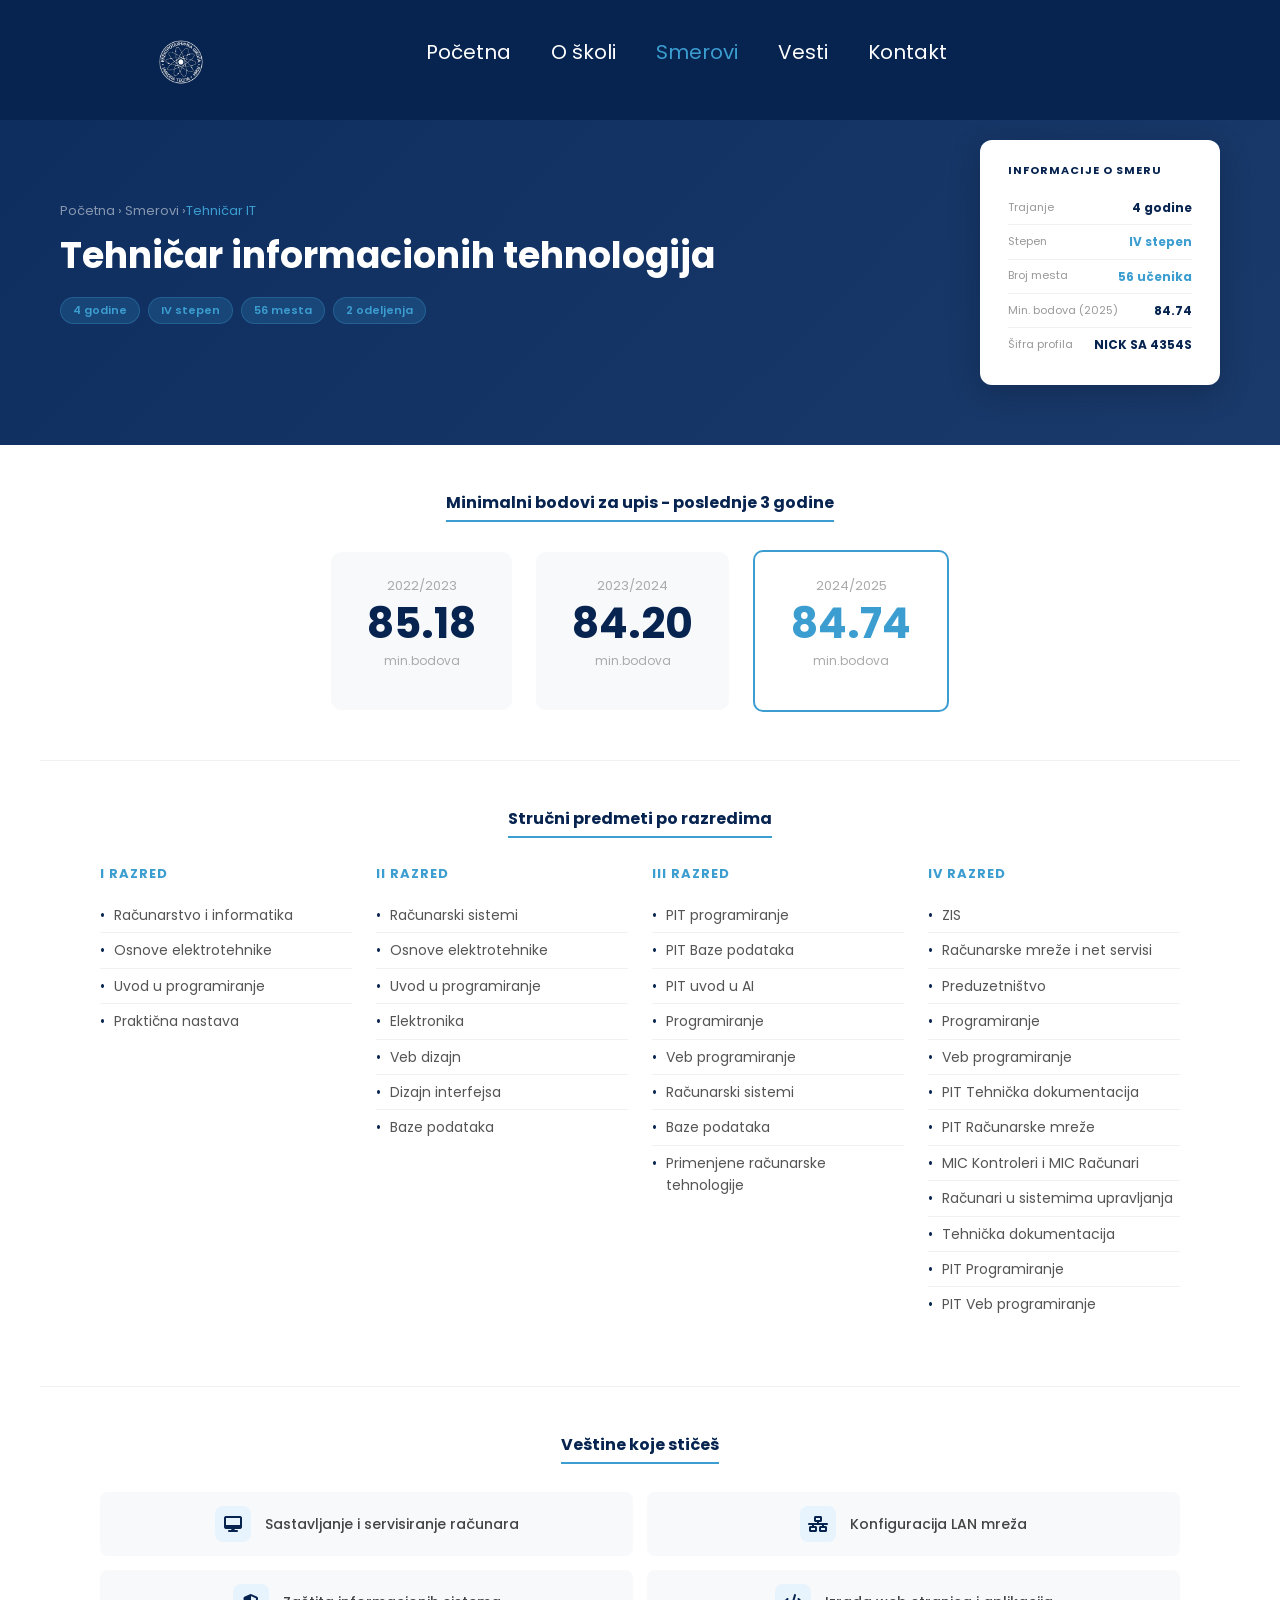
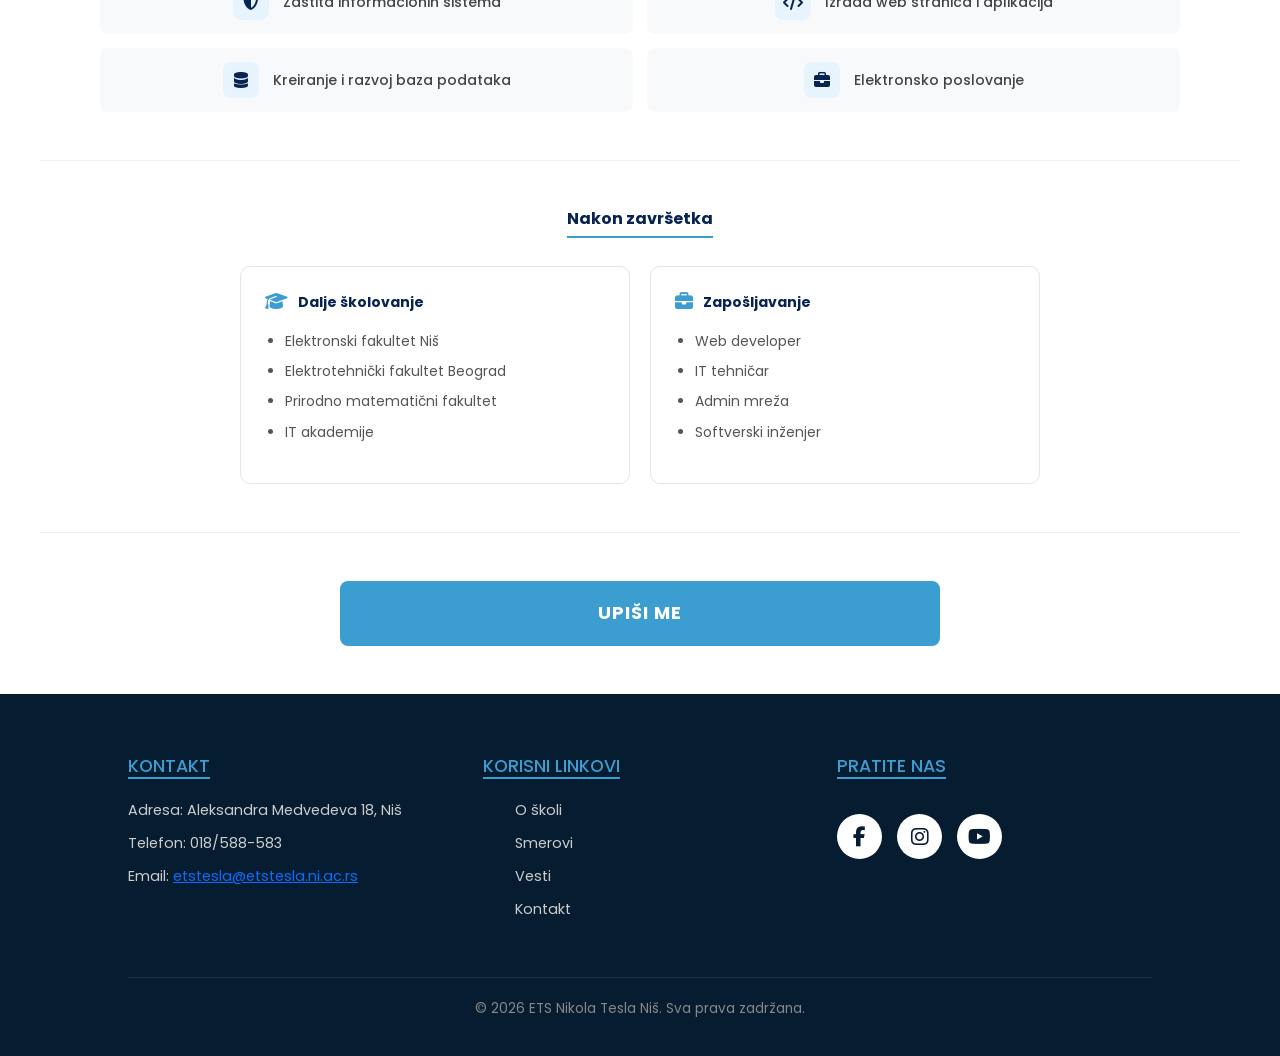
<file: HTML/Smerovi/it.html>
<!DOCTYPE html>
<html lang="en">
<head>
    <meta charset="UTF-8">
    <meta name="viewport" content="width=device-width, initial-scale=1.0">
    <title>ETŠ Nikola Tesla - Skolski sajt</title>
    <link href="https://cdn.jsdelivr.net/npm/bootstrap@5.3.3/dist/css/bootstrap.min.css" rel="stylesheet">
    <link rel="stylesheet" href="../../CSS/Smerovi/itstyle.css">
    <link rel="stylesheet" href="https://cdnjs.cloudflare.com/ajax/libs/font-awesome/6.4.0/css/all.min.css">

    <link rel="preconnect" href="https://fonts.googleapis.com">
    <link rel="preconnect" href="https://fonts.gstatic.com" crossorigin>
    <link href="https://fonts.googleapis.com/css2?family=Exo+2:ital,wght@0,100..900;1,100..900&family=Poppins:ital,wght@0,100;0,200;0,300;0,400;0,500;0,600;0,700;0,800;0,900;1,100;1,200;1,300;1,400;1,500;1,600;1,700;1,80₀;1,9₀&display=swap" rel="stylesheet">
    <link rel="shortcut icon" href="../../Slike/Logo/logo.png" type="image/png">
</head>
<body>

     <header>
        <div class="navigacija">
            <a href="/index.html"><img src="../../Slike/Logo/logo.png" alt="Logo Skole"></a>
            
            <ul class="d-none d-lg-flex">
                <li><a href="/index.html" >Početna</a></li>
                <li><a href="/HTML/onama.html" >O školi</a></li>
                <li><a href="/HTML/smerovi.html" class="aktivno">Smerovi</a></li>
                <li><a href="/HTML/vesti.html">Vesti</a></li>
                <li><a href="/HTML/kontakt.html" >Kontakt</a></li>
            </ul>

            <button class="hamburger-btn d-lg-none" id="otvori-meni">
                 <i class="fas fa-bars ms-1"></i>
            </button>
        </div>
    </header>

    <div id="fullscreen-meni" class="overlay-meni">
        <div class="overlay-top">
            <a href="/index.html"><img src="../../Slike/Logo/logo.png" alt="Logo Skole"></a>
            <div class="zatvori-meni" id="zatvori-meni">
                <span>Close</span> <i class="fas fa-times"></i>
            </div>
        </div>

        <nav class="overlay-nav">
            <ul>
                <li><a href="/index.html" >Početna</a></li>
                <li><a href="/HTML/onama.html" >O školi</a></li>
                <li><a href="/HTML/smerovi.html" class="aktivno-overlay">Smerovi</a></li>
                <li><a href="/HTML/vesti.html">Vesti</a></li>
                <li><a href="/HTML/kontakt.html" >Kontakt</a></li>
            </ul>
        </nav>
    </div>

<!-- HERO SEKCIJA -->
<section class="smer-hero">
    <div class="smer-hero-sadrzaj">
        <div class="smer-hero-levo">
            <p class="breadcrumb">Početna &rsaquo; Smerovi &rsaquo; <span>Tehničar IT</span></p>
            <h1>Tehničar informacionih tehnologija</h1>
            <div class="smer-hero-tagovi">
                <span class="hero-tag">4 godine</span>
                <span class="hero-tag">IV stepen</span>
                <span class="hero-tag">56 mesta</span>
                <span class="hero-tag">2 odeljenja</span>
            </div>
        </div>
        <div class="smer-info-kartica">
            <h4>INFORMACIJE O SMERU</h4>
            <div class="info-red">
                <span class="info-label">Trajanje</span>
                <span class="info-vrednost">4 godine</span>
            </div>
            <div class="info-red">
                <span class="info-label">Stepen</span>
                <span class="info-vrednost plavo">IV stepen</span>
            </div>
            <div class="info-red">
                <span class="info-label">Broj mesta</span>
                <span class="info-vrednost plavo">56 učenika</span>
            </div>
            <div class="info-red">
                <span class="info-label">Min. bodova (2025)</span>
                <span class="info-vrednost">84.74</span>
            </div>
            <div class="info-red">
                <span class="info-label">Šifra profila</span>
                <span class="info-vrednost">NICK SA 4354S</span>
            </div>
        </div>
    </div>
</section>

<!-- BODOVI SEKCIJA -->
<section class="smer-sekcija">
    <h2 class="sekcija-naslov">Minimalni bodovi za upis - poslednje 3 godine</h2>
    <div class="bodovi-grid">
        <div class="bod-kartica">
            <p class="bod-godina">2022/2023</p>
            <p class="bod-broj">85.18</p>
            <p class="bod-label">min.bodova</p>
        </div>
        <div class="bod-kartica">
            <p class="bod-godina">2023/2024</p>
            <p class="bod-broj">84.20</p>
            <p class="bod-label">min.bodova</p>
        </div>
        <div class="bod-kartica aktivan">
            <p class="bod-godina">2024/2025</p>
            <p class="bod-broj plavo">84.74</p>
            <p class="bod-label">min.bodova</p>
        </div>
    </div>
</section>

<!-- PREDMETI SEKCIJA -->
<section class="smer-sekcija">
    <h2 class="sekcija-naslov">Stručni predmeti po razredima</h2>
    <div class="predmeti-grid">
        <div class="razred-kolona">
            <h4 class="razred-naslov">I RAZRED</h4>
            <ul class="predmeti-lista">
                <li>Računarstvo i informatika</li>
                <li>Osnove elektrotehnike</li>
                <li>Uvod u programiranje</li>
                <li>Praktična nastava</li>
            </ul>
        </div>
        <div class="razred-kolona">
            <h4 class="razred-naslov">II RAZRED</h4>
            <ul class="predmeti-lista">
                <li>Računarski sistemi</li>
                <li>Osnove elektrotehnike</li>
                <li>Uvod u programiranje</li>
                <li>Elektronika</li>
                <li>Veb dizajn</li>
                <li>Dizajn interfejsa</li>
                <li>Baze podataka</li>
            </ul>
        </div>
        <div class="razred-kolona">
            <h4 class="razred-naslov">III RAZRED</h4>
            <ul class="predmeti-lista">
                <li>PIT programiranje</li>
                <li>PIT Baze podataka</li>
                <li>PIT uvod u AI</li>
                <li>Programiranje</li>
                <li>Veb programiranje</li>
                <li>Računarski sistemi</li>
                <li>Baze podataka</li>
                <li>Primenjene računarske tehnologije</li>
            </ul>
        </div>
        <div class="razred-kolona">
            <h4 class="razred-naslov">IV RAZRED</h4>
            <ul class="predmeti-lista">
                <li>ZIS</li>
                <li>Računarske mreže i net servisi</li>
                <li>Preduzetništvo</li>
                <li>Programiranje</li>
                <li>Veb programiranje</li>
                <li>PIT Tehnička dokumentacija</li>
                <li>PIT Računarske mreže</li>
                <li>MIC Kontroleri i MIC Računari</li>
                <li>Računari u sistemima upravljanja</li>
                <li>Tehnička dokumentacija</li>
                <li>PIT Programiranje</li>
                <li>PIT Veb programiranje</li>
            </ul>
        </div>
    </div>
</section>

<!-- VEŠTINE SEKCIJA -->
<section class="smer-sekcija">
    <h2 class="sekcija-naslov">Veštine koje stičeš</h2>
    <div class="vestine-grid">
        <div class="vestina-item">
            <div class="vestina-ikona">
                <i class="fas fa-desktop"></i>
            </div>
            <span>Sastavljanje i servisiranje računara</span>
        </div>
        <div class="vestina-item">
            <div class="vestina-ikona">
                <i class="fas fa-network-wired"></i>
            </div>
            <span>Konfiguracija LAN mreža</span>
        </div>
        <div class="vestina-item">
            <div class="vestina-ikona">
                <i class="fas fa-shield-alt"></i>
            </div>
            <span>Zaštita informacionih sistema</span>
        </div>
        <div class="vestina-item">
            <div class="vestina-ikona">
                <i class="fas fa-code"></i>
            </div>
            <span>Izrada web stranica i aplikacija</span>
        </div>
        <div class="vestina-item">
            <div class="vestina-ikona">
                <i class="fas fa-database"></i>
            </div>
            <span>Kreiranje i razvoj baza podataka</span>
        </div>
        <div class="vestina-item">
            <div class="vestina-ikona">
                <i class="fas fa-briefcase"></i>
            </div>
            <span>Elektronsko poslovanje</span>
        </div>
    </div>
</section>

<!-- NAKON ZAVRŠETKA -->
<section class="smer-sekcija">
    <h2 class="sekcija-naslov-centar">Nakon završetka</h2>
    <div class="nakon-grid">
        <div class="nakon-kartica">
            <div class="nakon-naslov">
                <i class="fas fa-graduation-cap"></i>
                <span>Dalje školovanje</span>
            </div>
            <ul class="nakon-lista">
                <li>Elektronski fakultet Niš</li>
                <li>Elektrotehnički fakultet Beograd</li>
                <li>Prirodno matematični fakultet</li>
                <li>IT akademije</li>
            </ul>
        </div>
        <div class="nakon-kartica">
            <div class="nakon-naslov">
                <i class="fas fa-briefcase"></i>
                <span>Zapošljavanje</span>
            </div>
            <ul class="nakon-lista">
                <li>Web developer</li>
                <li>IT tehničar</li>
                <li>Admin mreža</li>
                <li>Softverski inženjer</li>
            </ul>
        </div>
    </div>
</section>

<!-- UPIŠI ME DUGME -->
<section class="smer-sekcija upis-sekcija">
    <button class="upis-dugme" id="OtvoriModal">UPIŠI ME</button>
</section>

<!-- MODAL (tvoj postojeći) -->
<div id="Modal" class="ModalPozadina">
    <div class="ModalSadrzaj">
        <h3 id="ZatvoriModal" class="ZatvoriIks">&times;</h3>
        <h2>Kako se upisati?</h2>
        <ul>
            <li>Položi završni ispit</li>
            <li>Prijavi se na <a href="https://mojasrednjaskola.gov.rs" target="_blank">mojasrednjaskola.gov.rs</a></li>
            <li>Unesi šifru smera: <strong>NICK SA 4354S</strong></li>
            <li>Čekaj rezultate</li>
        </ul>
    </div>
</div>

<footer>
        <div class="footer">
            <div>
                <h3>Kontakt</h3>
                <p>Adresa: Aleksandra Medvedeva 18, Niš</p>
                <p>Telefon: 018/588-583</p>
                <p>Email: <a href="mailto:etstesla@etstesla.ni.ac.rs" target="_blank">etstesla@etstesla.ni.ac.rs</a></p>
            </div>
            <div id="korisnilinkovi">
                <h3>Korisni linkovi</h3>
                <ul>
                    <li><a href="/HTML/onama.html">O školi</a></li>
                    <li><a href="/HTML/smerovi.html">Smerovi</a></li>
                    <li><a href="/HTML/vesti.html">Vesti</a></li>
                    <li><a href="/HTML/kontakt.html">Kontakt</a></li>
                </ul>
            </div>

            <div id="socijalnemreze">
    <h3>Pratite nas</h3>
    
    <div class="mreze-kontejner">
        <a class="krug-mreza" href="https://www.facebook.com/teslaets" target="_blank" >
            <i class="fab fa-facebook-f"></i>
        </a>
        <a class="krug-mrezaig" href="https://www.instagram.com/etstesla/" target="_blank" >
            <i class="fab fa-instagram"></i>
        </a>
        <a class="krug-mrezayt" href="https://www.youtube.com/@mediaetsnikolatesla492" target="_blank" >
            <i class="fab fa-youtube"></i>
        </a>
    </div>
</div>
        </div>
        <p class="copyright">© 2026 ETS Nikola Tesla Niš. Sva prava zadržana.</p>
    </footer>

<script src="https://cdn.jsdelivr.net/npm/bootstrap@5.3.3/dist/js/bootstrap.bundle.min.js"></script>
<script src="../../JS/script.js"></script>
</body>
</html>
</file>
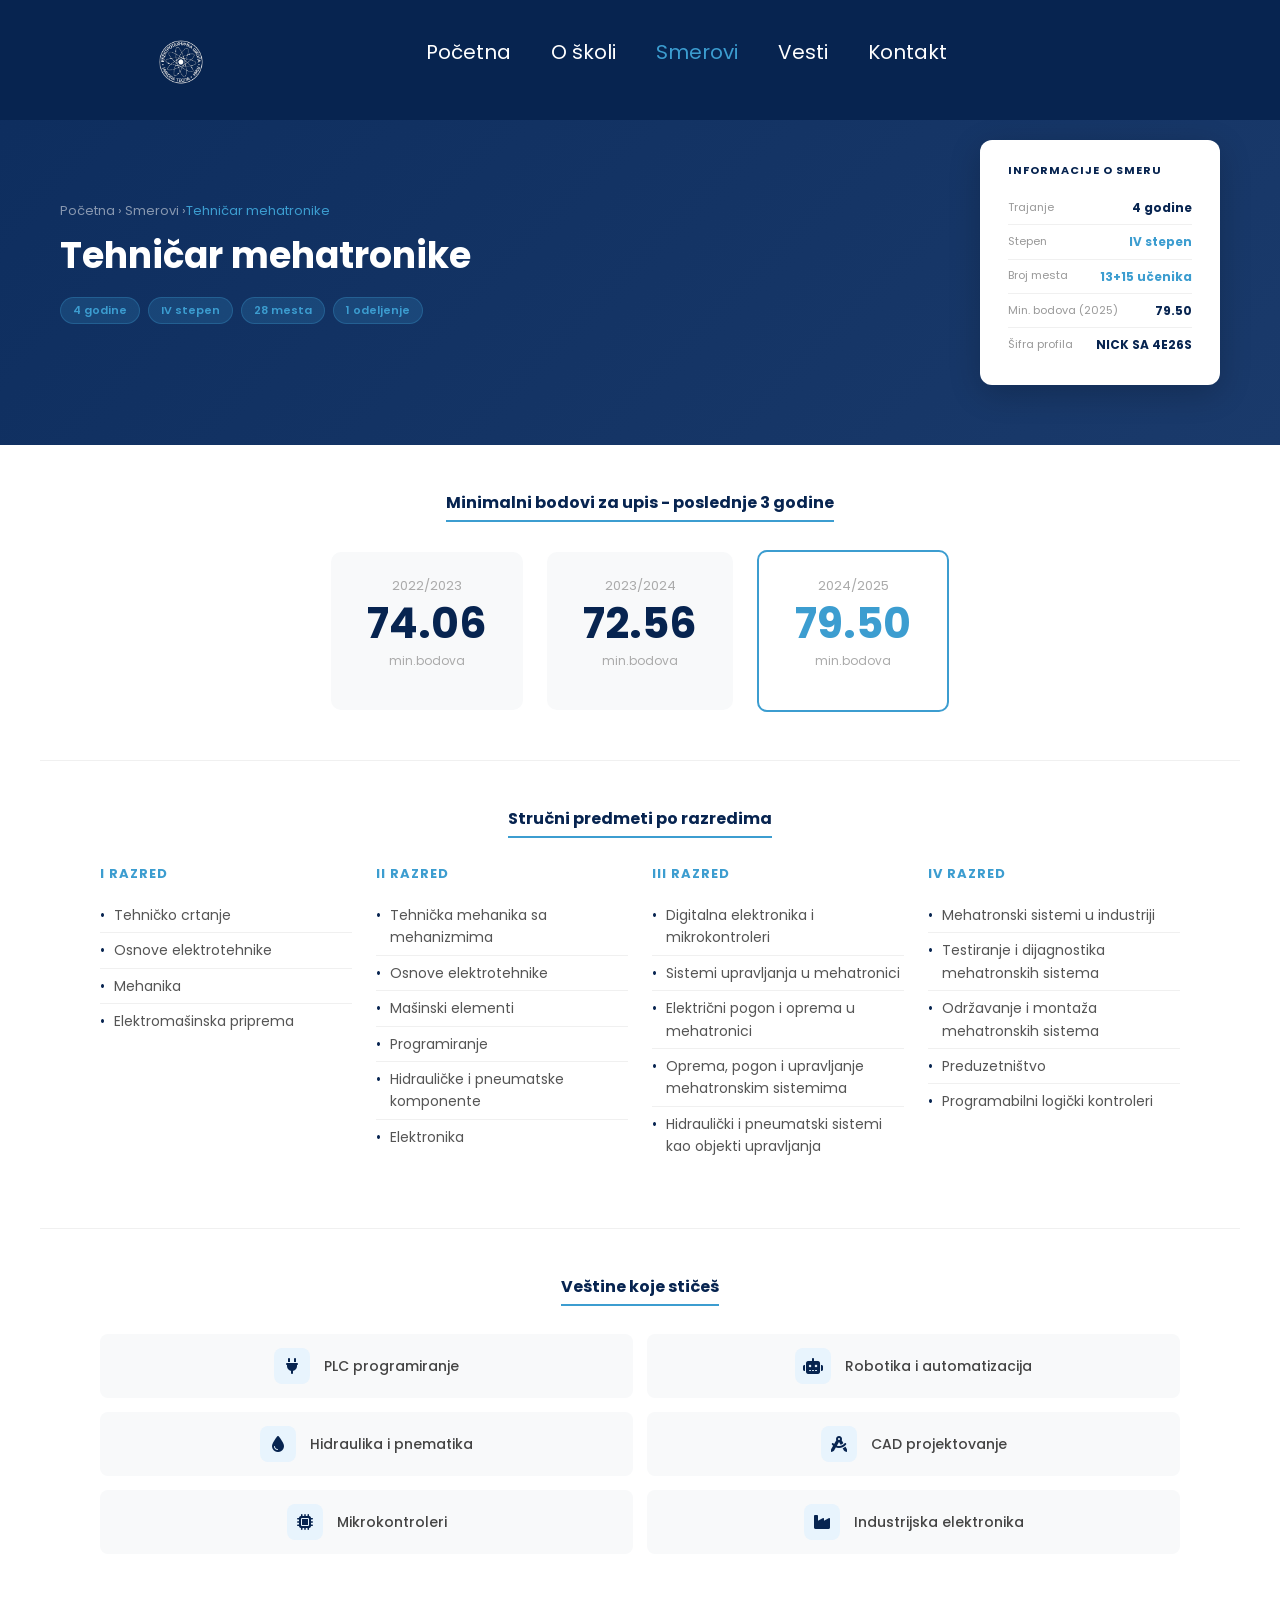
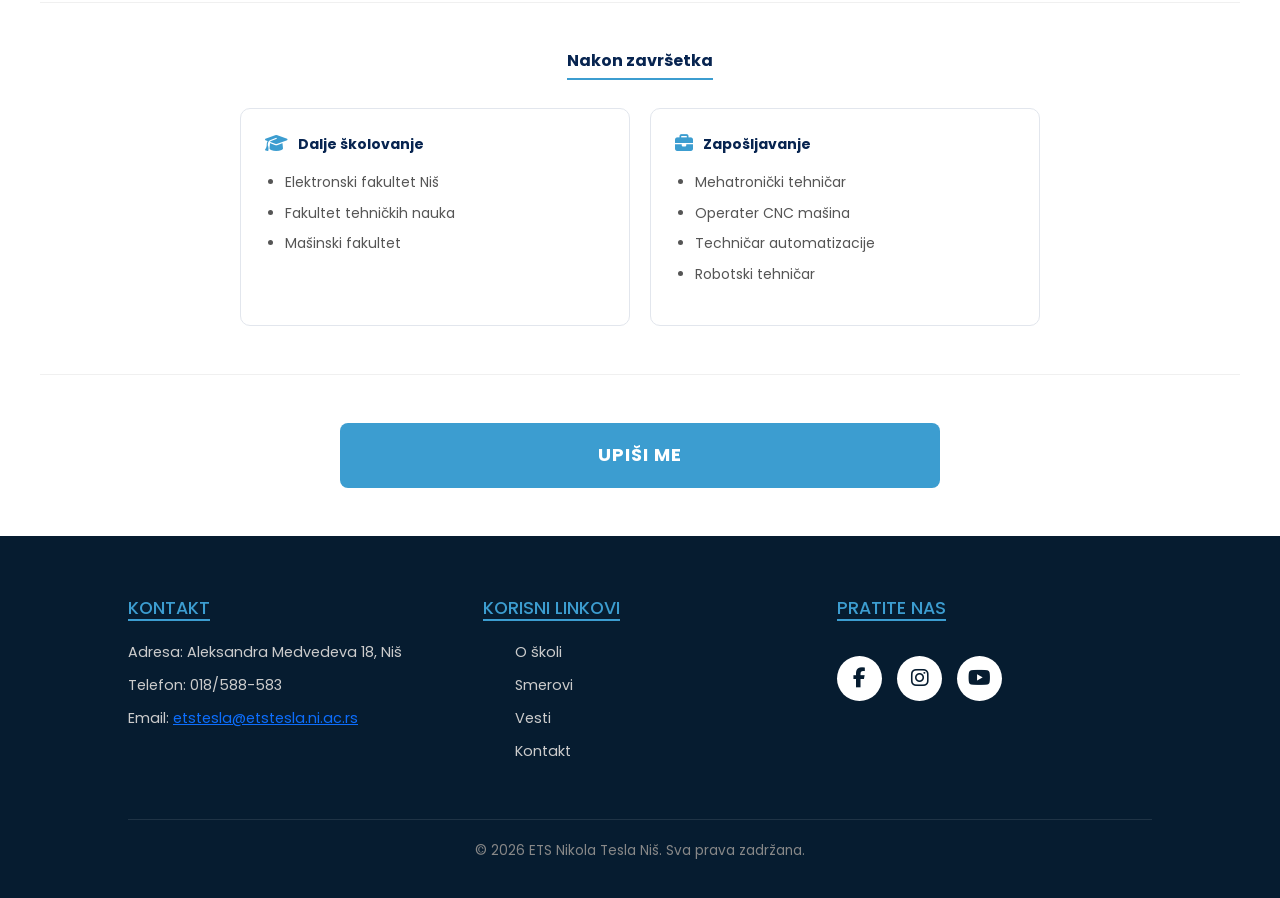
<file: HTML/Smerovi/tm.html>
<!DOCTYPE html>
<html lang="en">
<head>
    <meta charset="UTF-8">
    <meta name="viewport" content="width=device-width, initial-scale=1.0">
    <title>ETŠ Nikola Tesla - Skolski sajt</title>
    <link href="https://cdn.jsdelivr.net/npm/bootstrap@5.3.3/dist/css/bootstrap.min.css" rel="stylesheet">
    <link rel="stylesheet" href="../../CSS/Smerovi/itstyle.css">
    <link rel="stylesheet" href="https://cdnjs.cloudflare.com/ajax/libs/font-awesome/6.4.0/css/all.min.css">
    <link rel="preconnect" href="https://fonts.googleapis.com">
    <link rel="preconnect" href="https://fonts.gstatic.com" crossorigin>
    <link href="https://fonts.googleapis.com/css2?family=Exo+2:ital,wght@0,100..900;1,100..900&family=Poppins:ital,wght@0,100;0,200;0,300;0,400;0,500;0,600;0,700;0,800;0,900;1,100;1,200;1,300;1,400;1,500;1,600;1,700;1,80₀;1,9₀&display=swap" rel="stylesheet">
    <link rel="shortcut icon" href="../../Slike/Logo/logo.png" type="image/png">
</head>
<body>

    <header>
        <div class="navigacija">
            <a href="/index.html"><img src="../../Slike/Logo/logo.png" alt="Logo Skole"></a>
            
            <ul class="d-none d-lg-flex">
                <li><a href="/index.html" >Početna</a></li>
                <li><a href="/HTML/onama.html" >O školi</a></li>
                <li><a href="/HTML/smerovi.html" class="aktivno">Smerovi</a></li>
                <li><a href="/HTML/vesti.html">Vesti</a></li>
                <li><a href="/HTML/kontakt.html" >Kontakt</a></li>
            </ul>

            <button class="hamburger-btn d-lg-none" id="otvori-meni">
                 <i class="fas fa-bars ms-1"></i>
            </button>
        </div>
    </header>

    <div id="fullscreen-meni" class="overlay-meni">
        <div class="overlay-top">
            <a href="/index.html"><img src="../../Slike/Logo/logo.png" alt="Logo Skole"></a>
            <div class="zatvori-meni" id="zatvori-meni">
                <span>Close</span> <i class="fas fa-times"></i>
            </div>
        </div>
        
        <nav class="overlay-nav">
            <ul>
                <li><a href="/index.html" >Početna</a></li>
                <li><a href="/HTML/onama.html" >O školi</a></li>
                <li><a href="/HTML/smerovi.html" class="aktivno-overlay">Smerovi</a></li>
                <li><a href="/HTML/vesti.html">Vesti</a></li>
                <li><a href="/HTML/kontakt.html" >Kontakt</a></li>
            </ul>
        </nav>
    </div>

<!-- HERO SEKCIJA -->
<section class="smer-hero">
    <div class="smer-hero-sadrzaj">
        <div class="smer-hero-levo">
            <p class="breadcrumb">Početna &rsaquo; Smerovi &rsaquo; <span>Tehničar mehatronike</span></p>
            <h1>Tehničar mehatronike</h1>
            <div class="smer-hero-tagovi">
                <span class="hero-tag">4 godine</span>
                <span class="hero-tag">IV stepen</span>
                <span class="hero-tag">28 mesta</span>
                <span class="hero-tag">1 odeljenje</span>
            </div>
        </div>
        <div class="smer-info-kartica">
            <h4>INFORMACIJE O SMERU</h4>
            <div class="info-red">
                <span class="info-label">Trajanje</span>
                <span class="info-vrednost">4 godine</span>
            </div>
            <div class="info-red">
                <span class="info-label">Stepen</span>
                <span class="info-vrednost plavo">IV stepen</span>
            </div>
            <div class="info-red">
                <span class="info-label">Broj mesta</span>
                <span class="info-vrednost plavo">13+15 učenika</span>
            </div>
            <div class="info-red">
                <span class="info-label">Min. bodova (2025)</span>
                <span class="info-vrednost">79.50</span>
            </div>
            <div class="info-red">
                <span class="info-label">Šifra profila</span>
                <span class="info-vrednost">NICK SA 4E26S</span>
            </div>
        </div>
    </div>
</section>

<!-- BODOVI SEKCIJA -->
<section class="smer-sekcija">
    <h2 class="sekcija-naslov">Minimalni bodovi za upis - poslednje 3 godine</h2>
    <div class="bodovi-grid">
        <div class="bod-kartica">
            <p class="bod-godina">2022/2023</p>
            <p class="bod-broj">74.06</p>
            <p class="bod-label">min.bodova</p>
        </div>
        <div class="bod-kartica">
            <p class="bod-godina">2023/2024</p>
            <p class="bod-broj">72.56</p>
            <p class="bod-label">min.bodova</p>
        </div>
        <div class="bod-kartica aktivan">
            <p class="bod-godina">2024/2025</p>
            <p class="bod-broj plavo">79.50</p>
            <p class="bod-label">min.bodova</p>
        </div>
    </div>
</section>

<!-- PREDMETI SEKCIJA -->
<section class="smer-sekcija">
    <h2 class="sekcija-naslov">Stručni predmeti po razredima</h2>
    <div class="predmeti-grid">
        <div class="razred-kolona">
            <h4 class="razred-naslov">I RAZRED</h4>
            <ul class="predmeti-lista">
                <li>Tehničko crtanje</li>
                <li>Osnove elektrotehnike</li>
                <li>Mehanika</li>
                <li>Elektromašinska priprema</li>
            </ul>
        </div>
        <div class="razred-kolona">
            <h4 class="razred-naslov">II RAZRED</h4>
            <ul class="predmeti-lista">
                <li>Tehnička mehanika sa mehanizmima</li>
                <li>Osnove elektrotehnike</li>
                <li>Mašinski elementi</li>
                <li>Programiranje</li>
                <li>Hidrauličke i pneumatske komponente</li>
                <li>Elektronika</li>
            </ul>
        </div>
        <div class="razred-kolona">
            <h4 class="razred-naslov">III RAZRED</h4>
            <ul class="predmeti-lista">
                <li>Digitalna elektronika i mikrokontroleri</li>
                <li>Sistemi upravljanja u mehatronici</li>
                <li>Električni pogon i oprema u mehatronici</li>
                <li>Oprema, pogon i upravljanje mehatronskim sistemima</li>
                <li>Hidraulički i pneumatski sistemi kao objekti upravljanja</li>
            </ul>
        </div>
        <div class="razred-kolona">
            <h4 class="razred-naslov">IV RAZRED</h4>
            <ul class="predmeti-lista">
                <li>Mehatronski sistemi u industriji</li>
                <li>Testiranje i dijagnostika mehatronskih sistema</li>
                <li>Održavanje i montaža mehatronskih sistema</li>
                <li>Preduzetništvo</li>
                <li>Programabilni logički kontroleri</li>
            </ul>
        </div>
    </div>
</section>

<!-- VEŠTINE SEKCIJA -->
<section class="smer-sekcija">
    <h2 class="sekcija-naslov">Veštine koje stičeš</h2>
    <div class="vestine-grid">
        <div class="vestina-item">
            <div class="vestina-ikona">
                <i class="fas fa-plug"></i>
            </div>
            <span>PLC programiranje</span>
        </div>
        <div class="vestina-item">
            <div class="vestina-ikona">
                <i class="fas fa-robot"></i>
            </div>
            <span>Robotika i automatizacija</span>
        </div>
        <div class="vestina-item">
            <div class="vestina-ikona">
                <i class="fas fa-tint"></i>
            </div>
            <span>Hidraulika i pnematika</span>
        </div>
        <div class="vestina-item">
            <div class="vestina-ikona">
                <i class="fas fa-drafting-compass"></i>
            </div>
            <span>CAD projektovanje</span>
        </div>
        <div class="vestina-item">
            <div class="vestina-ikona">
                <i class="fas fa-microchip"></i>
            </div>
            <span>Mikrokontroleri</span>
        </div>
        <div class="vestina-item">
            <div class="vestina-ikona">
                <i class="fas fa-industry"></i>
            </div>
            <span>Industrijska elektronika</span>
        </div>
    </div>
</section>

<!-- NAKON ZAVRŠETKA -->
<section class="smer-sekcija">
    <h2 class="sekcija-naslov-centar">Nakon završetka</h2>
    <div class="nakon-grid">
        <div class="nakon-kartica">
            <div class="nakon-naslov">
                <i class="fas fa-graduation-cap"></i>
                <span>Dalje školovanje</span>
            </div>
            <ul class="nakon-lista">
                <li>Elektronski fakultet Niš</li>
                <li>Fakultet tehničkih nauka</li>
                <li>Mašinski fakultet</li>
            </ul>
        </div>
        <div class="nakon-kartica">
            <div class="nakon-naslov">
                <i class="fas fa-briefcase"></i>
                <span>Zapošljavanje</span>
            </div>
            <ul class="nakon-lista">
                <li>Mehatronički tehničar</li>
                <li>Operater CNC mašina</li>
                <li>Techničar automatizacije</li>
                <li>Robotski tehničar</li>
            </ul>
        </div>
    </div>
</section>

<!-- UPIŠI ME DUGME -->
<section class="smer-sekcija upis-sekcija">
    <button class="upis-dugme" id="OtvoriModal">UPIŠI ME</button>
</section>

<!-- MODAL (tvoj postojeći) -->
<div id="Modal" class="ModalPozadina">
    <div class="ModalSadrzaj">
        <h3 id="ZatvoriModal" class="ZatvoriIks">&times;</h3>
        <h2>Kako se upisati?</h2>
        <ul>
            <li>Položi završni ispit</li>
            <li>Prijavi se na <a href="https://mojasrednjaskola.gov.rs" target="_blank">mojasrednjaskola.gov.rs</a></li>
            <li>Unesi šifru smera: <strong>NICK SA 4E26S</strong></li>
            <li>Čekaj rezultate</li>
        </ul>
    </div>
</div>

<footer>
        <div class="footer">
            <div>
                <h3>Kontakt</h3>
                <p>Adresa: Aleksandra Medvedeva 18, Niš</p>
                <p>Telefon: 018/588-583</p>
                <p>Email: <a href="mailto:etstesla@etstesla.ni.ac.rs" target="_blank">etstesla@etstesla.ni.ac.rs</a></p>
            </div>
            <div id="korisnilinkovi">
                <h3>Korisni linkovi</h3>
                <ul>
                    <li><a href="/HTML/onama.html">O školi</a></li>
                    <li><a href="/HTML/smerovi.html">Smerovi</a></li>
                    <li><a href="/HTML/vesti.html">Vesti</a></li>
                    <li><a href="/HTML/kontakt.html">Kontakt</a></li>
                </ul>
            </div>

            <div id="socijalnemreze">
    <h3>Pratite nas</h3>
    
    <div class="mreze-kontejner">
        <a class="krug-mreza" href="https://www.facebook.com/teslaets" target="_blank" >
            <i class="fab fa-facebook-f"></i>
        </a>
        <a class="krug-mrezaig" href="https://www.instagram.com/etstesla/" target="_blank" >
            <i class="fab fa-instagram"></i>
        </a>
        <a class="krug-mrezayt" href="https://www.youtube.com/@mediaetsnikolatesla492" target="_blank" >
            <i class="fab fa-youtube"></i>
        </a>
    </div>
</div>
        </div>
        <p class="copyright">© 2026 ETS Nikola Tesla Niš. Sva prava zadržana.</p>
    </footer>

<script src="https://cdn.jsdelivr.net/npm/bootstrap@5.3.3/dist/js/bootstrap.bundle.min.js"></script>
<script src="../../JS/script.js"></script>
</body>
</html>
</file>
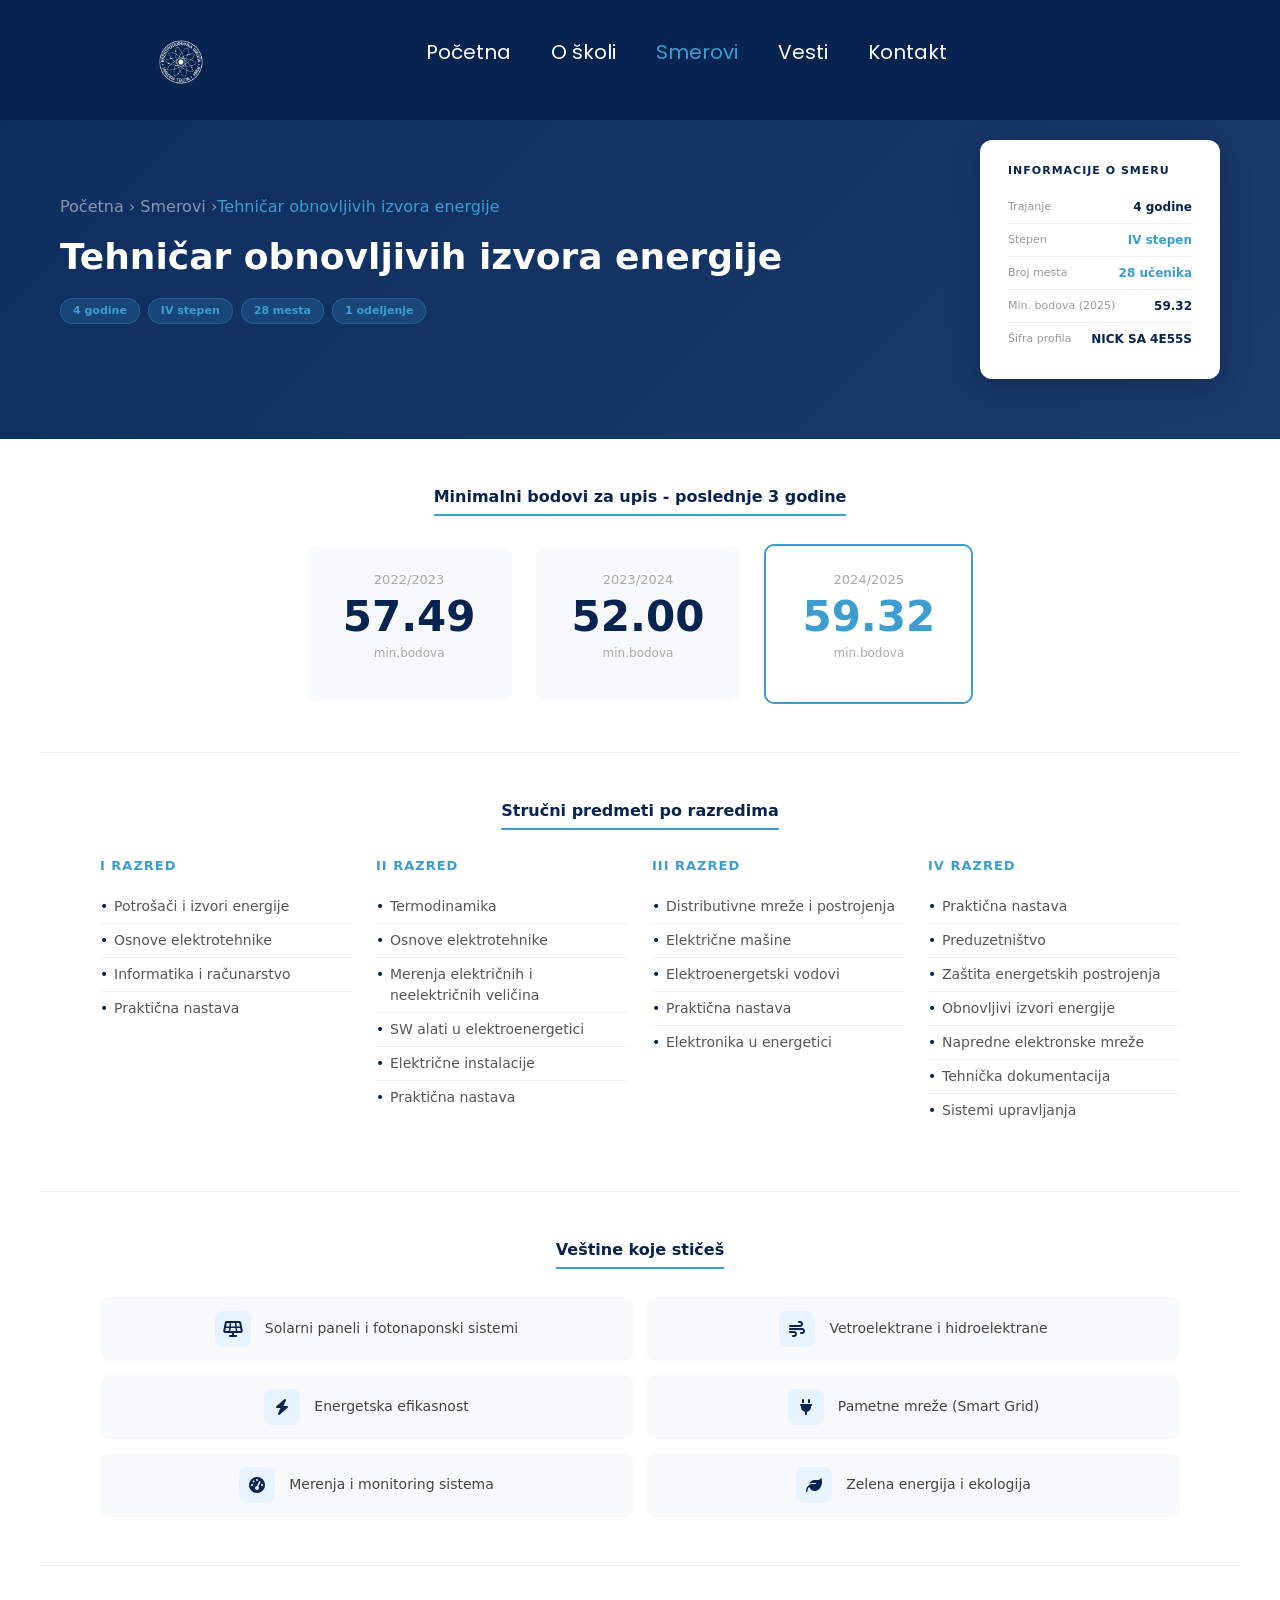
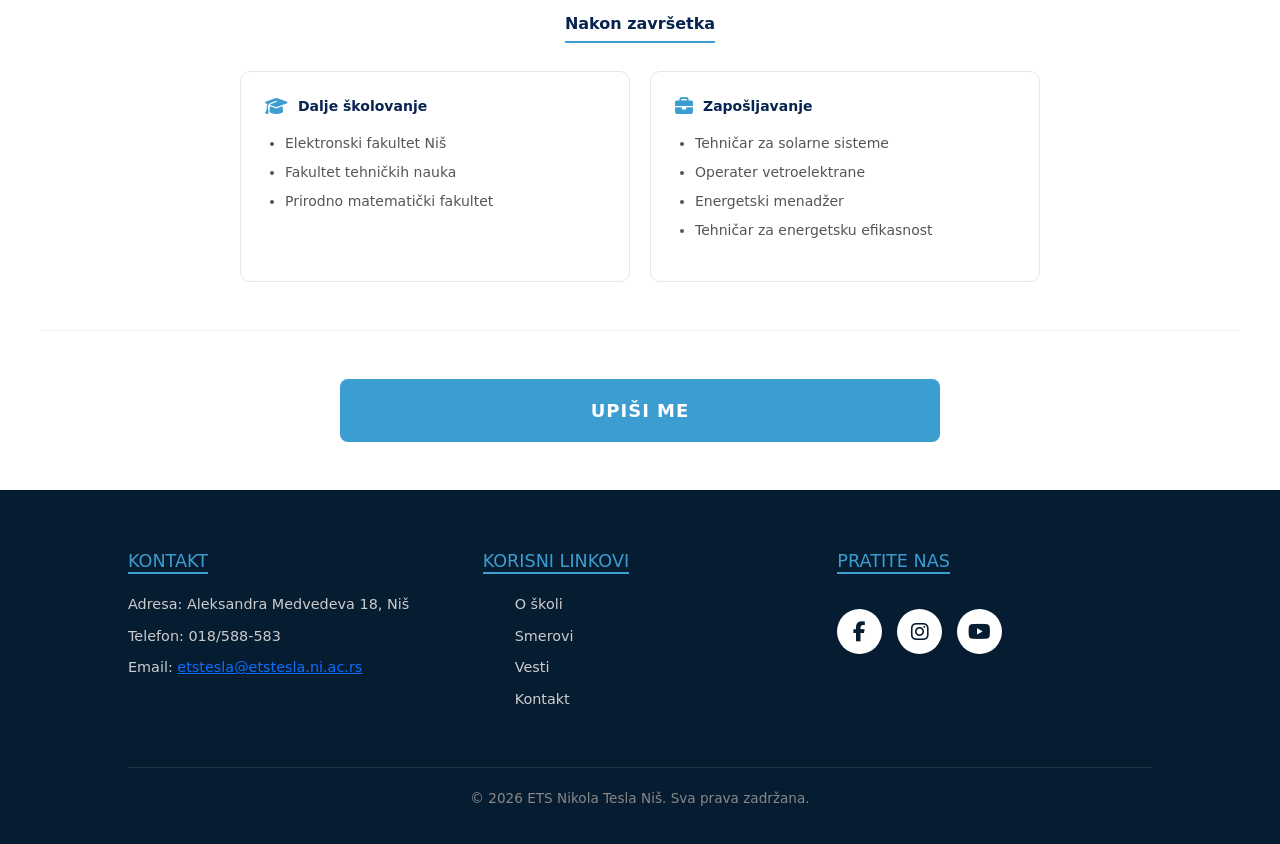
<file: HTML/Smerovi/toie.html>
<!DOCTYPE html>
<html lang="en">
<head>
    <meta charset="UTF-8">
    <meta name="viewport" content="width=device-width, initial-scale=1.0">
    <title>ETŠ Nikola Tesla - Skolski sajt</title>
    <link rel="stylesheet" href="../../CSS/Smerovi/itstyle.css">
    <link href="https://cdn.jsdelivr.net/npm/bootstrap@5.3.3/dist/css/bootstrap.min.css" rel="stylesheet">
    <link rel="stylesheet" href="https://cdnjs.cloudflare.com/ajax/libs/font-awesome/6.4.0/css/all.min.css">
    <link rel="preconnect" href="https://fonts.googleapis.com">
    <link rel="preconnect" href="https://fonts.gstatic.com" crossorigin>
    <link href="https://fonts.googleapis.com/css2?family=Exo+2:ital,wght@0,100..900;1,100..900&family=Poppins:ital,wght@0,100;0,200;0,300;0,400;0,500;0,600;0,700;0,800;0,900;1,100;1,200;1,300;1,400;1,500;1,600;1,700;1,80₀;1,9₀&display=swap" rel="stylesheet">
    <link rel="shortcut icon" href="../../Slike/Logo/logo.png" type="image/png">
</head>
<body>

     <header>
        <div class="navigacija">
            <a href="/index.html"><img src="../../Slike/Logo/logo.png" alt="Logo Skole"></a>
            
            <ul class="d-none d-lg-flex">
                <li><a href="/index.html" >Početna</a></li>
                <li><a href="/HTML/onama.html" >O školi</a></li>
                <li><a href="/HTML/smerovi.html" class="aktivno">Smerovi</a></li>
                <li><a href="/HTML/vesti.html">Vesti</a></li>
                <li><a href="/HTML/kontakt.html" >Kontakt</a></li>
            </ul>

            <button class="hamburger-btn d-lg-none" id="otvori-meni">
                 <i class="fas fa-bars ms-1"></i>
            </button>
        </div>
    </header>

<!-- HERO SEKCIJA -->
<section class="smer-hero">
    <div class="smer-hero-sadrzaj">
        <div class="smer-hero-levo">
            <p class="breadcrumb">Početna &rsaquo; Smerovi &rsaquo; <span>Tehničar obnovljivih izvora energije</span></p>
            <h1>Tehničar obnovljivih izvora energije</h1>
            <div class="smer-hero-tagovi">
                <span class="hero-tag">4 godine</span>
                <span class="hero-tag">IV stepen</span>
                <span class="hero-tag">28 mesta</span>
                <span class="hero-tag">1 odeljenje</span>
            </div>
        </div>
        <div class="smer-info-kartica">
            <h4>INFORMACIJE O SMERU</h4>
            <div class="info-red">
                <span class="info-label">Trajanje</span>
                <span class="info-vrednost">4 godine</span>
            </div>
            <div class="info-red">
                <span class="info-label">Stepen</span>
                <span class="info-vrednost plavo">IV stepen</span>
            </div>
            <div class="info-red">
                <span class="info-label">Broj mesta</span>
                <span class="info-vrednost plavo">28 učenika</span>
            </div>
            <div class="info-red">
                <span class="info-label">Min. bodova (2025)</span>
                <span class="info-vrednost">59.32</span>
            </div>
            <div class="info-red">
                <span class="info-label">Šifra profila</span>
                <span class="info-vrednost">NICK SA 4E55S</span>
            </div>
        </div>
    </div>
</section>

<!-- BODOVI SEKCIJA -->
<section class="smer-sekcija">
    <h2 class="sekcija-naslov">Minimalni bodovi za upis - poslednje 3 godine</h2>
    <div class="bodovi-grid">
        <div class="bod-kartica">
            <p class="bod-godina">2022/2023</p>
            <p class="bod-broj">57.49</p>
            <p class="bod-label">min.bodova</p>
        </div>
        <div class="bod-kartica">
            <p class="bod-godina">2023/2024</p>
            <p class="bod-broj">52.00</p>
            <p class="bod-label">min.bodova</p>
        </div>
        <div class="bod-kartica aktivan">
            <p class="bod-godina">2024/2025</p>
            <p class="bod-broj plavo">59.32</p>
            <p class="bod-label">min.bodova</p>
        </div>
    </div>
</section>

<!-- PREDMETI SEKCIJA -->
<section class="smer-sekcija">
    <h2 class="sekcija-naslov">Stručni predmeti po razredima</h2>
    <div class="predmeti-grid">
        <div class="razred-kolona">
            <h4 class="razred-naslov">I RAZRED</h4>
            <ul class="predmeti-lista">
                <li>Potrošači i izvori energije</li>
                <li>Osnove elektrotehnike</li>
                <li>Informatika i računarstvo</li>
                <li>Praktična nastava</li>
            </ul>
        </div>
        <div class="razred-kolona">
            <h4 class="razred-naslov">II RAZRED</h4>
            <ul class="predmeti-lista">
                <li>Termodinamika</li>
                <li>Osnove elektrotehnike</li>
                <li>Merenja električnih i neelektričnih veličina</li>
                <li>SW alati u elektroenergetici</li>
                <li>Električne instalacije</li>
                <li>Praktična nastava</li>
            </ul>
        </div>
        <div class="razred-kolona">
            <h4 class="razred-naslov">III RAZRED</h4>
            <ul class="predmeti-lista">
                <li>Distributivne mreže i postrojenja</li>
                <li>Električne mašine</li>
                <li>Elektroenergetski vodovi</li>
                <li>Praktična nastava</li>
                <li>Elektronika u energetici</li>
            </ul>
        </div>
        <div class="razred-kolona">
            <h4 class="razred-naslov">IV RAZRED</h4>
            <ul class="predmeti-lista">
                <li>Praktična nastava</li>
                <li>Preduzetništvo</li>
                <li>Zaštita energetskih postrojenja</li>
                <li>Obnovljivi izvori energije</li>
                <li>Napredne elektronske mreže</li>
                <li>Tehnička dokumentacija</li>
                <li>Sistemi upravljanja</li>
            </ul>
        </div>
    </div>
</section>

<!-- VEŠTINE SEKCIJA -->
<section class="smer-sekcija">
    <h2 class="sekcija-naslov">Veštine koje stičeš</h2>
    <div class="vestine-grid">
        <div class="vestina-item">
            <div class="vestina-ikona">
                <i class="fas fa-solar-panel"></i>
            </div>
            <span>Solarni paneli i fotonaponski sistemi</span>
        </div>
        <div class="vestina-item">
            <div class="vestina-ikona">
                <i class="fas fa-wind"></i>
            </div>
            <span>Vetroelektrane i hidroelektrane</span>
        </div>
        <div class="vestina-item">
            <div class="vestina-ikona">
                <i class="fas fa-bolt"></i>
            </div>
            <span>Energetska efikasnost</span>
        </div>
        <div class="vestina-item">
            <div class="vestina-ikona">
                <i class="fas fa-plug"></i>
            </div>
            <span>Pametne mreže (Smart Grid)</span>
        </div>
        <div class="vestina-item">
            <div class="vestina-ikona">
                <i class="fas fa-tachometer-alt"></i>
            </div>
            <span>Merenja i monitoring sistema</span>
        </div>
        <div class="vestina-item">
            <div class="vestina-ikona">
                <i class="fas fa-leaf"></i>
            </div>
            <span>Zelena energija i ekologija</span>
        </div>
    </div>
</section>

<!-- NAKON ZAVRŠETKA -->
<section class="smer-sekcija">
    <h2 class="sekcija-naslov-centar">Nakon završetka</h2>
    <div class="nakon-grid">
        <div class="nakon-kartica">
            <div class="nakon-naslov">
                <i class="fas fa-graduation-cap"></i>
                <span>Dalje školovanje</span>
            </div>
            <ul class="nakon-lista">
                <li>Elektronski fakultet Niš</li>
                <li>Fakultet tehničkih nauka</li>
                <li>Prirodno matematički fakultet</li>
            </ul>
        </div>
        <div class="nakon-kartica">
            <div class="nakon-naslov">
                <i class="fas fa-briefcase"></i>
                <span>Zapošljavanje</span>
            </div>
            <ul class="nakon-lista">
                <li>Tehničar za solarne sisteme</li>
                <li>Operater vetroelektrane</li>
                <li>Energetski menadžer</li>
                <li>Tehničar za energetsku efikasnost</li>
            </ul>
        </div>
    </div>
</section>

<!-- UPIŠI ME DUGME -->
<section class="smer-sekcija upis-sekcija">
    <button class="upis-dugme" id="OtvoriModal">UPIŠI ME</button>
</section>

<!-- MODAL (tvoj postojeći) -->
<div id="Modal" class="ModalPozadina">
    <div class="ModalSadrzaj">
        <h3 id="ZatvoriModal" class="ZatvoriIks">&times;</h3>
        <h2>Kako se upisati?</h2>
        <ul>
            <li>Položi završni ispit</li>
            <li>Prijavi se na <a href="https://mojasrednjaskola.gov.rs" target="_blank">mojasrednjaskola.gov.rs</a></li>
            <li>Unesi šifru smera: <strong>NICK SA 4E55S</strong></li>
            <li>Čekaj rezultate</li>
        </ul>
    </div>
</div>

<footer>
        <div class="footer">
            <div>
                <h3>Kontakt</h3>
                <p>Adresa: Aleksandra Medvedeva 18, Niš</p>
                <p>Telefon: 018/588-583</p>
                <p>Email: <a href="mailto:etstesla@etstesla.ni.ac.rs" target="_blank">etstesla@etstesla.ni.ac.rs</a></p>
            </div>
            <div id="korisnilinkovi">
                <h3>Korisni linkovi</h3>
                <ul>
                    <li><a href="/HTML/onama.html">O školi</a></li>
                    <li><a href="/HTML/smerovi.html">Smerovi</a></li>
                    <li><a href="/HTML/vesti.html">Vesti</a></li>
                    <li><a href="/HTML/kontakt.html">Kontakt</a></li>
                </ul>
            </div>

            <div id="socijalnemreze">
    <h3>Pratite nas</h3>
    
    <div class="mreze-kontejner">
        <a class="krug-mreza" href="https://www.facebook.com/teslaets" target="_blank" >
            <i class="fab fa-facebook-f"></i>
        </a>
        <a class="krug-mrezaig" href="https://www.instagram.com/etstesla/" target="_blank" >
            <i class="fab fa-instagram"></i>
        </a>
        <a class="krug-mrezayt" href="https://www.youtube.com/@mediaetsnikolatesla492" target="_blank" >
            <i class="fab fa-youtube"></i>
        </a>
    </div>
</div>
        </div>
        <p class="copyright">© 2026 ETS Nikola Tesla Niš. Sva prava zadržana.</p>
    </footer>

<script src="https://cdn.jsdelivr.net/npm/bootstrap@5.3.3/dist/js/bootstrap.bundle.min.js"></script>
<script src="../../JS/script.js"></script>
</body>
</html>
</file>
<file: CSS/style.css>
* {
    margin: 0;
    padding: 0;
    box-sizing: border-box;
}

html, body {
    font-family: 'Poppins', sans-serif;
    color: #222;
    background-color: #ffffff;
    line-height: 1.6;
    overflow-x: hidden;
}

/* --- NAVIGACIJA --- */
header {
    background-color: transparent; 
    padding: 30px; 
    
    /* --- Da bude fiksirana navigacija i da bude vidljiva preko slike --- */
    position: fixed;
    top: 0;
    left: 0;
    width: 100%;
    z-index: 1000;
}

header.skrolovan {
    background-color: #0d385c; 
    padding: 15px 30px;       
    box-shadow: 0 4px 15px rgba(0, 0, 0, 0.15); 
}

.navigacija {
    display: flex;
    justify-content: space-between; 
    align-items: center;            
    width: 100%;
    padding: 0 10%;                
}

.navigacija img {
    height: 60px; 
    object-fit: contain;
}

.navigacija ul {
    display: flex;
    gap: 40px; 
    list-style: none;
    justify-content: center; 
    width: 100%;
}

.navigacija ul li a {
    text-decoration: none;
    font-family: 'Poppins', sans-serif;
    font-weight: 400;
    font-size: 20px;
    color: #FFFFFF;
    transition: color 0.3s ease;
}

.navigacija ul li a:hover {
    color: #3C9DD0; 
}

/* --- HERO --- */
#heropocetna {
    background: url('../Slike/Baner/skolaspreda.jpg') no-repeat center center/cover;
    height: 85vh; 
    position: relative;
}

.plavisloj {
    background: rgba(13, 56, 92, 0.80);
    width: 100%; 
    height: 100%;
    display: flex;
    flex-direction: column;
    justify-content: center;
    align-items: center;
    text-align: center;
    padding: 120px 20px 20px 20px;
}

.plavisloj h1 {
    font-size: 48px;
    color: #FFFFFF;
    max-width: 900px;
    margin-bottom: 30px;
}

.hero-regular {
    font-family: 'Exo 2', sans-serif;
    font-weight: 400;
}

.hero-bold {
    font-family: 'Exo 2', sans-serif;
    font-weight: 700;
}

#UpisiMe {
    background-color: #3C9DD0;
    color: #ffffff;
    border: none;
    padding: 14px 40px;
    font-size: 1rem;
    font-weight: 600;
    border-radius: 30px;
    cursor: pointer;
    letter-spacing: 1px;
    transition: transform 0.2s ease, background-color 0.3s ease;
}

#UpisiMe:hover {
    background-color: #2b82b5;
    transform: scale(1.05);
}

/* --- TESLA U BROJEVIMA --- */
#brojevi-sekcija {
    margin: 5% 0% 10%;
    padding: 80px 5% 40px 5%;
    text-align: center;
    background-color: #ffffff;
}

.brojevi-glavni-naslov {
    font-family: 'Exo 2', sans-serif;
    font-weight: 700;
    font-size: 48px;
    color: #3C9DD0;
    margin-bottom: 5px;
}

.brojevi-podnaslov {
    font-family: 'Exo 2', sans-serif;
    font-weight: 600;
    font-size: 48px;
    color: rgba(76, 68, 68, 0.71);
    margin-bottom: 50px;
}

#brojevi {
    display: flex;
    justify-content: center;
    gap: 80px;
    
}

#brojevi .kartica {
    padding: 10px;
    min-width: 220px;
}

#brojevi .kartica h2 {
    font-family: 'Exo 2', sans-serif;
    font-size: 96px;
    color: #3C9DD0;
    font-weight: 700;
    line-height: 1;
    margin-bottom: 15px;
}

#brojevi .kartica p {
    font-family: 'Exo 2', sans-serif;
    font-size: 48px;
    font-weight: 600;
    color: rgba(76, 68, 68, 0.71);
    line-height: 1.2;
}

/* --- AKTUELNE VESTI --- */
#vesti {
    background-color: #f4f7f6;
    padding: 80px 10%;
    text-align: center;
}

.vesti-glavni-naslov {
    font-family: 'Exo 2', sans-serif;
    font-weight: 700;
    font-size: 48px;
    color: #3C9DD0;
    margin-bottom: 5px;
}

.vesti-podnaslov {
    font-family: 'Exo 2', sans-serif;
    font-weight: 600;
    font-size: 48px;
    color: #1A3A6B;
    margin-bottom: 50px;
}


.slajder-okvir {
    position: relative;
    width: 100%;
    max-width: 1200px; 
    margin: 0 auto;   
    display: flex;
    align-items: center;
}

.vesticontainer {
    display: flex;
    gap: 30px;
    justify-content: flex-start; 
    overflow-x: auto;           
    white-space: nowrap;       
    padding: 20px 10px;
    
    scrollbar-width: none;        /* --- Za firefox --- */
}
.vesticontainer::-webkit-scrollbar {
    display: none;                /* --- Za druge browsere --- */
}

.vestikartica {
    flex: 0 0 380px;       
    text-align: left;
    background: #ffffff;
    border-radius: 8px;
    overflow: hidden;
    box-shadow: 0 4px 15px rgba(0,0,0,0.05);
    transition: transform 0.3s ease;
}

/*STRELICE */
.vesti-strelice {
    display: flex;
    justify-content: center;
    gap: 20px;
    margin-bottom: 30px;         
}

.strelica-btn {
    position: absolute;  
    top: 50%;
    transform: translateY(-50%); 
    background-color: #1A3A6B;   
    color: #ffffff;
    border: none;
    width: 50px;
    height: 50px;
    border-radius: 50%;      
    font-size: 20px;
    cursor: pointer;
    transition: background-color 0.3s ease, transform 0.2s ease;
    display: flex;
    justify-content: center;
    align-items: center;
    box-shadow: 0 4px 10px rgba(0,0,0,0.2);
}

/* Pozicija za levu strelicu */
.strelica-btn.levo {
    left: -25px;
}

/* Pozicija za desnu strelicu */
.strelica-btn.desno {
    right: -25px;
}

.strelica-btn:hover {
    background-color: #3C9DD0;  
    transform: scale(1.1);     
}

.strelica-btn.levo:hover {
    transform: translateY(-50%) scale(1.1); 
}
.strelica-btn.desno:hover {
    transform: translateY(-50%) scale(1.1);
}

.vestikartica:hover {
    transform: translateY(-5px);
}

.vestikartica img {
    width: 100%;
    height: 220px;
    object-fit: cover;
}


.vest-datum {
    color: #3C9DD0;
    font-size: 0.8rem;
    font-weight: 600;
    padding: 20px 20px 5px 20px;
}


.vestikartica h3 {
    color: #0d385c;
    font-size: 1.2rem;
    padding: 0 20px 10px 20px;
}


.vest-opis {
    color: #555;
    font-size: 0.95rem;
    padding: 0 20px 20px 20px;
}


/* --- ZAŠTO IZABRATI TESLU --- */
#prednosti {
    padding: 80px 10%;
    text-align: center;
}

.mali-naslov {
    color: #3C9DD0;
    font-size: 0.9rem;
    text-transform: uppercase;
    letter-spacing: 1px;
    margin-bottom: 5px;
}

.glavni-naslov {
    color: #0d385c;
    font-size: 2rem;
    margin-bottom: 40px;
}

.sekcija-naslov {
    text-align: center;
    margin-bottom: 50px;
}

.sekcija-naslov .nadnaslov {
    font-family: 'Exo 2', sans-serif; 
    font-weight: 700;                 
    font-size: 14px;
    color: #3C9DD0; 
    letter-spacing: 1px;
    margin-bottom: 5px;
}

.sekcija-naslov h2 {
    font-family: 'Exo 2', sans-serif;
    font-size: 32px;
    font-weight: 700;
    color: #1A3A6B;                   
}

/* --- SEKCIJA PREDNOSTI (KARTICE) --- */
#prednosti {
    padding: 60px 10%; 
    background-color: #ffffff;
}

.prednosti-kontejner {
    display: flex;
    justify-content: space-between; 
    gap: 30px; 
}

.prednost-kartica {
    flex: 1; 
    background-color: #F8FAFC; 
    padding: 40px 30px;
    border-radius: 8px; 
    text-align: center;
    display: flex;
    flex-direction: column;
    align-items: center;
    transition: transform 0.3s ease, box-shadow 0.3s ease;
}


.prednost-kartica:hover {
    transform: translateY(-5px);
    box-shadow: 0 10px 20px rgba(0, 0, 0, 0.05);
}


.kartica-ikona {
    font-size: 40px;
    color: #3C9DD0;
    margin-bottom: 20px;
}

.prednost-kartica h3 {
    font-family: 'Exo 2', sans-serif; 
    font-size: 20px;
    font-weight: 700;                 
    color: #1A3A6B;                  
    margin-bottom: 15px;
}

.prednost-kartica p {
    font-family: 'Poppins', sans-serif;
    font-size: 15px;
    font-weight: 400;                 
    color: #000000;                   
    line-height: 1.6;
    margin-bottom: 25px;
    flex-grow: 1; 
}


.kartica-link {
    font-family: 'Poppins', sans-serif;
    font-size: 15px;
    font-weight: 500;
    color: #3C9DD0;
    text-decoration: none;
    display: inline-flex;
    align-items: center;
    gap: 8px; 
    transition: gap 0.2s ease;
}

.kartica-link:hover {
    gap: 12px; 
}

/* --- SEKCIJA: SMEROVI (MREŽA KARTICA) --- */
#smerovi {
    padding: 60px 10%;
    background-color: #ffffff;
}

.smerovi-grid {
    display: grid;
    grid-template-columns: repeat(4, 1fr); 
    gap: 25px;
}

.smer-kartica {
    background-color: #F8FAFC; 
    border-radius: 12px;
    overflow: hidden; 
    display: flex;
    flex-direction: column;
    transition: transform 0.3s ease, box-shadow 0.3s ease;
}

.smer-kartica:hover {
    transform: translateY(-5px);
    box-shadow: 0 10px 20px rgba(0, 0, 0, 0.05);
}


.smer-vrh {
    background-color: #0d385c; 
    height: 100px;
    display: flex;
    justify-content: center;
    align-items: center;
}

.smer-vrh i {
    font-size: 35px;
    color: #3C9DD0; 
}


.smer-telo {
    padding: 20px;
    display: flex;
    flex-direction: column;
    flex-grow: 1; 
}

.smer-telo h4 {
    font-family: 'Exo 2', sans-serif; 
    font-size: 16px;
    font-weight: 700;                 
    color: #000000;                  
    margin-bottom: 8px;
    line-height: 1.4; 
    min-height: 44px; 
}

.smer-telo .trajanje {
    font-family: 'Poppins', sans-serif;
    font-size: 13px;
    font-weight: 400;                
    color: rgba(76, 68, 68, 0.71);  
    margin-bottom: 20px;
}

.smer-link {
    font-family: 'Poppins', sans-serif;
    font-size: 14px;
    font-weight: 500;
    color: #3C9DD0;
    text-decoration: none;
    margin-top: auto; 
    display: inline-flex;
    align-items: center;
    gap: 6px;
    transition: gap 0.2s ease;
}

.smer-link:hover {
    gap: 10px; 
}

/* --- CTA --- */
#poziv-upis {
    background-color: #0d385c; 
    padding: 60px 10%;
    text-align: center;
    color: #ffffff;
}

.cta-nadnaslov {
    font-family: 'Exo 2', sans-serif;
    font-size: 13px;
    font-weight: 700;                 
    color: #3C9DD0;
    letter-spacing: 1px;
    margin-bottom: 10px;
}

#poziv-upis h2 {
    font-family: 'Exo 2', sans-serif; 
    font-size: 32px;
    font-weight: 800;                 
    margin-bottom: 15px;
}

.cta-tekst {
    font-family: 'Poppins', sans-serif;
    font-size: 16px;
    color: #e2e8f0;
    max-width: 600px;
    margin: 0 auto 30px auto; 
    line-height: 1.6;
}

.cta-dugmad {
    display: flex;
    justify-content: center;
    gap: 20px;
}


.cta-btn {
    font-family: 'Poppins', sans-serif;
    font-size: 15px;
    font-weight: 500;
    color: #ffffff;
    text-decoration: none;
    padding: 12px 30px;
    border-radius: 6px;
    border: 2px solid #3C9DD0;
    border-color: #ffffff;
    transition: all 0.3s ease;
}

.cta-btn:hover {
    background-color: #2b82b3;
    border-color: #2b82b3;
}


.cta-btn.prozirno {
    background-color: transparent;
    border-color: #ffffff;
}

.cta-btn.prozirno:hover {
    background-color: #3C9DD0;
    border-color: #3C9DD0;
    
}
/* --- FOOTER --- */
footer {
    background-color: #061c30;
    color: #ffffff;
    padding: 60px 10% 20px 10%;
}

.footer {
    display: flex;
    justify-content: space-between;
    gap: 40px;
    margin-bottom: 40px;
}

.footer div {
    flex: 1;
}

.footer h3 {
    color: #3C9DD0;
    font-size: 1.1rem;
    margin-bottom: 20px;
    text-transform: uppercase;
    border-bottom: 2px solid #3C9DD0;
    display: inline-block;
}

.footer p, .footer ul li {
    font-size: 0.9rem;
    color: #ccc;
    margin-bottom: 10px;
}

.footer ul {
    list-style: none;
}

.footer ul li a {
    text-decoration: none;
    color: #ccc;
    transition: color 0.3s;
}



.footer ul li a:hover {
    color: #3C9DD0;
}

/* --- IKONE SOCIJALNIH MREŽA --- */

.mreze-kontejner {
    display: flex;
    gap: 15px;
    margin-top: 15px;
}


.krug-mreza, .krug-mrezaig, .krug-mrezayt {
    display: flex;
    justify-content: center;
    align-items: center;
    
    width: 45px;            
    height: 45px;           
    background-color: #ffffff;
    border-radius: 50%;     
    text-decoration: none; 
    
    transition: transform 0.3s ease, background-color 0.3s ease; 
}


.krug-mreza i, .krug-mrezaig, .krug-mrezayt {
    font-size: 20px;         
    color: #061c30;          
    transition: color 0.3s ease;
}


.krug-mreza:hover {
    background-color: #3C9DD0;   
    transform: translateY(-3px); 
}

.krug-mrezayt:hover {
    background-color: #FF0000;  
    transform: translateY(-3px);
}

.krug-mrezaig:hover {
    background-color: #E1306C; 
    transform: translateY(-3px);
}

.krug-mreza:hover i {
    color: #ffffff;
}

.copyright {
    text-align: center;
    border-top: 1px solid rgba(255, 255, 255, 0.1);
    padding-top: 20px;
    font-size: 0.85rem;
    color: #888;
}


/* --- ISKAČUĆI MODAL --- */
.ModalPozadina {
    display: none;             
    position: fixed;           
    top: 0;
    left: 0;
    width: 100%;
    height: 100%;
    background-color: rgba(0, 0, 0, 0.6); 
    z-index: 2000;             
}


.ModalSadrzaj {
    background-color: #ffffff;
    margin: 15% auto;          
    padding: 40px;
    width: 90%;
    max-width: 550px;          
    border-radius: 20px;       
    position: relative;
    box-shadow: 0 10px 30px rgba(0, 0, 0, 0.3);
}

.ModalSadrzaj h2 {
    color: #0d385c;
    font-size: 28px;
    font-weight: 700;
    text-align: center;
    margin-bottom: 30px;
}

.ModalSadrzaj ul {
    list-style-type: disc;
    margin-left: 30px;
}

.ModalSadrzaj ul li {
    font-size: 18px;
    font-weight: 500;
    color: #0d385c;
    margin-bottom: 25px;
}

.ModalSadrzaj ul li a {
    color: #0d385c;
    text-decoration: underline;
}

/* 3. Dugme X */
h3.ZatvoriIks {
    position: absolute;
    top: 20px;
    right: 25px;
    color: #0d385c;
    font-size: 28px;
    font-weight: bold;
    cursor: pointer;
    margin: 0;  
}

h3.ZatvoriIks:hover {
    color: #3C9DD0;  
}


/* DODATAK: RESPONSIVE DIZAJN I HAMBURGER MENI*/
.hamburger {
    display: none;
    font-size: 28px;
    color: #FFFFFF;
    cursor: pointer;
    z-index: 1001;
    transition: transform 0.3s ease;
}

.hamburger:hover {
    transform: scale(1.1);
    color: #3C9DD0;
}

.hamburger-btn {
    background: none;
    border: none;
    color: white;
    font-family: 'Poppins', sans-serif;
    font-weight: 600;
    font-size: 24px; 
    cursor: pointer;
    display: flex;
    align-items: center;
    padding: 10px 15px;
    transition: transform 0.2s ease, color 0.2s ease;
}

.hamburger-btn:hover {
    color: #3C9DD0; 
    transform: scale(1.05);
}

.hamburger-btn i {
    font-size: 28px; 
    margin-left: 8px;
}

.overlay-meni {
    position: fixed;
    top: 0;
    left: 0;
    width: 100vw;
    height: 100vh;
    background-color: rgba(7, 36, 80, 0.98);
    z-index: 9999; 
    display: flex;
    flex-direction: column;
    
    opacity: 0;
    visibility: hidden;
    transform: translateY(-20px); 
    transition: opacity 0.4s ease, visibility 0.4s ease, transform 0.4s ease;
}

.overlay-meni.otvoren {
    opacity: 1;
    visibility: visible;
    transform: translateY(0);
}

.overlay-top {
    display: flex;
    justify-content: space-between;
    align-items: center;
    padding: 20px 5%;
}

.overlay-top img {
    height: 50px;
}

.zatvori-meni {
    color: #fff;
    font-size: 1.1rem;
    font-family: 'Poppins', sans-serif;
    display: flex;
    align-items: center;
    gap: 10px;
    cursor: pointer;
    border: 1px solid rgba(255, 255, 255, 0.3);
    padding: 8px 16px;
    border-radius: 30px;
    transition: background-color 0.3s ease, border-color 0.3s ease;
}

.zatvori-meni:hover {
    background-color: rgba(255, 255, 255, 0.1);
    border-color: #fff;
}

.overlay-nav {
    flex-grow: 1;
    display: flex;
    flex-direction: column;
    justify-content: center; 
    padding-left: 10%; 
}

.overlay-nav ul {
    list-style: none;
    padding: 0;
    margin: 0;
}

.overlay-nav ul li {
    margin: 15px 0;
}

.overlay-nav ul li a {
    color: #fff;
    text-decoration: none;
    font-size: 3.5rem; 
    font-weight: 600;
    font-family: 'Poppins', sans-serif;
    transition: color 0.3s ease;
}

.overlay-nav ul li a:hover,
.overlay-nav ul li a.aktivno-overlay {
    color: #4a90e2; 
}

@media (max-width: 768px) {
    .overlay-nav ul li a {
        font-size: 2.5rem; 
    }
}

@media screen and (max-width: 992px) {
    /* Uklanjamo desktop navigaciju, palimo hamburger */
    .desktop-meni {
        display: none !important;
    }
    .hamburger {
        display: block;
    }
    
    .smerovi-grid {
        grid-template-columns: repeat(2, 1fr);
    }


    #brojevi, .prednosti-kontejner {
        flex-direction: column;
        align-items: center;
        gap: 40px;
    }
    
    /* --- FOOTER MOBILNI PRIKAZ --- */
    .footer {
        display: flex !important;
        flex-direction: column !important;
        align-items: center !important;
        text-align: center !important;
        gap: 40px !important;
    }
 

    #korisnilinkovi {
        display: flex !important;
        flex-direction: column !important;
        align-items: center !important;
    }

    #korisnilinkovi ul {
        display: flex !important;
        flex-direction: column !important;
        align-items: center !important;
        padding: 0 !important;
        gap: 10px !important;
    }

    #socijalnemreze {
        align-items: center !important; 
        text-align: center !important;
    }

    .mreze-kontejner {
        display: flex !important;
        flex-direction: row !important; 
        justify-content: flex-start !important; 
        gap: 15px !important;
        margin-top: 15px !important;
    }
}

@media screen and (max-width: 576px) {
    .smerovi-grid {
        grid-template-columns: 1fr;
    }
    
    .plavisloj h1 {
        font-size: 28px;
    }
    
    .sekcija-naslov h2, .brojevi-glavni-naslov, .vesti-glavni-naslov, #poziv-upis h2 {
        font-size: 26px;
    }
    
    #brojevi .kartica h2 {
        font-size: 70px; 
    }
    
    .brojevi-podnaslov, .vesti-podnaslov {
        font-size: 24px;
    }
    
    .navigacija img {
        height: 50px; 
    }
}

.overlay-content a.aktivno-overlay,
.overlay-nav ul li a.aktivno-overlay {
    color: #4a90e2 !important; 
    font-weight: 700;
}
</file>
<file: CSS/kabinetistyle.css>
* {
    margin: 0;
    padding: 0;
    box-sizing: border-box;
}

html, body {
    font-family: 'Poppins', sans-serif;
    color: #222;
    background-color: #ffffff;
    line-height: 1.6;
    overflow-x: hidden;
}

/* --- NAVIGACIJA --- */
header {
    background-color: #072450;
    padding: 20px 0; 
    position: fixed; 
    top: 0;
    left: 0;
    width: 100%;
    z-index: 1000;
}

header.skrolovan {
    background-color: #0d385c;
    padding: 15px 30px;
    box-shadow: 0 4px 15px rgba(0, 0, 0, 0.15);
}

.navigacija {
    display: flex;
    justify-content: space-between;
    align-items: center;
    width: 100%;
    padding: 0 10%;
}

.navigacija img {
    height: 60px;
    object-fit: contain;
}

.navigacija ul {
    display: flex;
    gap: 40px;
    list-style: none;
    justify-content: center;
    width: 100%;
}

.navigacija ul li a {
    text-decoration: none;
    font-family: 'Poppins', sans-serif;
    font-weight: 400;
    font-size: 20px;
    color: #FFFFFF;
    transition: color 0.3s ease;
}

.navigacija ul li a:hover {
    color: #3C9DD0;
}

.navigacija ul li a.aktivno {
    color: #3C9DD0;
}

.breadcrumb {
    font-size: 0.95rem;
    color: #ffffff;
    margin-bottom: 15px;
    text-align: center; 
    justify-content: center; 
}

.breadcrumb a {
    color: #ffffff;
    text-decoration: none;
}

.breadcrumb span {
    color: #3C9DD0;
    font-weight: 500;
}



/* MODERNA OPREMA */

.oprema-hero {
    background: linear-gradient(135deg, #0d2d5e 0%, #1a3a6b 100%);
    padding: 180px 0 80px 0;
    text-align: center;
}

.oprema-hero-sadrzaj {
    max-width: 1200px;
    margin: 0 auto;
    padding: 0 20px;
}

.oprema-hero h1 {
    color: white;
    font-size: 2.5rem;
    margin-bottom: 10px;
}

.oprema-hero .hero-podnaslov {
    color: #a0badd;
}

.oprema-glavna-sekcija {
    padding: 70px 0;
}

.oprema-kontejner {
    max-width: 1200px;
    margin: 0 auto;
    padding: 0 20px;
}

.oprema-naslov {
    text-align: center;
    margin-bottom: 50px;
}

.oprema-tag {
    color: #3C9DD0;
    font-size: 15px;
    font-weight: 600;
    display: block;
    margin-bottom: 10px;
}

.oprema-naslov h2 {
    color: #072450;
    font-size: 2rem;
}

/* FILTERI */

.filter-dugmad {
    display: flex;
    justify-content: center;
    flex-wrap: wrap;
    gap: 15px;
    margin-bottom: 40px;
}

.filter {
    border: none;
    background: transparent;
    padding: 12px 25px;
    border-radius: 25px;
    font-family: Poppins;
    font-weight: 600;
    cursor: pointer;
    transition: .3s;
}

.filter:hover {
    background: #eef3fa;
}

.filter.aktivan {
    background: #2d417d;
    color: white;
}

/* GLAVNI SLIDER */
.slider-kontejner {
    background: #2d417d;
    border-radius: 18px;
    min-height: 300px;

    position: relative;

    display: flex;
    align-items: center;
    justify-content: center;

    margin-bottom: 40px;
}

.slider-sadrzaj {
    width: 100%;
    text-align: center;
    color: white;
    padding: 50px;
    transition: opacity 0.3s ease;
}

.fade-out {
    opacity: 0;
}

.fade-in {
    opacity: 1;
}

.slider-ikona {
    font-size: 90px;
    margin-bottom: 25px;
}

.slider-info h3 {
    font-size: 1.8rem;
    margin-bottom: 10px;
}

.slider-info p {
    color: #b7c6e6;
}

/*STRELICE */

.strelica {
    position: absolute;
    width: 55px;
    height: 55px;

    border-radius: 50%;
    border: 1px solid rgba(255,255,255,0.3);

    background: transparent;
    color: white;

    cursor: pointer;

    transition: .3s;
}

.strelica:hover {
    background: rgba(255,255,255,0.1);
}

.levo {
    left: 25px;
}

.desno {
    right: 25px;
}

/* BROJAC */

.brojac {
    position: absolute;

    right: 25px;
    bottom: 25px;

    background: #0e1f52;

    padding: 8px 16px;
    border-radius: 20px;

    font-size: 14px;
    font-weight: 600;
}

/* MINI KARTICE */

.mini-kartice {
    display: grid;
    grid-template-columns: repeat(5, 1fr);
    gap: 20px;
}

.mini-kartica {
    background: #2d417d;
    color: white;

    border-radius: 12px;

    text-align: center;

    padding: 20px 10px;

    cursor: pointer;

    transition: .3s;
}

.mini-kartica:hover {
    transform: translateY(-4px);
}

.aktivna-kartica {
    border: 3px solid #3C9DD0;
}

.mini-ikona {
    font-size: 35px;
    margin-bottom: 10px;
}

.mini-kartica span {
    font-size: 13px;
    font-weight: 600;
}

/* RESPONSIVE */

@media(max-width: 900px){

    .mini-kartice{
        grid-template-columns: repeat(2,1fr);
    }

    .slider-ikona{
        font-size:70px;
    }

    .slider-info h3{
        font-size:1.5rem;
    }
}

@media(max-width:600px){

    .mini-kartice{
        grid-template-columns:1fr;
    }

    .filter-dugmad{
        flex-direction:column;
        align-items:center;
    }
}



/* --- FOOTER --- */
footer {
    background-color: #061c30;
    color: #ffffff;
    padding: 60px 10% 20px 10%;
}

.footer {
    display: flex;
    justify-content: space-between;
    gap: 40px;
    margin-bottom: 40px;
}

.footer div {
    flex: 1;
}

.footer h3 {
    color: #3C9DD0;
    font-size: 1.1rem;
    margin-bottom: 20px;
    text-transform: uppercase;
    border-bottom: 2px solid #3C9DD0;
    display: inline-block;
}

.footer p, .footer ul li {
    font-size: 0.9rem;
    color: #ccc;
    margin-bottom: 10px;
}

.footer ul {
    list-style: none;
}

.footer ul li a {
    text-decoration: none;
    color: #ccc;
    transition: color 0.3s;
}



.footer ul li a:hover {
    color: #3C9DD0;
}


/* --- IKONE SOCIJALNIH MREŽA --- */
.mreze-kontejner {
    display: flex;
    gap: 15px;
    margin-top: 15px;
}

.krug-mreza, .krug-mrezaig, .krug-mrezayt {
    display: flex;
    justify-content: center;
    align-items: center;
    
    width: 45px;            
    height: 45px;           
    background-color: #ffffff;
    border-radius: 50%;     
    text-decoration: none;   
    
    transition: transform 0.3s ease, background-color 0.3s ease; 
}

.krug-mreza i, .krug-mrezaig, .krug-mrezayt {
    font-size: 20px;   
    color: #061c30;           
    transition: color 0.3s ease;
}

.krug-mreza:hover {
    background-color: #3C9DD0; 
    transform: translateY(-3px); 
}

.krug-mrezayt:hover {
    background-color: #FF0000; 
    transform: translateY(-3px); 
}

.krug-mrezaig:hover {
    background-color: #E1306C;  
    transform: translateY(-3px); 
}

.krug-mreza:hover i {
    color: #ffffff;
}

.copyright {
    text-align: center;
    border-top: 1px solid rgba(255, 255, 255, 0.1);
    padding-top: 20px;
    font-size: 0.85rem;
    color: #888;
}


.hamburger {
    display: none;
    font-size: 28px;
    color: #FFFFFF;
    cursor: pointer;
    z-index: 1001;
    transition: transform 0.3s ease;
}

.hamburger:hover {
    transform: scale(1.1);
    color: #3C9DD0;
}

.hamburger-btn {
    background: none;
    border: none;
    color: white;
    font-family: 'Poppins', sans-serif;
    font-weight: 600;
    font-size: 24px; 
    cursor: pointer;
    display: flex;
    align-items: center;
    padding: 10px 15px;
    transition: transform 0.2s ease, color 0.2s ease;
}

.hamburger-btn:hover {
    color: #3C9DD0;
    transform: scale(1.05);
}

.hamburger-btn i {
    font-size: 28px; 
    margin-left: 8px;
}

/* FULLSCREEN OVERLAY MENI */
.overlay-meni {
    position: fixed;
    top: 0;
    left: 0;
    width: 100vw;
    height: 100vh;
    background-color: rgba(7, 36, 80, 0.98);
    z-index: 9999; 
    display: flex;
    flex-direction: column;
    
    opacity: 0;
    visibility: hidden;
    transform: translateY(-20px); 
    transition: opacity 0.4s ease, visibility 0.4s ease, transform 0.4s ease;
}

.overlay-meni.otvoren {
    opacity: 1;
    visibility: visible;
    transform: translateY(0);
}

.overlay-top {
    display: flex;
    justify-content: space-between;
    align-items: center;
    padding: 20px 5%;
}

.overlay-top img {
    height: 50px;
}

.zatvori-meni {
    color: #fff;
    font-size: 1.1rem;
    font-family: 'Poppins', sans-serif;
    display: flex;
    align-items: center;
    gap: 10px;
    cursor: pointer;
    border: 1px solid rgba(255, 255, 255, 0.3);
    padding: 8px 16px;
    border-radius: 30px;
    transition: background-color 0.3s ease, border-color 0.3s ease;
}

.zatvori-meni:hover {
    background-color: rgba(255, 255, 255, 0.1);
    border-color: #fff;
}

.overlay-nav {
    flex-grow: 1;
    display: flex;
    flex-direction: column;
    justify-content: center; 
    padding-left: 10%; 
}

.overlay-nav ul {
    list-style: none;
    padding: 0;
    margin: 0;
}

.overlay-nav ul li {
    margin: 15px 0;
}

.overlay-nav ul li a {
    color: #fff;
    text-decoration: none;
    font-size: 3.5rem; 
    font-weight: 600;
    font-family: 'Poppins', sans-serif;
    transition: color 0.3s ease;
}

.overlay-nav ul li a:hover,
.overlay-nav ul li a.aktivno-overlay {
    color: #4a90e2; 
}

@media (max-width: 768px) {
    .mini-kartice {
        display: none !important;
    }

    .d-lg-none {
        display: flex !important;
    }
    .d-none {
        display: none !important;
    }

    /* --- FOOTER MOBILNI PRIKAZ --- */
    .footer {
        display: flex !important;
        flex-direction: column !important;
        align-items: center !important;
        text-align: center !important;
        gap: 40px !important;
    }
 

    #korisnilinkovi {
        display: flex !important;
        flex-direction: column !important;
        align-items: center !important;
    }

    #korisnilinkovi ul {
        display: flex !important;
        flex-direction: column !important;
        align-items: center !important;
        padding: 0 !important;
        gap: 10px !important;
    }

    #socijalnemreze {
        align-items: center !important; 
        text-align: center !important;
    }

    .mreze-kontejner {
        display: flex !important;
        flex-direction: row !important; 
        justify-content: flex-start !important; 
        gap: 15px !important;
        margin-top: 15px !important;
    }
}

.hamburger-btn {
    background: none;
    border: none;
    color: white;
    font-size: 28px;
    cursor: pointer;
    display: none; /* Skriveno na desktopu */
}
</file>
<file: CSS/kontaktstyle.css>
* {
    margin: 0;
    padding: 0;
    box-sizing: border-box;
}

html, body {
    font-family: 'Poppins', sans-serif;
    color: #222;
    background-color: #ffffff;
    line-height: 1.6;
    overflow-x: hidden;
}

/* --- NAVIGACIJA--- */
header {
    background-color: #072450; 
    padding: 30px;
    position: fixed;
    top: 0;
    left: 0;
    width: 100%;
    z-index: 1000;
}

header.skrolovan {
    background-color: #0d385c;
    padding: 15px 30px;
    box-shadow: 0 4px 15px rgba(0, 0, 0, 0.15);
}

.navigacija {
    display: flex !important;
    justify-content: space-between !important;
    align-items: center !important;
    width: 100% !important;
    padding: 0 10%;
}

.navigacija img {
    height: 60px;
    object-fit: contain;
}

.navigacija ul {
    display: flex;
    gap: 40px;
    list-style: none !important;
    justify-content: center;
    width: 100%;
}

.navigacija ul li a {
    text-decoration: none;
    font-family: 'Poppins', sans-serif;
    font-weight: 400;
    font-size: 20px;
    color: #FFFFFF;
    transition: color 0.3s ease;
}

.navigacija ul li a:hover {
    color: #3C9DD0;
}

.navigacija ul li a.aktivno {
    color: #3C9DD0;
}


/* HERO */
.kontakt-hero {
    background-color:  #092244;; 
    padding: 220px 0 140px 0;  
    text-align: center;        
    width: 100%; 
}

.kontakt-hero h1 {
    color: #ffffff; 
    font-size: 36px; 
    margin: 10px 0 0 0;        
    font-weight: bold; 
}

.breadcrumbs {
    font-size: 14px; 
    color: #ffffff; 
    margin: 0;
}

.breadcrumbs strong {
    color: #4da3ff; 
    font-weight: normal; 
}


.kontakt-glavni-kontejner {
    display: flex;
    justify-content: space-between;
    gap: 50px;
    max-width: 1200px;
    margin: 50px auto;
    padding: 0 20px;
    width: 100%;
}

.kontakt-kolona-info {
    flex: 0 0 45%;
    max-width: 45%;
}

.kontakt-kolona-forma {
    flex: 0 0 50%;
    max-width: 50%;
}

.kontakt-sekcija-naslov {
    color: #0d3b66;
    font-size: 22px;
    margin-bottom: 25px;
    border-bottom: 2px solid #3a86c8;
    padding-bottom: 8px;
}

.info-lista {
    margin-bottom: 30px;
}

.info-stavka {
    display: flex;
    align-items: center;
    margin-bottom: 20px;
}

.ikonica-kontakt {
    color: #0d3b66;
    font-size: 20px;
    margin-right: 15px;
    width: 25px; 
    text-align: center;
}

.info-labela {
    font-size: 12px;
    color: #888;
    margin: 0;
    text-transform: uppercase;
}

.info-vrednost {
    font-size: 16px;
    color: #0d3b66;
    font-weight: bold;
    margin: 2px 0 0 0;
}

.info-vrednost a {
    color: #0d3b66;
    text-decoration: none;
}

.info-vrednost a:hover {
    text-decoration: underline;
}

/* Stilovi za live Google mapu */
.kontakt-mapa {
    width: 100%;
    margin-top: 25px;
}

.kontakt-mapa iframe {
    width: 100%;
    height: 350px;
    border-radius: 8px; 
    box-shadow: 0 4px 15px rgba(0,0,0,0.1); 
    display: block;
}

.forma-grupa {
    margin-bottom: 15px;
}

.oznaka-polja {
    font-size: 12px;
    color: #666;
    font-weight: bold;
    margin-bottom: 5px;
}

.forma-red-dva {
    display: flex;
    gap: 15px;
}

.forma-red-dva .forma-grupa {
    flex: 1;
}

.kontakt-forma input, 
.kontakt-forma select, 
.kontakt-forma textarea {
    width: 100%;
    background-color: #111111; 
    color: #ffffff; 
    border: 1px solid #333;
    padding: 12px 15px;
    font-size: 14px;
    border-radius: 8px; 
    box-sizing: border-box;
    font-family: inherit;
}

.kontakt-forma input::placeholder, 
.kontakt-forma textarea::placeholder {
    color: #888888;
}

.kontakt-forma input:focus, 
.kontakt-forma select:focus, 
.kontakt-forma textarea:focus {
    outline: none;
    border-color: #3a86c8; 
}

.kontakt-forma textarea {
    resize: vertical;
}

.btn-potvrdi {
    background-color: #3a86c8; 
    color: white;
    border: none;
    width: 100%;
    padding: 14px;
    font-size: 14px;
    font-weight: bold;
    border-radius: 8px;
    cursor: pointer;
    transition: background 0.2s;
    margin-top: 10px;
}

.btn-potvrdi:hover {
    background-color: #2a72b0; 
}





footer {
    background-color: #061c30;
    color: #ffffff;
    padding: 60px 10% 20px 10%;
    margin-top: 10%;
}

.footer {
    display: flex;
    justify-content: space-between;
    gap: 40px;
    margin-bottom: 40px;
}

.footer div {
    flex: 1;
}

.footer h3 {
    color: #3C9DD0;
    font-size: 1.1rem;
    margin-bottom: 20px;
    text-transform: uppercase;
    border-bottom: 2px solid #3C9DD0;
    display: inline-block;
}

.footer p, .footer ul li {
    font-size: 0.9rem;
    color: #ccc;
    margin-bottom: 10px;
}

.footer ul {
    list-style: none;
}

.footer ul li a {
    text-decoration: none;
    color: #ccc;
    transition: color 0.3s;
}



.footer ul li a:hover {
    color: #3C9DD0;
}

/* --- IKONE SOCIJALNIH MREŽA --- */
.mreze-kontejner {
    display: flex;
    gap: 15px;
    margin-top: 15px;
}

.krug-mreza, .krug-mrezaig, .krug-mrezayt {
    display: flex;
    justify-content: center;
    align-items: center;
    
    width: 45px;            
    height: 45px;           
    background-color: #ffffff; 
    border-radius: 50%;     
    text-decoration: none;
    
    transition: transform 0.3s ease, background-color 0.3s ease; 
}

.krug-mreza i, .krug-mrezaig, .krug-mrezayt {
    font-size: 20px;    
    color: #061c30;  
    transition: color 0.3s ease;
}

.krug-mreza:hover {
    background-color: #3C9DD0; 
    transform: translateY(-3px);
}

.krug-mrezayt:hover {
    background-color: #FF0000;
    transform: translateY(-3px); 
}

.krug-mrezaig:hover {
    background-color: #E1306C; 
    transform: translateY(-3px); 
}

.krug-mreza:hover i {
    color: #ffffff;
}

.copyright {
    text-align: center;
    border-top: 1px solid rgba(255, 255, 255, 0.1);
    padding-top: 20px;
    font-size: 0.85rem;
    color: #888;
}


/* Hamburger dugme za mobilni */
.hamburger-btn {
    background: none;
    border: none;
    color: white;
    font-family: 'Poppins', sans-serif;
    font-weight: 600;
    font-size: 24px; 
    cursor: pointer;
    display: flex;
    align-items: center;
    padding: 10px 15px;
    transition: transform 0.2s ease, color 0.2s ease;
}

.hamburger-btn:hover {
    color: #3C9DD0; 
    transform: scale(1.05);
}

.hamburger-btn i {
    font-size: 28px; 
    margin-left: 8px;
}

/* FULLSCREEN OVERLAY MENI */
.overlay-meni {
    position: fixed;
    top: 0;
    left: 0;
    width: 100vw;
    height: 100vh;
    background-color: rgba(7, 36, 80, 0.98);
    z-index: 9999; 
    display: flex;
    flex-direction: column;
    
    opacity: 0;
    visibility: hidden;
    transform: translateY(-20px); 
    transition: opacity 0.4s ease, visibility 0.4s ease, transform 0.4s ease;
}

.overlay-meni.otvoren {
    opacity: 1;
    visibility: visible;
    transform: translateY(0);
}

.overlay-top {
    display: flex;
    justify-content: space-between;
    align-items: center;
    padding: 20px 5%;
}

.overlay-top img {
    height: 50px;
}

.zatvori-meni {
    color: #fff;
    font-size: 1.1rem;
    font-family: 'Poppins', sans-serif;
    display: flex;
    align-items: center;
    gap: 10px;
    cursor: pointer;
    border: 1px solid rgba(255, 255, 255, 0.3);
    padding: 8px 16px;
    border-radius: 30px;
    transition: background-color 0.3s ease, border-color 0.3s ease;
}

.zatvori-meni:hover {
    background-color: rgba(255, 255, 255, 0.1);
    border-color: #fff;
}

.overlay-nav {
    flex-grow: 1;
    display: flex;
    flex-direction: column;
    justify-content: center; 
    padding-left: 10%; 
}

.overlay-nav ul {
    list-style: none;
    padding: 0;
    margin: 0;
}

.overlay-nav ul li {
    margin: 15px 0;
}

.overlay-nav ul li a {
    color: #fff;
    text-decoration: none;
    font-size: 3.5rem; 
    font-weight: 600;
    font-family: 'Poppins', sans-serif;
    transition: color 0.3s ease;
}

.overlay-nav ul li a:hover,
.overlay-nav ul li a.aktivno-overlay {
    color: #4a90e2; 
}

@media (max-width: 768px) {
    .overlay-nav ul li a {
        font-size: 2.5rem; 
    }
}

/* --- RESPONSIVE PRAVILA ZA HEADERE I MENI --- */
header .navigacija ul {
    list-style: none !important;
    margin: 0 !important;
    padding: 0 !important;
    gap: 40px !important;
    align-items: center !important;
}

header .navigacija ul li a {
    text-decoration: none !important;
}

@media (max-width: 992px) {
    header .navigacija ul {
        display: none !important; 
    }
    
    .hamburger-btn {
        display: flex !important;
        align-items: center !important;
    }

    .kontakt-glavni-kontejner {
        display: flex !important;
        flex-direction: column !important;
        width: 100% !important;
        padding: 20px 15px !important;
        gap: 40px !important;
        margin: 30px auto;
    }

    .kontakt-kolona-info, 
    .kontakt-kolona-forma {
        flex: 0 0 100% !important;
        width: 100% !important;
        max-width: 100% !important;
        margin: 0 !important;
    }

    .forma-red-dva {
        display: flex !important;
        flex-direction: column !important;
        gap: 15px !important;
    }

    .forma-red-dva input {
        width: 100% !important;
    }
}

@media (min-width: 992px) {
    #otvori-meni {
        display: none !important;
    }
}

/* --- TOAST PORUKA --- */
#uspehToast {
    display: none !important; 
    position: fixed;
    bottom: 20px;
    right: 20px;
    z-index: 9999;
}

#uspehToast.show {
    display: block !important; 
}

/* --- MOBILNI PRIKAZ --- */
@media (max-width: 768px) {
    .kontakt-glavni-kontejner {
        display: flex;
        flex-direction: column;
        align-items: center; 
        width: 100%;
        padding: 20px 0;
    }

    .kontakt-kolona-info, 
    .kontakt-kolona-forma {
        width: 90%; 
        max-width: 500px; 
        margin: 0 auto;
    }

    .info-lista {
        text-align: left; 
        margin-bottom: 30px;
    }

    .kontakt-forma {
        width: 100%;
        text-align: left; 
    }

    .forma-grupa input, 
    .forma-grupa select, 
    .forma-grupa textarea {
        width: 100%;
        box-sizing: border-box; 
    }

    .btn-potvrdi {
        width: 100%;
        margin-top: 15px;
    }

    /* --- FOOTER MOBILNI PRIKAZ --- */
    .footer {
        display: flex !important;
        flex-direction: column !important;
        align-items: center !important;
        text-align: center !important;
        gap: 40px !important;
    }
 

    #korisnilinkovi {
        display: flex !important;
        flex-direction: column !important;
        align-items: center !important;
    }

    #korisnilinkovi ul {
        display: flex !important;
        flex-direction: column !important;
        align-items: center !important;
        padding: 0 !important;
        gap: 10px !important;
    }

    #socijalnemreze {
        align-items: center !important; 
        text-align: center !important;
    }

    .mreze-kontejner {
        display: flex !important;
        flex-direction: row !important; 
        justify-content: flex-start !important; 
        gap: 15px !important;
        margin-top: 15px !important;
    }
}
</file>
<file: CSS/onama.css>
* {
    margin: 0;
    padding: 0;
    box-sizing: border-box;
}

html, body {
    font-family: 'Poppins', sans-serif;
    color: #222;
    background-color: #ffffff;
    line-height: 1.6;
    overflow-x: hidden;
}

/* --- NAVIGACIJA --- */
header {
    background-color: #072450; 
    padding: 30px;
    position: fixed;
    top: 0;
    left: 0;
    width: 100%;
    z-index: 1000;
}

header.skrolovan {
    background-color: #0d385c;
    padding: 15px 30px;
    box-shadow: 0 4px 15px rgba(0, 0, 0, 0.15);
}

.navigacija {
    display: flex;
    justify-content: space-between;
    align-items: center;
    width: 100%;
    padding: 0 10%;
}

.navigacija img {
    height: 60px;
    object-fit: contain;
}

.navigacija ul {
    display: flex;
    gap: 40px;
    list-style: none;
    justify-content: center;
    width: 100%;
}

.navigacija ul li a {
    text-decoration: none;
    font-family: 'Poppins', sans-serif;
    font-weight: 400;
    font-size: 20px;
    color: #FFFFFF;
    transition: color 0.3s ease;
}

.navigacija ul li a:hover {
    color: #3C9DD0;
}

.navigacija ul li a.aktivno {
    color: #3C9DD0;
}

/* --- HERO --- */
.onama-hero {
    background-color: #092244;
    padding: 160px 0 100px 0;
    text-align: center;
    width: 100%;
    padding: 220px 0 140px 0;
}

.breadcrumbs {
    font-size: 14px;
    color: #ffffff;
    margin-bottom: 10px;
    opacity: 0.8;
}

.breadcrumbs span {
    color: #3C9DD0;
}

.onama-hero h1 {
    color: #ffffff;
    font-size: 42px;
    font-weight: 700;
}

.sekcija-nadnaslov {
    text-align: center;
    color: #3C9DD0;
    font-size: 14px;
    font-weight: 700;
    letter-spacing: 1px;
    margin-bottom: 5px;
    text-transform: uppercase;
    
}

.sekcija-glavni-naslov {
    text-align: center;
    color: #072450;
    font-size: 28px;
    font-weight: 700;
    margin-bottom: 40px;
}

.ko-smo-mi-sekcija {
    max-width: 1200px;
    margin: 80px auto;
    padding: 0 20px;
}

.mvv-kontejner {
    display: flex;
    justify-content: space-between;
    gap: 30px;
}

.mvv-kartica {
    flex: 1;
    background: #ffffff;
    border-top: 4px solid #3C9DD0;
    padding: 30px 25px;
    border-radius: 4px 4px 12px 12px;
    box-shadow: 0 5px 20px rgba(0,0,0,0.05);
    transition: transform 0.3s;
    text-align: center;
}

.mvv-kartica:hover {
    transform: translateY(-5px);
}

.kartica-zaglavlje {
    display: flex;
    align-items: center;
    justify-content: center;
    gap: 12px;
    margin-bottom: 15px;
}

.kartica-zaglavlje i {
    font-size: 24px;
}

.ikona-misija { color: #e74c3c; }
.ikona-vizija { color: #3498db; }
.ikona-vrednosti { color: #f1c40f; }

.kartica-zaglavlje h3 {
    font-size: 22px;
    color: #072450;
    font-weight: 600;
    text-align: center;
}

.mvv-kartica p {
    font-size: 14px;
    color: #666666;
    line-height: 1.6;
}

/* --- ISTORIJAT --- */
.istorijat-sekcija {
    background-color: #ffffff;
    max-width: 1200px;
    margin: 100px auto;
    padding: 0 20px;
}

.istorijat-kontejner {
    display: flex;
    align-items: center;
    justify-content: space-between;
    gap: 50px;
}

.istorijat-kolona-slika {
    flex: 0 0 45%;
    position: relative; 
}

.istorijat-kolona-slika img {
    width: 100%;
    height: auto;
    display: block;
    box-shadow: 0 5px 15px rgba(0,0,0,0.08);
}

.istorijat-kolona-slika::after {
    content: '';
    position: absolute;
    top: 0;
    left: 0;
    width: 100%;
    height: 100%;
    background-color: rgba(7, 36, 80, 0.4); 
    pointer-events: none; 
}



.istorijat-kolona-tekst {
    flex: 0 0 50%;
}

.istorijat-kolona-tekst h2 {
    color: #072450;
    font-size: 28px;
    font-weight: 700;
    margin-bottom: 20px;
}

.istorijat-kolona-tekst p {
    font-size: 15px;
    color: #555555;
    margin-bottom: 15px;
}

/* --- TESLA U BROJEVIMA --- */
.brojevi-sekcija {
    background-color: #113061;
    padding: 60px 20px;
    text-align: center;
    width: 100%;
}

.brojevi-nadnaslov {
    color: #3C9DD0;
    font-size: 14px;
    font-weight: 700;
    letter-spacing: 1px;
    margin-bottom: 5px;
}

.brojevi-naslov {
    color: #ffffff;
    font-size: 26px;
    font-weight: 600;
    margin-bottom: 40px;
}

.brojevi-mreza {
    display: flex;
    justify-content: center;
    max-width: 1200px;
    margin: 0 auto;
    gap: 25px;
}

.broj-kutija {
    background-color: rgba(255, 255, 255, 0.08);
    border: 1px solid rgba(255, 255, 255, 0.15);
    padding: 25px;
    border-radius: 8px;
    flex: 1;
    max-width: 220px;
}

.broj-kutija h3 {
    color: #3C9DD0;
    font-size: 36px;
    font-weight: 700;
    margin-bottom: 5px;
}

.broj-kutija p {
    color: #b0c4de;
    font-size: 14px;
    text-transform: lowercase;
}

/* --- SEKCIJA: UPRAVA I TIM --- */
.tim-sekcija {
    max-width: 1200px;
    margin: 90px auto;
    padding: 0 20px;
}

.tim-mreza {
    display: flex;
    justify-content: center;
    gap: 60px;
}

.clan-kartica {
    text-align: center;
    flex: 1;
    max-width: 250px;
}

.avatar-krug {
    width: 100px;
    height: 100px;
    border: 2px solid #3C9DD0;
    border-radius: 50%;
    display: flex;
    align-items: center;
    justify-content: center;
    margin: 0 auto 20px auto;
}

.avatar-krug i {
    font-size: 40px;
    color: #072450;
}

.avatar-krug img {
    width: 100%;
    height: 100%;
    object-fit: cover; 
    border-radius: 50%; 
}

.clan-kartica h3 {
    color: #222222;
    font-size: 18px;
    font-weight: 600;
    margin-bottom: 3px;
}

.clan-kartica p {
    color: #777777;
    font-size: 14px;
}

/* --- FOOTER --- */
footer {
    background-color: #061c30;
    color: #ffffff;
    padding: 60px 10% 20px 10%;
}

.footer {
    display: flex;
    justify-content: space-between;
    gap: 40px;
    margin-bottom: 40px;
}

.footer div {
    flex: 1;
}

.footer h3 {
    color: #3C9DD0;
    font-size: 1.1rem;
    margin-bottom: 20px;
    text-transform: uppercase;
    border-bottom: 2px solid #3C9DD0;
    display: inline-block;
}

.footer p, .footer ul li {
    font-size: 0.9rem;
    color: #ccc;
    margin-bottom: 10px;
}

.footer ul {
    list-style: none;
}

.footer ul li a {
    text-decoration: none;
    color: #ccc;
    transition: color 0.3s;
}

.footer ul li a:hover {
    color: #3C9DD0;
}

/* --- IKONE SOCIJALNIH MREŽA --- */
.mreze-kontejner {
    display: flex;
    gap: 15px;
    margin-top: 15px;
}

.krug-mreza, .krug-mrezaig, .krug-mrezayt {
    display: flex;
    justify-content: center;
    align-items: center;
    
    width: 45px;            
    height: 45px;           
    background-color: #ffffff; 
    border-radius: 50%;     
    text-decoration: none;     
    
    transition: transform 0.3s ease, background-color 0.3s ease; 
}

.krug-mreza i, .krug-mrezaig, .krug-mrezayt {
    font-size: 20px;         
    color: #061c30;          
    transition: color 0.3s ease;
}


.krug-mreza:hover {
    background-color: #3C9DD0;
    transform: translateY(-3px); 
}

.krug-mrezayt:hover {
    background-color: #FF0000;  
    transform: translateY(-3px); 
}

.krug-mrezaig:hover {
    background-color: #E1306C; 
    transform: translateY(-3px); 
}

.krug-mreza:hover i {
    color: #ffffff;
}

.copyright {
    text-align: center;
    border-top: 1px solid rgba(255, 255, 255, 0.1);
    padding-top: 20px;
    font-size: 0.85rem;
    color: #888;
}


/* --- MOBILNA RESPONSIVNOST --- */
@media (max-width: 992px) {
    .navigacija ul {
         display: none; 
        }
    .hamburger { 
        display: block !important; cursor: pointer;
     }
    .hamburger span { 
        display: block;
         width: 25px; 
         height: 3px; 
         background: white; 
         margin: 5px; 
    }
    
    .mvv-kontejner, .tim-mreza { 
        flex-direction: column; 
        align-items: center;
     }

    .istorijat-kontejner { 
        flex-direction: column; 
        text-align: center; 
    }

    .istorijat-kolona-slika { 
        margin-bottom: 20px;
     }

    .brojevi-mreza { 
        flex-wrap: wrap;
     }

    .broj-kutija { 
        flex: 0 0 45%; 
    }

    .footer-kontejner {
         flex-direction: column; gap: 30px; 
        }
}

/* --- STIL ZA HAMBURGER I OVERLAY --- */
.hamburger {
    display: none;
    font-size: 28px;
    color: #FFFFFF;
    cursor: pointer;
    z-index: 1001;
    transition: transform 0.3s ease;
}

.hamburger:hover {
    transform: scale(1.1);
    color: #3C9DD0;
}

.hamburger-btn {
    background: none;
    border: none;
    color: white;
    font-family: 'Poppins', sans-serif;
    font-weight: 600;
    font-size: 24px; 
    cursor: pointer;
    display: flex;
    align-items: center;
    padding: 10px 15px;
    transition: transform 0.2s ease, color 0.2s ease;
}

.hamburger-btn:hover {
    color: #3C9DD0;
    transform: scale(1.05);
}

.hamburger-btn i {
    font-size: 28px; 
    margin-left: 8px;
}

/*FULLSCREEN OVERLAY MENI (HARVARD STYLE) */
.overlay-meni {
    position: fixed;
    top: 0;
    left: 0;
    width: 100vw;
    height: 100vh;
    background-color: rgba(7, 36, 80, 0.98);
    z-index: 9999; 
    display: flex;
    flex-direction: column;
    
    opacity: 0;
    visibility: hidden;
    transform: translateY(-20px); 
    transition: opacity 0.4s ease, visibility 0.4s ease, transform 0.4s ease;
}

.overlay-meni.otvoren {
    opacity: 1;
    visibility: visible;
    transform: translateY(0);
}

.overlay-top {
    display: flex;
    justify-content: space-between;
    align-items: center;
    padding: 20px 5%;
}

.overlay-top img {
    height: 50px;
}

.zatvori-meni {
    color: #fff;
    font-size: 1.1rem;
    font-family: 'Poppins', sans-serif;
    display: flex;
    align-items: center;
    gap: 10px;
    cursor: pointer;
    border: 1px solid rgba(255, 255, 255, 0.3);
    padding: 8px 16px;
    border-radius: 30px;
    transition: background-color 0.3s ease, border-color 0.3s ease;
}

.zatvori-meni:hover {
    background-color: rgba(255, 255, 255, 0.1);
    border-color: #fff;
}

.overlay-nav {
    flex-grow: 1;
    display: flex;
    flex-direction: column;
    justify-content: center; 
    padding-left: 10%; 
}

.overlay-nav ul {
    list-style: none;
    padding: 0;
    margin: 0;
}

.overlay-nav ul li {
    margin: 15px 0;
}

.overlay-nav ul li a {
    color: #fff;
    text-decoration: none;
    font-size: 3.5rem; 
    font-weight: 600;
    font-family: 'Poppins', sans-serif;
    transition: color 0.3s ease;
}

.overlay-nav ul li a:hover,
.overlay-nav ul li a.aktivno-overlay {
    color: #4a90e2; 
}

@media (max-width: 768px) {
    .overlay-nav ul li a {
        font-size: 2.5rem; 
    }
}


@media (max-width: 992px) {
    /* --- FOOTER MOBILNI PRIKAZ --- */
    .footer {
        display: flex !important;
        flex-direction: column !important;
        align-items: center !important;
        text-align: center !important;
        gap: 40px !important;
    }
    

    #korisnilinkovi {
        display: flex !important;
        flex-direction: column !important;
        align-items: center !important;
    }

    #korisnilinkovi ul {
        display: flex !important;
        flex-direction: column !important;
        align-items: center !important;
        padding: 0 !important;
        gap: 10px !important;
    }


    #socijalnemreze {
        align-items: center !important; 
        text-align: center !important;
    }

    /* Ikonice ponovo idu u red, jedna pored druge! */
    .mreze-kontejner {
        display: flex !important;
        flex-direction: row !important; 
        justify-content: flex-start !important; 
        gap: 15px !important;
        margin-top: 15px !important;
    }
}

.overlay-content a.aktivno-overlay,
.overlay-nav ul li a.aktivno-overlay {
    color: #4a90e2 !important; 
    font-weight: 700;
}
</file>
<file: CSS/partneristyle.css>
* {
    margin: 0;
    padding: 0;
    box-sizing: border-box;
}

html, body {
    font-family: 'Poppins', sans-serif;
    color: #222;
    background-color: #ffffff;
    line-height: 1.6;
    overflow-x: hidden;
}

/* --- NAVIGACIJA--- */
header {
    background-color: #072450;
    padding: 20px 0; 
    position: fixed; 
    top: 0;
    left: 0;
    width: 100%;
    z-index: 1000;
}

header.skrolovan {
    background-color: #0d385c;
    padding: 15px 30px;
    box-shadow: 0 4px 15px rgba(0, 0, 0, 0.15);
}

.navigacija {
    display: flex;
    justify-content: space-between;
    align-items: center;
    width: 100%;
    padding: 0 10%;
}

.navigacija img {
    height: 60px;
    object-fit: contain;
}

.navigacija ul {
    display: flex;
    gap: 40px;
    list-style: none;
    justify-content: center;
    width: 100%;
}

.navigacija ul li a {
    text-decoration: none;
    font-family: 'Poppins', sans-serif;
    font-weight: 400;
    font-size: 20px;
    color: #FFFFFF;
    transition: color 0.3s ease;
}

.navigacija ul li a:hover {
    color: #3C9DD0;
}

.navigacija ul li a.aktivno {
    color: #3C9DD0;
}


/* HERO SEKCIJA (Centrirano sve) */
.praksa-hero {
    background: linear-gradient(135deg, #0d2d5e 0%, #1a3a6b 100%);
    padding: 180px 0 80px 0; 
    display: flex;
    align-items: center;
    text-align: center;
}

.praksa-hero-sadrzaj {
    max-width: 1200px;
    margin: 0 auto;
    padding: 0 20px;
    width: 100%;
}

.breadcrumb {
    font-size: 0.95rem;
    color: #ffffff;
    margin-bottom: 15px;
    text-align: center; 
    justify-content: center; 
}

.breadcrumb span {
    color: #3C9DD0;
}

.praksa-hero-sadrzaj h1 {
    font-size: 2.5em;
    color: #ffffff;
    margin-bottom: 5px;
}

.hero-podnaslov {
    font-size: 1.125em;
    color: #a0badd;
}

.praksa-glavna-sekcija {
    padding: 60px 0 100px 0;
}

.praksa-kontejner {
    max-width: 1200px;
    margin: 0 auto;
    padding: 0 20px;
}

.praksa-uvod {
    text-align: center;
    margin-bottom: 40px;
}

.praksa-tag {
    display: inline-block;
    color: #3C9DD0;
    font-size: 0.875em;
    font-weight: 700;
    letter-spacing: 1.5px;
    margin-bottom: 10px;
}

.praksa-uvod h2 {
    color: #072450;
    font-size: 2em;
    margin-bottom: 15px;
}

.praksa-opis {
    font-size: 1.0625em;
    color: #555555;
    line-height: 1.7;
    max-width: 850px;
    margin: 0 auto; 
}


.praksa-info-box {
    background-color: #ffffff;
    border-left: 5px solid #3C9DD0;
    padding: 20px 25px;
    display: flex;
    align-items: center;
    gap: 15px;
    border-radius: 4px;
    box-shadow: 0 4px 15px rgba(0,0,0,0.03);
    margin-bottom: 40px;
}

.praksa-info-box i {
    color: #3C9DD0;
    font-size: 1.5em;
}

.praksa-info-box p {
    font-size: 0.9375em;
    color: #444;
    margin: 0;
}

.plavi-tekst {
    color: #3C9DD0;
    font-weight: 600;
}

/* GRID SA KOMPANIJAMA */
.kompanije-grid {
    display: grid;
    grid-template-columns: repeat(3, 1fr); /* Tačno 3 kolone */
    gap: 25px; 
    margin-bottom: 60px;
}

.kompanija-kartica {
    background-color: #ffffff;
    border: 1px solid #eef2f5;
    border-radius: 10px;
    padding: 30px;
    box-shadow: 0 4px 10px rgba(0,0,0,0.02);
    transition: transform 0.2s ease, box-shadow 0.2s ease, border-color 0.2s ease;
}

.kompanija-kartica:hover {
    transform: translateY(-5px);
    box-shadow: 0 8px 20px rgba(60, 157, 208, 0.12);
    border-color: #3C9DD0;
}

.kompanija-kartica h3 {
    color: #072450;
    font-size: 1.25em;
    margin-bottom: 10px;
}

.kompanija-kartica p {
    color: #666666;
    font-size: 0.9375em;
    line-height: 1.6;
}

/*TEGET BOARD SA IKONICAMA */
.praksa-tamni-board {
    background-color: #072450;
    border-radius: 16px;
    padding: 45px;
    display: grid;
    grid-template-columns: 1fr 1fr;
    gap: 50px;
    margin-bottom: 60px;
    box-shadow: 0 10px 30px rgba(7, 36, 80, 0.15);
}

.board-naslov {
    color: #ffffff;
    font-size: 1.125em;
    margin-bottom: 20px;
    padding-bottom: 15px;
    border-bottom: 1px solid rgba(255, 255, 255, 0.2);
    display: flex;
    align-items: center;
    gap: 12px;
}

.board-naslov i {
    color: #3C9DD0; 
    font-size: 1.1em;
}

.board-lista {
    list-style: none;
    padding: 0;
    display: flex;
    flex-direction: column;
    gap: 15px;
}

.board-lista li {
    color: #d1e2f5;
    font-size: 0.9375em;
    position: relative;
    padding-left: 20px;
    line-height: 1.5;
}

.board-lista li::before {
    content: "•";
    color: #3C9DD0;
    font-size: 1.5em;
    position: absolute;
    left: 0;
    top: -5px;
}

/*CTA SEKCIJA */
.praksa-cta {
    text-align: center;
    background-color: #ffffff;
    border: 1px solid #eef2f5;
    padding: 50px 30px;
    border-radius: 12px;
}

.praksa-cta h2 {
    color: #072450;
    font-size: 1.5em;
    margin-bottom: 15px;
}

.praksa-cta p {
    color: #666666;
    font-size: 1em;
    margin-bottom: 30px;
}

.praksa-cta-dugme {
    display: inline-block;
    background-color: #3C9DD0;
    color: #ffffff;
    text-decoration: none;
    font-size: 1em;
    font-weight: 600;
    padding: 14px 30px;
    border-radius: 8px;
    transition: background-color 0.3s ease;
}

.praksa-cta-dugme:hover {
    background-color: #072450;
}

/* --- FOOTER --- */
footer {
    background-color: #061c30;
    color: #ffffff;
    padding: 60px 10% 20px 10%;
}

.footer {
    display: flex;
    justify-content: space-between;
    gap: 40px;
    margin-bottom: 40px;
}

.footer div {
    flex: 1;
}

.footer h3 {
    color: #3C9DD0;
    font-size: 1.1rem;
    margin-bottom: 20px;
    text-transform: uppercase;
    border-bottom: 2px solid #3C9DD0;
    display: inline-block;
}

.footer p, .footer ul li {
    font-size: 0.9rem;
    color: #ccc;
    margin-bottom: 10px;
}

.footer ul {
    list-style: none;
}

.footer ul li a {
    text-decoration: none;
    color: #ccc;
    transition: color 0.3s;
}



.footer ul li a:hover {
    color: #3C9DD0;
}

/* --- IKONE SOCIJALNIH MREŽA --- */
.mreze-kontejner {
    display: flex;
    gap: 15px;
    margin-top: 15px;
}

.krug-mreza, .krug-mrezaig, .krug-mrezayt {
    display: flex;
    justify-content: center;
    align-items: center;
    
    width: 45px;            
    height: 45px;           
    background-color: #ffffff; 
    border-radius: 50%;     
    text-decoration: none;     
    
    transition: transform 0.3s ease, background-color 0.3s ease; 
}


.krug-mreza i, .krug-mrezaig, .krug-mrezayt {
    font-size: 20px;        
    color: #061c30;           
    transition: color 0.3s ease;
}


.krug-mreza:hover {
    background-color: #3C9DD0;   
    transform: translateY(-3px); 
}

.krug-mrezayt:hover {
    background-color: #FF0000;   
    transform: translateY(-3px); 
}

.krug-mrezaig:hover {
    background-color: #E1306C;   
    transform: translateY(-3px); 
}

.krug-mreza:hover i {
    color: #ffffff;
}

.copyright {
    text-align: center;
    border-top: 1px solid rgba(255, 255, 255, 0.1);
    padding-top: 20px;
    font-size: 0.85rem;
    color: #888;
}

.hamburger {
    display: none;
    font-size: 28px;
    color: #FFFFFF;
    cursor: pointer;
    z-index: 1001;
    transition: transform 0.3s ease;
}

.hamburger:hover {
    transform: scale(1.1);
    color: #3C9DD0;
}

.hamburger-btn {
    display: none; 
    background: none;
    border: none;
    color: white;
    font-family: 'Poppins', sans-serif;
    font-weight: 600;
    font-size: 24px;
    cursor: pointer;
    padding: 10px 15px;
    transition: transform 0.2s ease, color 0.2s ease;
}

.hamburger-btn:hover {
    color: #3C9DD0;
    transform: scale(1.05);
}

.hamburger-btn i {
    font-size: 28px;
    margin-left: 8px;
}

/* FULLSCREEN OVERLAY MENI */
.overlay-meni {
    position: fixed;
    top: 0;
    left: 0;
    width: 100vw;
    height: 100vh;
    background-color: rgba(7, 36, 80, 0.98);
    z-index: 9999; 
    display: flex;
    flex-direction: column;
    
    opacity: 0;
    visibility: hidden;
    transform: translateY(-20px); 
    transition: opacity 0.4s ease, visibility 0.4s ease, transform 0.4s ease;
}

.overlay-meni.otvoren {
    opacity: 1;
    visibility: visible;
    transform: translateY(0);
}

.overlay-top {
    display: flex;
    justify-content: space-between;
    align-items: center;
    padding: 20px 5%;
}

.overlay-top img {
    height: 50px;
}

.zatvori-meni {
    color: #fff;
    font-size: 1.1rem;
    font-family: 'Poppins', sans-serif;
    display: flex;
    align-items: center;
    gap: 10px;
    cursor: pointer;
    border: 1px solid rgba(255, 255, 255, 0.3);
    padding: 8px 16px;
    border-radius: 30px;
    transition: background-color 0.3s ease, border-color 0.3s ease;
}

.zatvori-meni:hover {
    background-color: rgba(255, 255, 255, 0.1);
    border-color: #fff;
}

.overlay-nav {
    flex-grow: 1;
    display: flex;
    flex-direction: column;
    justify-content: center; 
    padding-left: 10%; 
}

.overlay-nav ul {
    list-style: none;
    padding: 0;
    margin: 0;
}

.overlay-nav ul li {
    margin: 15px 0;
}

.overlay-nav ul li a {
    color: #fff;
    text-decoration: none;
    font-size: 3.5rem; 
    font-weight: 600;
    font-family: 'Poppins', sans-serif;
    transition: color 0.3s ease;
}

.overlay-nav ul li a:hover,
.overlay-nav ul li a.aktivno-overlay {
    color: #4a90e2; 
}

/* --- MOBILNI PRIKAZ --- */
@media (max-width: 768px) {
    
    .praksa-tamni-board {
        grid-template-columns: 1fr; 
        text-align: center;         
        padding: 30px 20px;         
        gap: 30px;
    }
    
    .board-naslov {
        justify-content: center;
        border-bottom: none; 
        padding-bottom: 0;
    }

    .kompanije-grid {
        grid-template-columns: 1fr; 
        gap: 15px;                  
        padding: 0 10px;            
    }

    .praksa-kontejner {
        padding: 0 15px;
    }

    /* --- FOOTER MOBILNI PRIKAZ --- */
    .footer {
        display: flex !important;
        flex-direction: column !important;
        align-items: center !important;
        text-align: center !important;
        gap: 40px !important;
    }
    

    #korisnilinkovi {
        display: flex !important;
        flex-direction: column !important;
        align-items: center !important;
    }

    #korisnilinkovi ul {
        display: flex !important;
        flex-direction: column !important;
        align-items: center !important;
        padding: 0 !important;
        gap: 10px !important;
    }

    #socijalnemreze {
        align-items: center !important; 
        text-align: center !important;
    }

    .mreze-kontejner {
        display: flex !important;
        flex-direction: row !important; 
        justify-content: flex-start !important; 
        gap: 15px !important;
        margin-top: 15px !important;
    }
}

@media (max-width: 991px) {
    .hamburger-btn {
        display: flex;
        align-items: center;
    }
}
</file>
<file: CSS/smerovistyle.css>
* {
    margin: 0;
    padding: 0;
    box-sizing: border-box;
}

html, body {
    font-family: 'Poppins', sans-serif;
    color: #222;
    background-color: #ffffff;
    line-height: 1.6;
    overflow-x: hidden;
}

/* --- NAVIGACIJA--- */
header {
    background-color: #072450;
    padding: 20px 0; 
    position: fixed;
    top: 0;
    left: 0;
    width: 100%;
    z-index: 1000;
}

header.skrolovan {
    background-color: #0d385c;
    padding: 15px 30px;
    box-shadow: 0 4px 15px rgba(0, 0, 0, 0.15);
}

.navigacija {
    display: flex;
    justify-content: space-between;
    align-items: center;
    width: 100%;
    padding: 0 10%;
}

.navigacija img {
    height: 60px;
    object-fit: contain;
}

.navigacija ul {
    display: flex;
    gap: 40px;
    list-style: none;
    justify-content: center;
    width: 100%;
}

.navigacija ul li a {
    text-decoration: none;
    font-family: 'Poppins', sans-serif;
    font-weight: 400;
    font-size: 20px;
    color: #FFFFFF;
    transition: color 0.3s ease;
}

.navigacija ul li a:hover {
    color: #3C9DD0;
}

.navigacija ul li a.aktivno {
    color: #3C9DD0;
}


/*1. BANER / HERO SEKCIJA (Tekst na sredini, prilagođeno fiksnom headeru) */
.smerovi-hero {
    background-color:  #092244;; 
    padding: 220px 0 140px 0;
    text-align: center;        
    width: 100%; 
}

.smerovi-hero h1 {
    color: #ffffff; 
    font-size: 36px; 
    margin: 10px 0 0 0;        
    font-weight: bold; 
}

.breadcrumbs {
    font-size: 14px; 
    color: #ffffff; 
    margin: 0;
}

.breadcrumbs strong {
    color: #4da3ff; 
    font-weight: normal; 
}


/*GLAVNA SEKCIJA I MREŽA (GRID) */
.smer-lista {
    max-width: 900px;
    margin: 0 auto;
    display: flex;
    flex-direction: column;
    gap: 30px; 
}

.naslov-sekcije {
    text-align: center;
    margin-bottom: 90px; 
    margin-top: 90px;
}

.sekcija-nadnaslov {
    color: #3C9DD0; 
    font-size: 14px;
    font-weight: 700;
    text-transform: uppercase; 
    letter-spacing: 1.5px; 
    margin-bottom: 10px;
}

.sekcija-glavni-naslov {
    color: #072450; 
    font-size: 32px; 
    font-weight: 700;
    margin: 0;
}

/* Sama kartica */
.smer-kartica {
    background: #fff;
    display: flex;
    align-items: flex-start;
    border: 1px solid #eef2f5;
    border-radius: 12px;
    box-shadow: 0 4px 15px rgba(0, 0, 0, 0.05); /* [cite: 102] */
    overflow: hidden;
    transition: transform 0.3s ease;
    margin-bottom: 7%;
    cursor: pointer;
    position: relative;
}

.smer-kartica:hover {
    transform: translateY(-5px);
    box-shadow: 
        0 4px 15px rgba(60, 157, 208, 0.5),
        0 12px 30px rgba(60, 157, 208, 0.5);
}

.smer-link{
    text-decoration: none;
    color: inherit;
    display: block;
}

.smer-slika-kontejner {
    position: relative;
    width: 300px;
    height: 250px;
    flex-shrink: 0;
}

.smer-slika-kontejner img {
    width: 100%;
    height: 100%;
    object-fit: cover;
}

.plavi-overlay {
    position: absolute;
    top: 0;
    left: 0;
    width: 100%;
    height: 100%;
    background: rgba(60, 157, 208, 0.4);
}

.smer-sadrzaj {
    padding: 30px;
    display: flex;
    flex-direction: column;
}

.smer-sadrzaj h3 {
    color: #072450;
    font-size: 22px;
    margin-bottom: 15px;
}

.smer-opis {
    color: #555;
    font-size: 15px;
    line-height: 1.6;
    margin-bottom: 20px;
}

.smer-tagovi {
    display: flex;
    gap: 10px;
    margin-bottom: 20px;
}

.smer-tagovi span {
    color: #072450;
    font-weight: 600;
    font-size: 14px;
}

.smer-meta {
    font-size: 13px;
    color: #777;
    margin-top: auto; /
}



/* --- FOOTER --- */
footer {
    background-color: #061c30;
    color: #ffffff;
    padding: 60px 10% 20px 10%;
}

.footer {
    display: flex;
    justify-content: space-between;
    gap: 40px;
    margin-bottom: 40px;
}

.footer div {
    flex: 1;
}

.footer h3 {
    color: #3C9DD0;
    font-size: 1.1rem;
    margin-bottom: 20px;
    text-transform: uppercase;
    border-bottom: 2px solid #3C9DD0;
    display: inline-block;
}

.footer p, .footer ul li {
    font-size: 0.9rem;
    color: #ccc;
    margin-bottom: 10px;
}

.footer ul {
    list-style: none;
}

.footer ul li a {
    text-decoration: none;
    color: #ccc;
    transition: color 0.3s;
}



.footer ul li a:hover {
    color: #3C9DD0;
}

/* --- IKONE SOCIJALNIH MREŽA --- */
.mreze-kontejner {
    display: flex;
    gap: 15px;
    margin-top: 15px;
}

.krug-mreza, .krug-mrezaig, .krug-mrezayt {
    display: flex;
    justify-content: center;
    align-items: center;
    
    width: 45px;            
    height: 45px;           
    background-color: #ffffff; 
    border-radius: 50%;     
    text-decoration: none;    
    
    transition: transform 0.3s ease, background-color 0.3s ease; 
}

.krug-mreza i, .krug-mrezaig, .krug-mrezayt {
    font-size: 20px;          
    color: #061c30;           
    transition: color 0.3s ease;
}

.krug-mreza:hover {
    background-color: #3C9DD0;   
    transform: translateY(-3px); 
}

.krug-mrezayt:hover {
    background-color: #FF0000;   
    transform: translateY(-3px); 
}

.krug-mrezaig:hover {
    background-color: #E1306C;   
    transform: translateY(-3px); 
}

.krug-mreza:hover i {
    color: #ffffff;
}

.copyright {
    text-align: center;
    border-top: 1px solid rgba(255, 255, 255, 0.1);
    padding-top: 20px;
    font-size: 0.85rem;
    color: #888;
}


/* RESPONSIVE - Prilagođavanje za telefone */
@media (max-width: 768px) {

    .navigacija {
        padding: 0 20px;
    }
    
    .navigacija ul {
        display: none; 
    }

    .smer-kartica {
        flex-direction: column; 
    }

    .smer-slika-kontejner {
        width: 100%; 
        height: 200px; 
    }

    .smer-sadrzaj {
        padding: 20px;
    }

    /* --- FOOTER MOBILNI PRIKAZ --- */
    .footer {
        display: flex !important;
        flex-direction: column !important;
        align-items: center !important;
        text-align: center !important;
        gap: 40px !important;
    }
    

    #korisnilinkovi {
        display: flex !important;
        flex-direction: column !important;
        align-items: center !important;
    }

    #korisnilinkovi ul {
        display: flex !important;
        flex-direction: column !important;
        align-items: center !important;
        padding: 0 !important;
        gap: 10px !important;
    }

    #socijalnemreze {
        align-items: center !important; 
        text-align: center !important;
    }

    .mreze-kontejner {
        display: flex !important;
        flex-direction: row !important; 
        justify-content: flex-start !important; 
        gap: 15px !important;
        margin-top: 15px !important;
    }
}

/* Hamburger dugme za mobilni */
.hamburger-btn {
    background: none;
    border: none;
    color: white;
    font-family: 'Poppins', sans-serif;
    font-weight: 600;
    font-size: 24px; 
    cursor: pointer;
    display: flex;
    align-items: center;
    padding: 10px 15px;
    transition: transform 0.2s ease, color 0.2s ease;
}

.hamburger-btn:hover {
    color: #3C9DD0;
    transform: scale(1.05);
}

.hamburger-btn i {
    font-size: 28px;
    margin-left: 8px;
}

/*FULLSCREEN OVERLAY MENI (HARVARD STYLE) */
.overlay-meni {
    position: fixed;
    top: 0;
    left: 0;
    width: 100vw;
    height: 100vh;
    background-color: rgba(7, 36, 80, 0.98);
    z-index: 9999; 
    display: flex;
    flex-direction: column;
    
    opacity: 0;
    visibility: hidden;
    transform: translateY(-20px); 
    transition: opacity 0.4s ease, visibility 0.4s ease, transform 0.4s ease;
}

.overlay-meni.otvoren {
    opacity: 1;
    visibility: visible;
    transform: translateY(0);
}

.overlay-top {
    display: flex;
    justify-content: space-between;
    align-items: center;
    padding: 20px 5%;
}

.overlay-top img {
    height: 50px;
}

.zatvori-meni {
    color: #fff;
    font-size: 1.1rem;
    font-family: 'Poppins', sans-serif;
    display: flex;
    align-items: center;
    gap: 10px;
    cursor: pointer;
    border: 1px solid rgba(255, 255, 255, 0.3);
    padding: 8px 16px;
    border-radius: 30px;
    transition: background-color 0.3s ease, border-color 0.3s ease;
}

.zatvori-meni:hover {
    background-color: rgba(255, 255, 255, 0.1);
    border-color: #fff;
}

.overlay-nav {
    flex-grow: 1;
    display: flex;
    flex-direction: column;
    justify-content: center; 
    padding-left: 10%; 
}

.overlay-nav ul {
    list-style: none;
    padding: 0;
    margin: 0;
}

.overlay-nav ul li {
    margin: 15px 0;
}

.overlay-nav ul li a {
    color: #fff;
    text-decoration: none;
    font-size: 3.5rem; 
    font-weight: 600;
    font-family: 'Poppins', sans-serif;
    transition: color 0.3s ease;
}

.overlay-nav ul li a:hover,
.overlay-nav ul li a.aktivno-overlay {
    color: #4a90e2; 
}

@media (max-width: 768px) {
    .overlay-nav ul li a {
        font-size: 2.5rem; 
    }
}
</file>
<file: CSS/Smerovi/itstyle.css>
* {
    margin: 0;
    padding: 0;
    box-sizing: border-box;
}

html, body {
    font-family: 'Poppins', sans-serif;
    color: #222;
    background-color: #ffffff;
    line-height: 1.6;
    overflow-x: hidden;
}

/* --- NAVIGACIJA --- */
header {
    background-color: #072450; 
    padding: 30px;
    position: fixed;
    top: 0;
    left: 0;
    width: 100%;
    z-index: 1000;
}

header.skrolovan {
    background-color: #0d385c;
    padding: 15px 30px;
    box-shadow: 0 4px 15px rgba(0, 0, 0, 0.15);
}

.navigacija {
    display: flex;
    justify-content: space-between;
    align-items: center;
    width: 100%;
    padding: 0 10%;
}

.navigacija img {
    height: 60px;
    object-fit: contain;
}

.navigacija ul {
    display: flex;
    gap: 40px;
    list-style: none;
    justify-content: center;
    width: 100%;
}

.navigacija ul li a {
    text-decoration: none;
    font-family: 'Poppins', sans-serif;
    font-weight: 400;
    font-size: 20px;
    color: #FFFFFF;
    transition: color 0.3s ease;
}

.navigacija ul li a:hover {
    color: #3C9DD0;
}

.navigacija ul li a.aktivno {
    color: #3C9DD0;
}




/* HERO SEKCIJA */
.smer-hero {
    background: linear-gradient(135deg, #0d2d5e 0%, #1a3a6b 100%);
    padding: 60px 60px;
    padding-top: 140px;
    min-height: 280px;
    display: flex;
    align-items: center;
}

.smer-hero-sadrzaj {
    max-width: 1200px;
    margin: 0 auto;
    display: flex;
    justify-content: space-between;
    align-items: center; 
    gap: 40px;
    width: 100%;
}

.smer-hero-levo {
    flex: 1;
    display: flex;
    flex-direction: column;
    justify-content: center; 
}

.breadcrumb {
    font-size: 13px;
    color: rgba(255, 255, 255, 0.5);
    margin-bottom: 12px;
}

.breadcrumb span {
    color: #3C9DD0;
}

.smer-hero h1 {
    font-size: 36px;
    font-weight: 700;
    color: white;
    margin-bottom: 20px;
    line-height: 1.2;
}

.smer-hero-tagovi {
    display: flex;
    gap: 8px;
    flex-wrap: wrap;
}

.hero-tag {
    background: rgba(60, 157, 208, 0.2);
    color: #3C9DD0;
    font-size: 11px;
    font-weight: 600;
    padding: 4px 12px;
    border-radius: 20px;
    border: 1px solid rgba(60, 157, 208, 0.3);
}

/* INFO KARTICA */
.smer-info-kartica {
    background: white;
    border-radius: 12px;
    padding: 24px 28px;
    min-width: 240px;
    box-shadow: 0 8px 32px rgba(0, 0, 0, 0.2);
}

.smer-info-kartica h4 {
    font-size: 11px;
    font-weight: 700;
    color: #072450;
    text-transform: uppercase;
    letter-spacing: 1px;
    margin-bottom: 14px;
}

.info-red {
    display: flex;
    justify-content: space-between;
    align-items: center;
    padding: 7px 0;
    border-bottom: 1px solid #f0f0f0;
}

.info-red:last-child {
    border-bottom: none;
}

.info-label {
    font-size: 11px;
    color: #999;
}

.info-vrednost {
    font-size: 12px;
    font-weight: 700;
    color: #072450;
}

.info-vrednost.plavo {
    color: #3C9DD0;
}


.smer-sekcija {
    max-width: 1200px;
    margin: 0 auto;
    padding: 48px 60px;
    border-bottom: 1px solid #f0f0f0;
}

.sekcija-naslov {
    font-size: 16px;
    font-weight: 700;
    color: #072450;
    margin: 0 auto 28px auto;
    padding-bottom: 8px;
    border-bottom: 2px solid #3C9DD0;
    width: fit-content;
    display: block;
    text-align: center;
}


.sekcija-naslov-centar {
    font-size: 16px;
    font-weight: 700;
    color: #072450;
    margin-bottom: 28px;
    padding-bottom: 8px;
    border-bottom: 2px solid #3C9DD0;
    display: table;
    margin-left: auto;
    margin-right: auto;
}

.bodovi-grid {
    display: flex;
    gap: 24px;
    align-items: center;
    justify-content: center;
}

.bod-kartica {
    background: #f8f9fa;
    border-radius: 10px;
    padding: 24px 36px;
    text-align: center;
    min-width: 160px;
}

.bod-kartica.aktivan {
    border: 2px solid #3C9DD0;
    background: white;
}

.bod-godina {
    font-size: 13px;
    color: #aaa;
    margin-bottom: 6px;
}

.bod-broj {
    font-size: 42px;
    font-weight: 700;
    color: #072450;
    line-height: 1;
    margin-bottom: 6px;
}

.bod-broj.plavo {
    color: #3C9DD0;
}

.bod-label {
    font-size: 12px;
    color: #aaa;
}

.predmeti-grid {
    display: grid;
    grid-template-columns: repeat(4, 1fr);
    gap: 24px;
}

.razred-naslov {
    font-size: 13px;
    font-weight: 700;
    color: #3C9DD0;
    letter-spacing: 1px;
    margin-bottom: 16px;
}

.predmeti-lista {
    list-style: none;
    padding: 0;
}

.predmeti-lista li {
    font-size: 14px;
    color: #555;
    padding: 6px 0;
    border-bottom: 1px solid #f0f0f0;
    padding-left: 14px;
    position: relative;
}

.predmeti-lista li::before {
    content: '•';
    color: #072450;
    position: absolute;
    left: 0;
}

.predmeti-lista li:last-child {
    border-bottom: none;
}

.vestine-grid {
    display: grid;
    grid-template-columns: repeat(2, 1fr);
    gap: 14px;
}

.vestina-item {
    display: flex;
    align-items: center;
    justify-content: center;
    gap: 14px;
    padding: 14px 18px;
    background: #f8f9fa;
    border-radius: 8px;
    font-size: 14px;
    color: #444;
    font-weight: 500;
}


.vestina-ikona {
    width: 36px;
    height: 36px;
    border-radius: 8px;
    background: #e8f4fd;
    display: flex;
    align-items: center;
    justify-content: center;
    flex-shrink: 0;
}

.vestina-ikona i {
    color: #072450;
    font-size: 16px;
}

/* NAKON ZAVRŠETKA */
.nakon-grid {
    display: grid;
    grid-template-columns: repeat(2, 1fr);
    gap: 20px;
    max-width: 800px;
    margin: 0 auto;
}

.nakon-kartica {
    border: 1.5px solid #e2e6ed;
    border-radius: 10px;
    padding: 24px;
}

.nakon-naslov {
    display: flex;
    align-items: center;
    gap: 10px;
    font-size: 14px;
    font-weight: 700;
    color: #072450;
    margin-bottom: 16px;
}

.nakon-naslov i {
    color: #3C9DD0;
    font-size: 18px;
}

.nakon-lista {
    list-style: disc;
    padding-left: 20px;
}

.nakon-lista li {
    font-size: 14px;
    color: #555;
    margin-bottom: 8px;
}

/* UPIŠI ME DUGME */
.upis-sekcija {
    text-align: center;
    border-bottom: none;
}

.upis-dugme {
    background: #3C9DD0;
    color: white;
    border: none;
    padding: 18px 80px;
    border-radius: 8px;
    font-size: 18px;
    font-weight: 700;
    letter-spacing: 1px;
    cursor: pointer;
    width: 100%;
    max-width: 600px;
    transition: background 0.3s ease;
}

.upis-dugme:hover {
    background: #072450;
}


/* --- FOOTER --- */
footer {
    background-color: #061c30;
    color: #ffffff;
    padding: 60px 10% 20px 10%;
}

.footer {
    display: flex;
    justify-content: space-between;
    gap: 40px;
    margin-bottom: 40px;
}

.footer div {
    flex: 1;
}

.footer h3 {
    color: #3C9DD0;
    font-size: 1.1rem;
    margin-bottom: 20px;
    text-transform: uppercase;
    border-bottom: 2px solid #3C9DD0;
    display: inline-block;
}

.footer p, .footer ul li {
    font-size: 0.9rem;
    color: #ccc;
    margin-bottom: 10px;
}

.footer ul {
    list-style: none;
}

.footer ul li a {
    text-decoration: none;
    color: #ccc;
    transition: color 0.3s;
}

.footer ul li a:hover {
    color: #3C9DD0;
}

/* --- IKONE SOCIJALNIH MREŽA --- */
.mreze-kontejner {
    display: flex;
    gap: 15px;
    margin-top: 15px;
}

.krug-mreza, .krug-mrezaig, .krug-mrezayt {
    display: flex;
    justify-content: center;
    align-items: center;
    
    width: 45px;            
    height: 45px;           
    background-color: #ffffff; 
    border-radius: 50%;     
    text-decoration: none; 
    
    transition: transform 0.3s ease, background-color 0.3s ease; 
}

.krug-mreza i, .krug-mrezaig, .krug-mrezayt {
    font-size: 20px; 
    color: #061c30;
    transition: color 0.3s ease;
}


.krug-mreza:hover {
    background-color: #3C9DD0; 
    transform: translateY(-3px); 
}

.krug-mrezayt:hover {
    background-color: #FF0000; 
    transform: translateY(-3px); 
}

.krug-mrezaig:hover {
    background-color: #E1306C; 
    transform: translateY(-3px); 
}

.krug-mreza:hover i {
    color: #ffffff;
}

.copyright {
    text-align: center;
    border-top: 1px solid rgba(255, 255, 255, 0.1);
    padding-top: 20px;
    font-size: 0.85rem;
    color: #888;
}


/* --- STIL ZA ISKAČUĆI MODAL --- */
.ModalPozadina {
    display: none;            
    position: fixed;  
    top: 0;
    left: 0;
    width: 100%;
    height: 100%;
    background-color: rgba(0, 0, 0, 0.6); 
    z-index: 2000; 
}


.ModalSadrzaj {
    background-color: #ffffff;
    margin: 15% auto;          
    padding: 40px;
    width: 90%;
    max-width: 550px;          
    border-radius: 20px;       
    position: relative;
    box-shadow: 0 10px 30px rgba(0, 0, 0, 0.3);
}


.ModalSadrzaj h2 {
    color: #0d385c;
    font-size: 28px;
    font-weight: 700;
    text-align: center;
    margin-bottom: 30px;
}


.ModalSadrzaj ul {
    list-style-type: disc;
    margin-left: 30px;
}

.ModalSadrzaj ul li {
    font-size: 18px;
    font-weight: 500;
    color: #0d385c;
    margin-bottom: 25px;
}

.ModalSadrzaj ul li a {
    color: #0d385c;
    text-decoration: underline;
}

/* 3. Dugme X */
h3.ZatvoriIks {
    position: absolute;
    top: 20px;
    right: 25px;
    color: #0d385c;
    font-size: 28px;
    font-weight: bold;
    cursor: pointer;
    margin: 0; 
}

h3.ZatvoriIks:hover {
    color: #3C9DD0;
}

.hamburger {
    display: none;
    font-size: 28px;
    color: #FFFFFF;
    cursor: pointer;
    z-index: 1001;
    transition: transform 0.3s ease;
}

.hamburger:hover {
    transform: scale(1.1);
    color: #3C9DD0;
}

.hamburger-btn {
    background: none;
    border: none;
    color: white;
    font-family: 'Poppins', sans-serif;
    font-weight: 600;
    font-size: 24px; 
    cursor: pointer;
    display: flex;
    align-items: center;
    padding: 10px 15px;
    transition: transform 0.2s ease, color 0.2s ease;
}

.hamburger-btn:hover {
    color: #3C9DD0; 
    transform: scale(1.05);
}

.hamburger-btn i {
    font-size: 28px; 
    margin-left: 8px;
}

/* FULLSCREEN OVERLAY MENI */
.overlay-meni {
    position: fixed;
    top: 0;
    left: 0;
    width: 100vw;
    height: 100vh;
    background-color: rgba(7, 36, 80, 0.98);
    z-index: 9999; 
    display: flex;
    flex-direction: column;
    
    opacity: 0;
    visibility: hidden;
    transform: translateY(-20px); 
    transition: opacity 0.4s ease, visibility 0.4s ease, transform 0.4s ease;
}

.overlay-meni.otvoren {
    opacity: 1;
    visibility: visible;
    transform: translateY(0);
}

.overlay-top {
    display: flex;
    justify-content: space-between;
    align-items: center;
    padding: 20px 5%;
}

.overlay-top img {
    height: 50px;
}

.zatvori-meni {
    color: #fff;
    font-size: 1.1rem;
    font-family: 'Poppins', sans-serif;
    display: flex;
    align-items: center;
    gap: 10px;
    cursor: pointer;
    border: 1px solid rgba(255, 255, 255, 0.3);
    padding: 8px 16px;
    border-radius: 30px;
    transition: background-color 0.3s ease, border-color 0.3s ease;
}

.zatvori-meni:hover {
    background-color: rgba(255, 255, 255, 0.1);
    border-color: #fff;
}

.overlay-nav {
    flex-grow: 1;
    display: flex;
    flex-direction: column;
    justify-content: center; 
    padding-left: 10%; 
}

.overlay-nav ul {
    list-style: none;
    padding: 0;
    margin: 0;
}

.overlay-nav ul li {
    margin: 15px 0;
}

.overlay-nav ul li a {
    color: #fff;
    text-decoration: none;
    font-size: 3.5rem; 
    font-weight: 600;
    font-family: 'Poppins', sans-serif;
    transition: color 0.3s ease;
}

.overlay-nav ul li a:hover,
.overlay-nav ul li a.aktivno-overlay {
    color: #4a90e2; 
}



/* --- MOBILNI PRIKAZ (RESPONSIVE) --- */
@media (max-width: 768px) {
    
    header { padding: 15px 20px; }
    .navigacija { padding: 0 5%; }
    .smer-sekcija { padding: 30px 20px; }

    .smer-hero { padding: 100px 20px 40px 20px; }
    .smer-hero-sadrzaj { 
        flex-direction: column; 
        text-align: center; 
        gap: 30px;
    }
    .smer-hero-levo { align-items: center; }
    .smer-hero h1 { font-size: 28px; }
    .smer-hero-tagovi { justify-content: center; }
    .smer-info-kartica { width: 100%; min-width: auto; }

    .bodovi-grid { flex-direction: column; gap: 15px; }
    .bod-kartica { width: 100%; padding: 20px; }

    .predmeti-grid { grid-template-columns: 1fr; gap: 30px; }
    
    .vestine-grid { grid-template-columns: 1fr; }
    
    .nakon-grid { grid-template-columns: 1fr; }

   /* --- FOOTER MOBILNI PRIKAZ --- */
    .footer {
        display: flex !important;
        flex-direction: column !important;
        align-items: center !important;
        text-align: center !important;
        gap: 40px !important;
    }
 

    #korisnilinkovi {
        display: flex !important;
        flex-direction: column !important;
        align-items: center !important;
    }

    #korisnilinkovi ul {
        display: flex !important;
        flex-direction: column !important;
        align-items: center !important;
        padding: 0 !important;
        gap: 10px !important;
    }

    #socijalnemreze {
        align-items: center !important; 
        text-align: center !important;
    }


    .mreze-kontejner {
        display: flex !important;
        flex-direction: row !important; 
        justify-content: flex-start !important; 
        gap: 15px !important;
        margin-top: 15px !important;
    }

    .ModalSadrzaj { 
        margin: 20% auto; 
        padding: 20px; 
    }
    .ModalSadrzaj h2 { 
        font-size: 22px;
     }
    .ModalSadrzaj ul li { 
        font-size: 16px; 
    }
}
</file>
